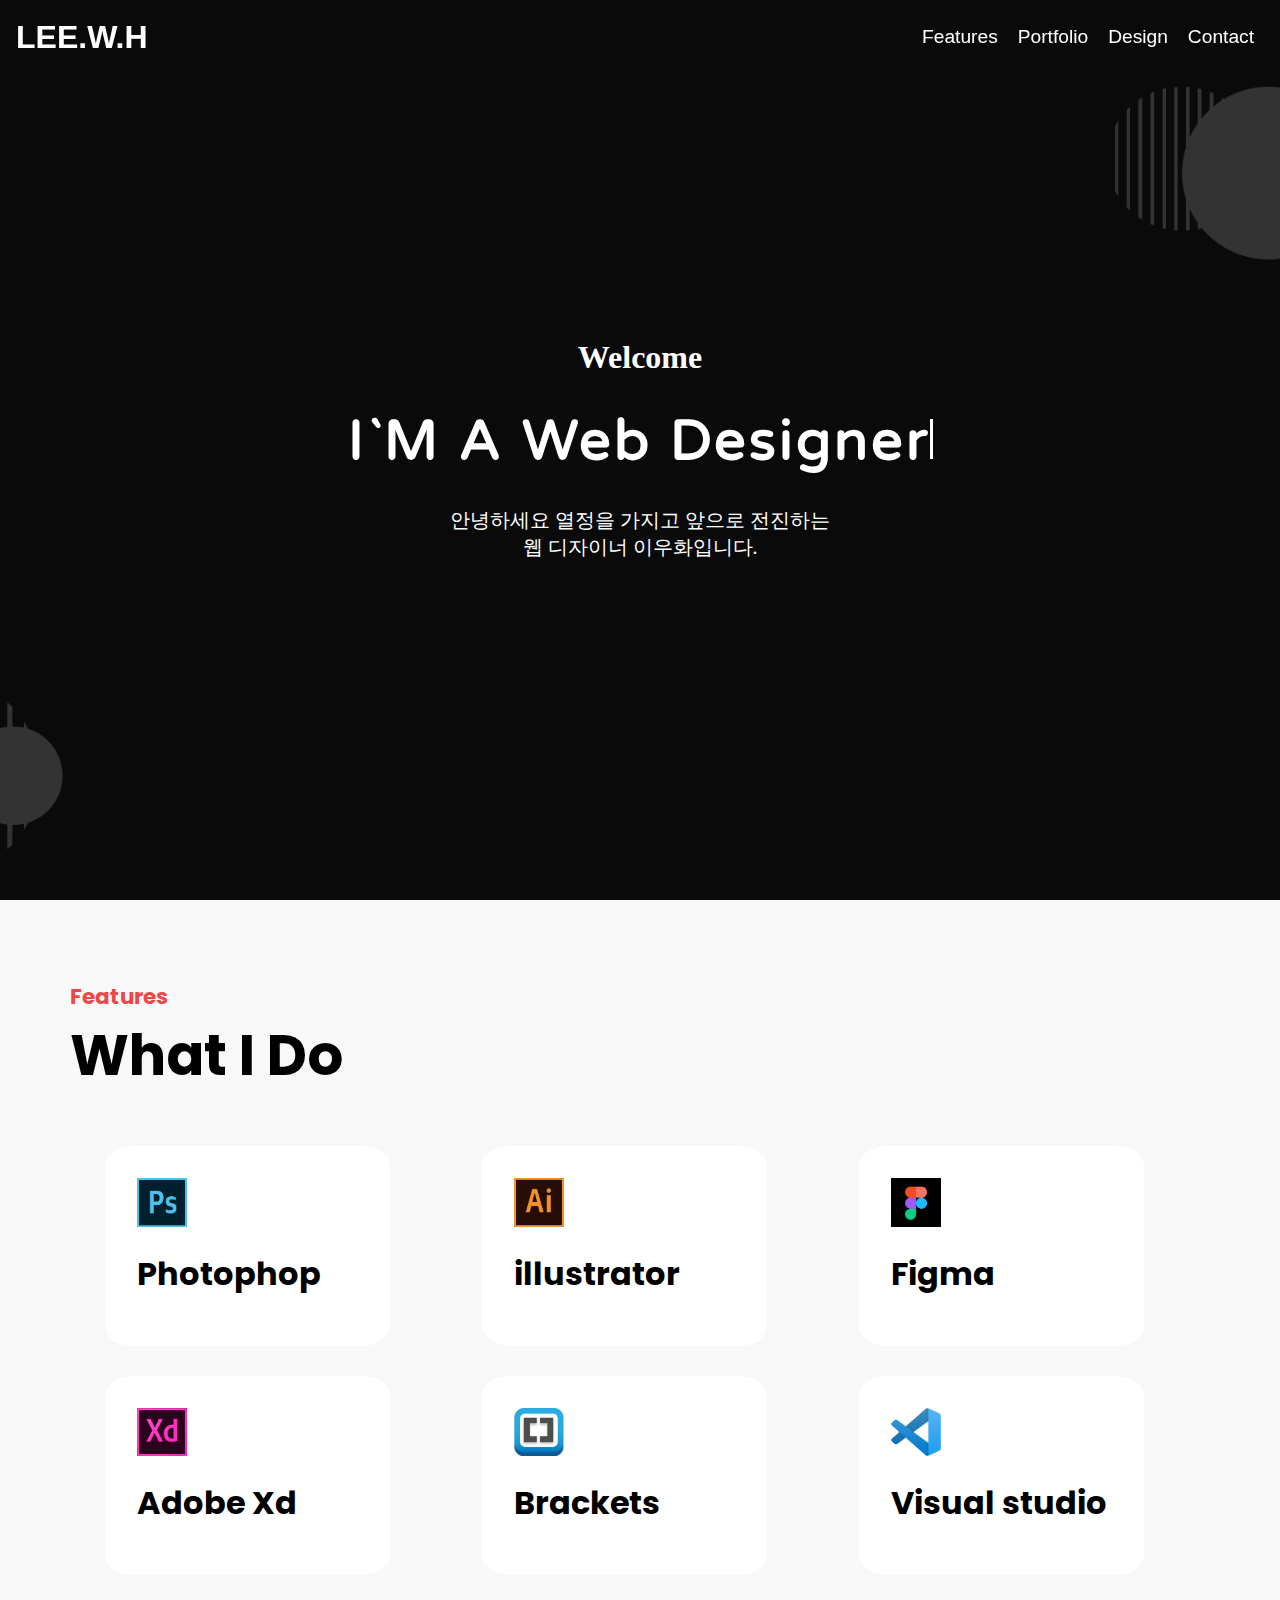
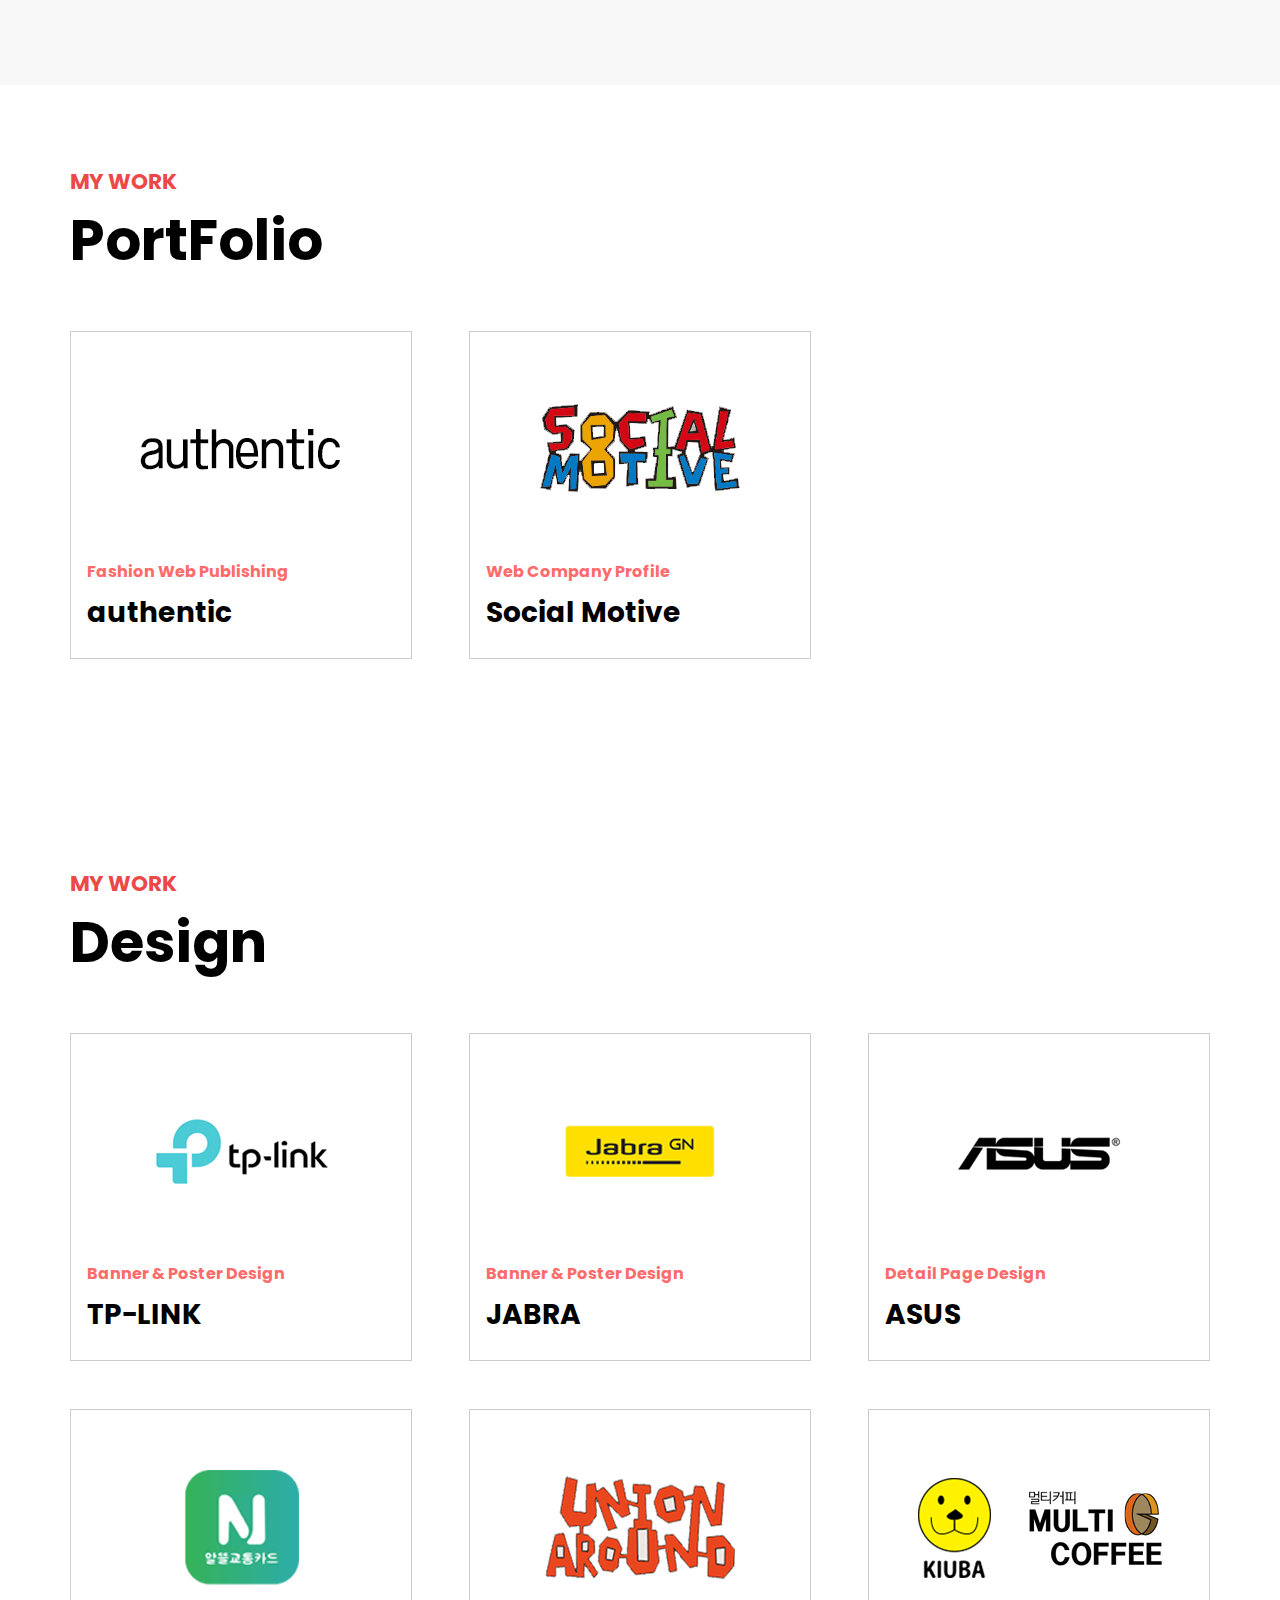
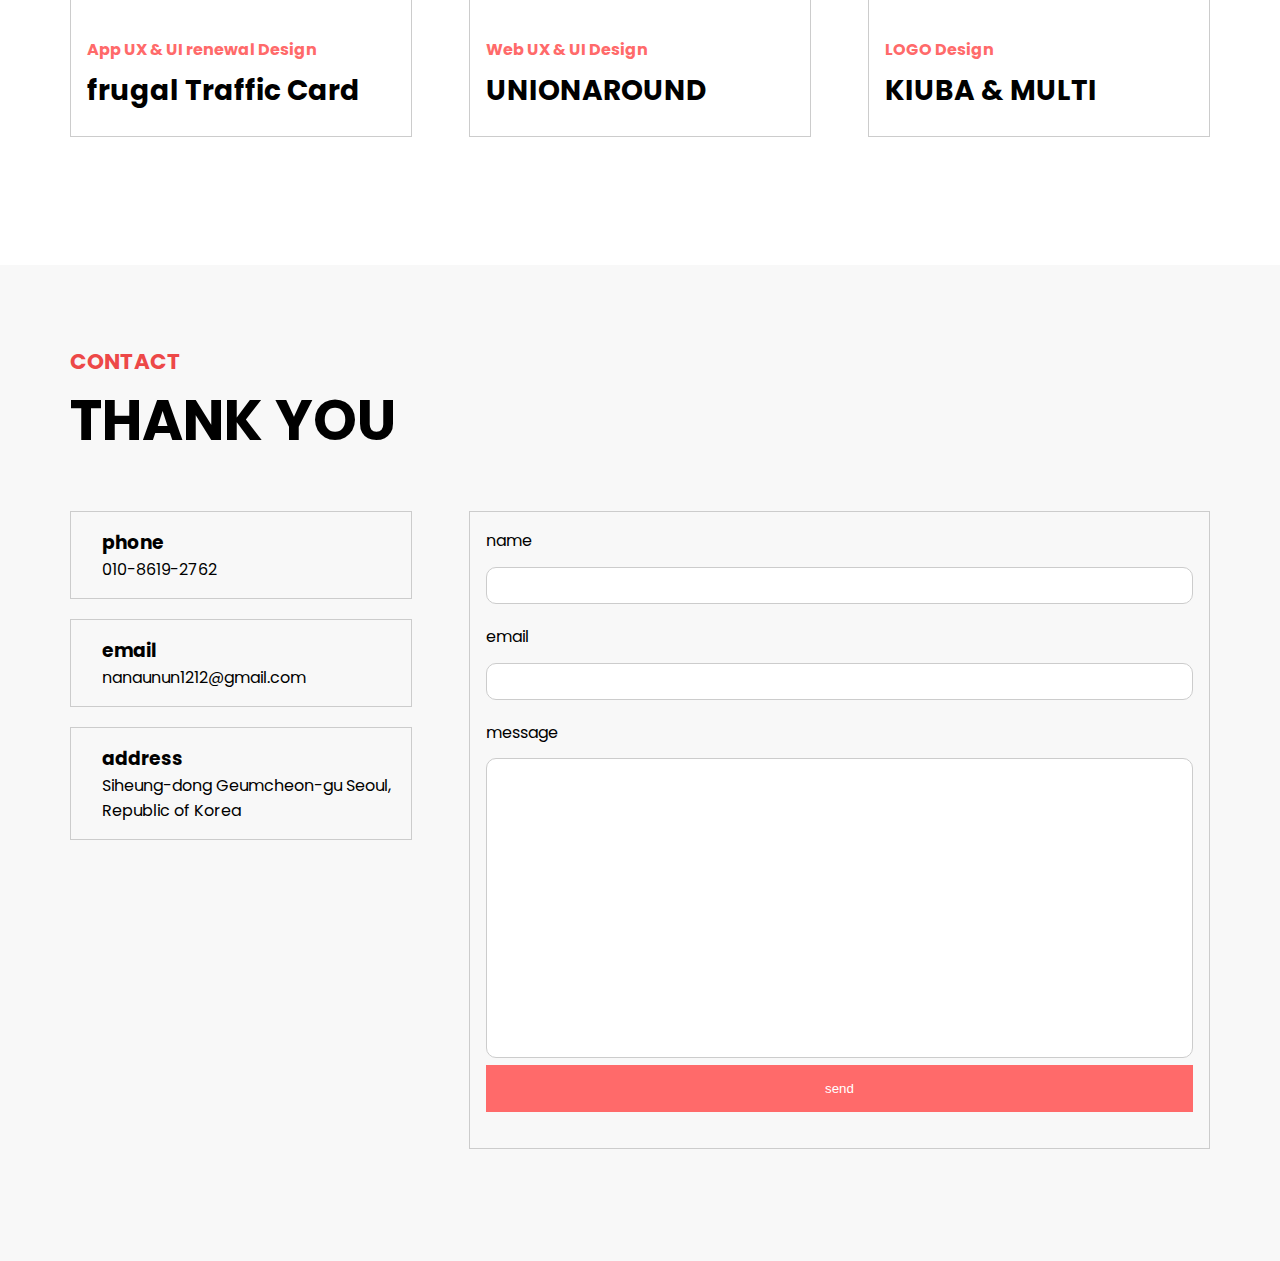
<file: index.html>
<!DOCTYPE html>
<html lang="zxx">
<head>
  <meta charset="UTF-8">
  <meta http-equiv="X-UA-Compatible" content="IE=edge">
  <meta name="viewport" content="width=device-width, initial-scale=1.0">
  <title>이우화 PORTFOLIO</title>
  <link rel="stylesheet" href="https://cdnjs.cloudflare.com/ajax/libs/font-awesome/6.1.1/css/all.min.css" integrity="sha512-KfkfwYDsLkIlwQp6LFnl8zNdLGxu9YAA1QvwINks4PhcElQSvqcyVLLD9aMhXd13uQjoXtEKNosOWaZqXgel0g==" crossorigin="anonymous" referrerpolicy="no-referrer" />
  <link rel="stylesheet" href="style.css">
</head>
<body>
  <!-- header -->
  <header>
    <div class="container">
      <h1>
        <button data-animation-scroll="true" data-target="#main">LEE.W.H</button>
      </h1>
      <nav>
        <ul>
          <li>
            <button data-animation-scroll="true" data-target="#features">
              Features
            </button>
          </li>
          <li>
            <button data-animation-scroll="true" data-target="#portfolio">
              Portfolio
            </button>
          </li>
          <li>
            <button data-animation-scroll="true" data-target="#design">
              Design
            </button>
          </li>
          <li>
            <button data-animation-scroll="true" data-target="#contact">
              Contact
            </button>
          </li>
        </ul>
      </nav>
    </div>
  </header>
  <!-- //end header -->
  <!-- main -->
  <main id="main">
    <div class="container">
      <h4>Welcome</h4>
      <h2 class="active">I`M A <span></span></h2>
      <p><p>안녕하세요 열정을 가지고 앞으로 전진하는 <br>웹 디자이너 이우화입니다.</p></p>
      <!--<button class="download">DOWNLOAD CV</button>-->
      <button class="mouse"><i class="fa-solid fa-computer-mouse"></i></button>
    </div>
  </main>
  <!-- //end Main -->
  <!-- About Me -->
  <!--<section id="about" class="about">
    <div class="container">
      <div class="title">
        <h4>Who Am I</h4>
        <h2>About Me</h2>
      </div>
      <div class="about-self">
        <div class="left">
          <img src="images/meme.jpg" alt="">
        </div>
        <div class="right">
          <h3>Hello, <strong>I`m LEE WOO WHA</strong></h3>
          <p style="font-weight: bold;">BIRTH</p>
          <p>1992.03.23</p>
          <p style="font-weight: bold;">PHONE</p>
          <p>010-8619-2762</p>
          <p style="font-weight: bold;">E-MIAL</p>
          <p>nanaunun1212@gmail.com</p>
          <p style="font-weight: bold;">EDUCATION</p>
          <p>2018 명지전문대학 정보통신공학과 졸업</p>
          
          <!--<div class="social">
            <a href="#">
              <i class="fa-brands fa-facebook"></i>
            </a>
            <a href="#">
              <i class="fa-brands fa-instagram"></i>
            </a>
            <a href="#">
              <i class="fa-brands fa-twitch"></i>
            </a>
            <a href="#">
              <i class="fa-brands fa-youtube"></i>
            </a>-
          </div>
        </div>
      </div>
    </div>
  </section>-->
  <!-- end About Me -->
  <!-- What I Do -->
  <section id="features" class="do">
    <div class="container">
      <div class="title">
        <h4>Features</h4>
        <h2>What I Do</h2>
      </div>
      <div class="do-me">                
        <div class="do-inner">
          <div class="icon">
            <img src="images/PH.jpg" alt="">
          </div>
          <div class="content">
            <h3>Photophop</h3>
          </div>
        </div>        
        <div class="do-inner">
          <div class="icon">
            <img src="images/IL.jpg" alt="">        
          </div>
          <div class="content">
            <h3>illustrator</h3>
          </div>
        </div>
        <div class="do-inner">
          <div class="icon">
            <img src="images/FG.jpg" alt=""> 
          </div>
          <div class="content">
            <h3>Figma</h3>
          </div>
        </div>
        <div class="do-inner">
          <div class="icon">
            <img src="images/XD.jpg" alt="">         
          </div>
          <div class="content">
            <h3>Adobe Xd</h3>
          </div>
        </div>
        <div class="do-inner">
          <div class="icon">
            <img src="images/BR.png" alt="">        
          </div>
          <div class="content">
            <h3>Brackets</h3>
          </div>
        </div>
        <div class="do-inner">
          <div class="icon">
            <img src="images/VI.png" alt="">        
          </div>
          <div class="content">
            <h3>Visual studio</h3>
          </div>
        </div>
      </div>
    </div>  
  </section>
    <!-- PortFolio -->
  <section id="portfolio" class="portfolio">
    <div class="container">
      <div class="title">
        <h4>MY WORK</h4>
        <h2>PortFolio</h2>
      </div>
      <div class="portfolio-me">
        <div class="portfolio-inner">
          <a href="http://astupididea.dothome.co.kr/aaa/index.html" target="_blank" style="cursor: pointer;"><img src="images/authentic.png" alt=""></a>
          <strong>Fashion Web Publishing</strong>
          <h3>authentic</h3>
        </div>
        <div class="portfolio-inner">
          <a href="http://astupididea.dothome.co.kr/a/motive.html" target="_blank" style="cursor: pointer;"><img src="images/social.png" alt=""></a>
          <strong>Web Company Profile</strong>
          <h3>Social Motive</h3>
        </div>
      </div>
    </div>
  </section>
  <!-- //end What I Do -->
  <!-- Background -->
  <!--<div class="bg">
    <a href="http://astupididea.dothome.co.kr/aaa/index.html" target="_blank" style="cursor: pointer;"><img src="images/bg_02.PNG" alt=""></a>
  </div>
  <!-- //end Background-->
  <!-- Design -->
  <section id="design" class="design">
    <div class="container">
      <div class="title">
        <h4>MY WORK</h4>
        <h2>Design</h2>
      </div>
      <div class="design-me">
        <div class="design-inner">
          <a href="#design" onClick="window.open('/html/popup1.html', 'TP-LINK', 'width=630, height=12300, left=800, top=50, scrollbars=0, toolbar=0, menubar=0')"><img src="images/TP1.png" alt=""></a>
          <strong>Banner & Poster Design</strong>
          <h3>TP-LINK</h3>
        </div>
        <div class="design-inner">
          <a href="#design" onClick="window.open('/html/popup2.html', 'JABRA', 'width=630, height=6945, left=800, top=50, scrollbars=0, toolbar=0, menubar=0')"><img src="images/JB_LOGO.png" alt=""></a>
          <strong>Banner & Poster Design</strong>
          <h3>JABRA</h3>
        </div>
        <div class="design-inner">
          <a href="#design" onClick="window.open('/html/popup3.html', 'ASUS', 'width=630, height=7905, left=800, top=50, scrollbars=0, toolbar=0, menubar=0')"><img src="images/ASUS.png" alt=""></a>
          <strong>Detail Page Design</strong>
          <h3>ASUS</h3>
        </div>
        <div class="design-inner">
          <a href="#design" onClick="window.open('/html/popup4.html', 'APP', 'width=1200, height=7565, left=700, top=50, scrollbars=0, toolbar=0, menubar=0')"><img src="images/App.png" alt=""></a>
          <strong>App UX & UI renewal Design</strong>
          <h3>frugal Traffic Card</h3>
        </div>
        <div class="design-inner">
          <a href="#design" onClick="window.open('/html/popup5.html', 'APP', 'width=650, height=7800, left=800, top=50, scrollbars=0, toolbar=0, menubar=0')"><img src="images/UNION.png" alt=""></a>
          <strong>Web UX & UI Design</strong>
          <h3>UNIONAROUND</h3>
        </div>
        <div class="design-inner">
          <a href="#design" onClick="window.open('/html/popup6.html', 'LOGO', 'width=1200, height=2590, left=800, top=50, scrollbars=0, toolbar=0, menubar=0')"><img src="images/LOGO.png" alt=""></a>
          <strong>LOGO Design</strong>
          <h3>KIUBA & MULTI</h3>
        </div>
      </div>
    </div>
  </section>
  <!-- //end PortFolio -->
   <!-- Contact With Me -->
   <section id="contact" class="contact">
    <div class="container">
      <div class="title">
        <h4>CONTACT</h4>
        <h2>THANK YOU</h2>
      </div>
      <div class="contact-me">
        <div class="left">
          <div class="card">
            <div class="icon">
              <i class="fa-solid fa-phone-volume"></i>
            </div>
            <div class="info-text">
              <h3>phone</h3>
              <p>010-8619-2762</p>
            </div>
          </div>
          <div class="card">
            <div class="icon">
              <i class="fa-solid fa-envelope-open-text"></i>
            </div>
            <div class="info-text">
              <h3>email</h3>
              <p>nanaunun1212@gmail.com</p>
            </div>
          </div>
          <div class="card">
            <div class="icon">
              <i class="fa-solid fa-location-crosshairs"></i>
            </div>
            <div class="info-text">
              <h3>address</h3>
              <p>Siheung-dong Geumcheon-gu Seoul, Republic of Korea</p>
            </div>
          </div>
        </div>
        <form class="gform pure-form pure-form-stacked" method="POST" data-email="nanaunun1212@gmail.com"
  action="https://script.google.com/macros/s/AKfycbzQJhjbbpgjtXyiplVcG6cvFEDOU2IdLmvJ2rnMhaQSZy2sbYys7KixJk4Nn1YHC1O4/exec">

        <div class="right">
          <form action="">
            <div class="pure-group">
              <label for="name">name</label>
              <input type="name" id="name" name="name" value="" required>
            </div>
            <div class="pure-group">
              <label for="email">email</label>
              <input type="email" id="email" name="email" value="">
            </div>
            <div class="pure-group">
              <label for="message">message</label>
              <textarea id="message" name="message" value="" required></textarea>
            <button class="button-success pure-button button-xlarge" onclick="return check();">send</button>
          </form>
        </div>
      </div>
    </div>
  </section>
  <!-- end Contact With Me -->
  <!-- script 태그는 수정하지 않습니다. -->

  <script src="script.js"></script>
  <script src="https://ajax.googleapis.com/ajax/libs/jquery/1.12.4/jquery.min.js"></script>
  <script data-cfasync="false" type="text/javascript" src="form-submission-handler.js"></script> 
  <script>

    /*var open_W1 = window.open("/html/popup1.html", "TP-LINK", "width=630, height=12300, left=800, top=50, scrollbars=0, toolbar=0, menubar=0");
    var open_W2 = window.open("/html/popup2.html", "JABRA", "width=630, height=6945, left=800, top=50, scrollbars=0, toolbar=0, menubar=0");*/

    /*var popup = document.querySelector('.portfolio-me');*/
    /*var BackPopup;*/
  
    /*unction clickEvent(e){
      console.log(e.target);
      if(){
      window.open("/html/popup1.html", "TP-LINK", "width=630, height=12300, left=800, top=50, scrollbars=0, toolbar=0, menubar=0");
    }
      else if(e.target == popup[1]){
        window.open("/html/popup2.html", "JABRA", "width=630, height=6945, left=800, top=50, scrollbars=0, toolbar=0, menubar=0"); 
      }
      else if(e.target == popup[2]){
        window.open("/html/popup3.html", "ASUS", "width=630, height=7905, left=800, top=50, scrollbars=0, toolbar=0, menubar=0");
      }
    }
      popup.addEventListener('click', clickEvent);*/
  
      /*if(BackPopup){
        window.open("/html/popup2.html", "JABRA", "width=630, height=6945, left=800, top=50, scrollbars=0, toolbar=0, menubar=0");
    }else{window.open("/html/popup1.html", "TP-LINK", "width=630, height=12300, left=800, top=50, scrollbars=0, toolbar=0, menubar=0");
    }
    BackPopup = this;*/
      //window.open("파일명", "팝업이름", "옵션설정");
      //옵션: left, top, width, height, status, toolbar, location, menubar, scroollbars, fullscreen
      /*window.open("/html/popup1.html", "TP-LINK", "width=630, height=12300, left=800, top=50, scrollbars=0, toolbar=0, menubar=0");*/
 
    /*$(".portfolio-inner:nth-child(2n)").click(function(e){
      e.preventDefault();
      //window.open("파일명", "팝업이름", "옵션설정");
      //옵션: left, top, width, height, status, toolbar, location, menubar, scroollbars, fullscreen
      window.open("/html/popup2.html", "JABRA", "width=630, height=6945, left=800, top=50, scrollbars=0, toolbar=0, menubar=0");
    });*/

  function check() {
    var email = document.getElementById("email").value;
    if (email != "") {
        var exptext = /^[A-Za-z0-9_\.\-]+@[A-Za-z0-9\-]+\.[A-Za-z0-9\-]+/;
        if (exptext.test(email) == false) {
            //이메일 형식이 알파벳+숫자@알파벳+숫자.알파벳+숫자 형식이 아닐경우			
            alert("입력한 메일형식이 올바르지 않습니다.");
            document.formtag.email.focus();
            return false;
        }
    }
    return true;
}

  </script>
</body>
</html>
</file>
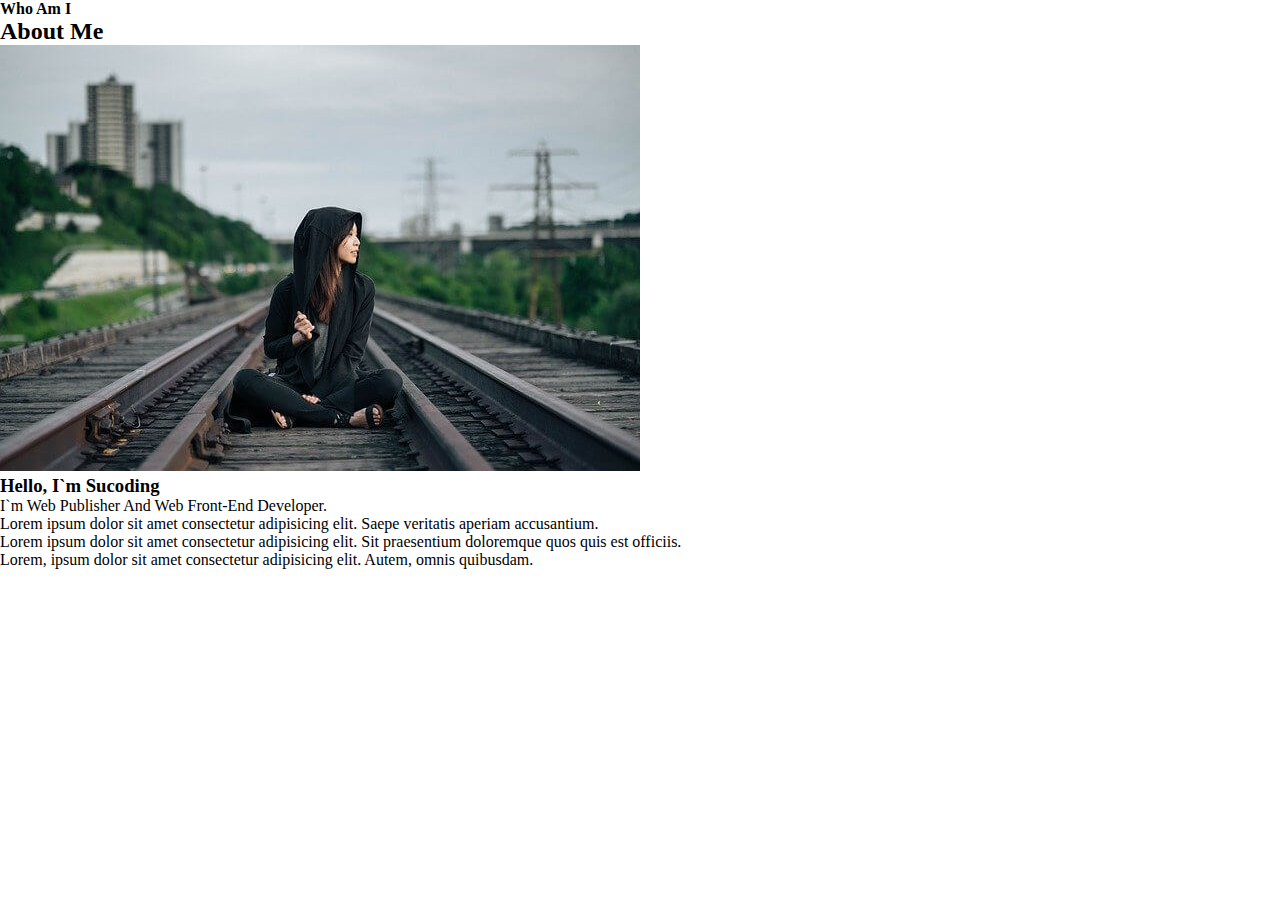
<file: html/about_me.html>
<!DOCTYPE html>
<html lang="ko">
<head>
  <meta charset="UTF-8">
  <meta http-equiv="X-UA-Compatible" content="IE=edge">
  <meta name="viewport" content="width=device-width, initial-scale=1.0">
  <title>About 영역</title>
  <link rel="stylesheet" href="https://cdnjs.cloudflare.com/ajax/libs/font-awesome/6.1.1/css/all.min.css" integrity="sha512-KfkfwYDsLkIlwQp6LFnl8zNdLGxu9YAA1QvwINks4PhcElQSvqcyVLLD9aMhXd13uQjoXtEKNosOWaZqXgel0g==" crossorigin="anonymous" referrerpolicy="no-referrer" />
  <link rel="stylesheet" href="init.css">
</head>
<body>
  <!-- About Me -->
  <section id="about" class="about">
    <div class="container">
      <div class="title">
        <h4>Who Am I</h4>
        <h2>About Me</h2>
      </div>
      <div class="about-self">
        <div class="left">
          <img src="images/me_alone.jpg" alt="">
        </div>
        <div class="right">
          <h3>Hello, <strong>I`m Sucoding</strong></h3>
          <p>I`m Web Publisher And Web Front-End Developer.</p>
          <p>Lorem ipsum dolor sit amet consectetur adipisicing elit. Saepe veritatis aperiam accusantium.</p>
          <p>Lorem ipsum dolor sit amet consectetur adipisicing elit. Sit praesentium doloremque quos quis est officiis.</p>
          <p>Lorem, ipsum dolor sit amet consectetur adipisicing elit. Autem, omnis quibusdam.</p>
          <div class="social">
            <a href="#">
              <i class="fa-brands fa-facebook"></i>
            </a>
            <a href="#">
              <i class="fa-brands fa-instagram"></i>
            </a>
            <a href="#">
              <i class="fa-brands fa-twitch"></i>
            </a>
            <a href="#">
              <i class="fa-brands fa-youtube"></i>
            </a>
          </div>
        </div>
      </div>
    </div>
  </section>
  <!-- end About Me -->
</body>
</html>
</file>
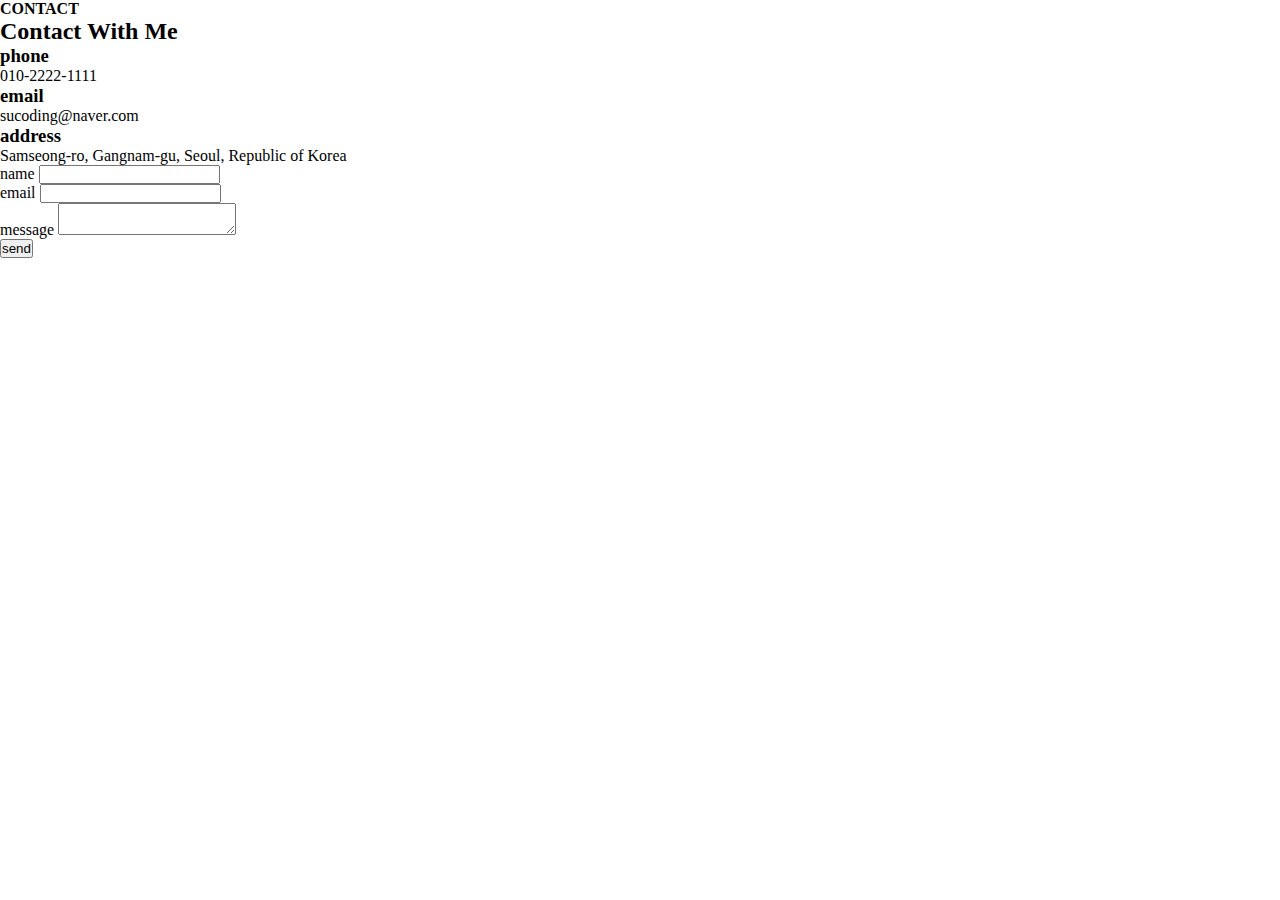
<file: html/contact_with_me.html>
<!DOCTYPE html>
<html lang="ko">
<head>
  <meta charset="UTF-8">
  <meta http-equiv="X-UA-Compatible" content="IE=edge">
  <meta name="viewport" content="width=device-width, initial-scale=1.0">
  <title>Contact With Me</title>
  <link rel="stylesheet" href="https://cdnjs.cloudflare.com/ajax/libs/font-awesome/6.1.1/css/all.min.css" integrity="sha512-KfkfwYDsLkIlwQp6LFnl8zNdLGxu9YAA1QvwINks4PhcElQSvqcyVLLD9aMhXd13uQjoXtEKNosOWaZqXgel0g==" crossorigin="anonymous" referrerpolicy="no-referrer" />  
  <link rel="stylesheet" href="init.css">
<body>
  <!-- Contact With Me -->
  <section id="contact" class="contact">
    <div class="container">
      <div class="title">
        <h4>CONTACT</h4>
        <h2>Contact With Me</h2>
      </div>
      <div class="contact-me">
        <div class="left">
          <div class="card">
            <div class="icon">
              <i class="fa-solid fa-phone-volume"></i>
            </div>
            <div class="info-text">
              <h3>phone</h3>
              <p>010-2222-1111</p>
            </div>
          </div>
          <div class="card">
            <div class="icon">
              <i class="fa-solid fa-envelope-open-text"></i>
            </div>
            <div class="info-text">
              <h3>email</h3>
              <p>sucoding@naver.com</p>
            </div>
          </div>
          <div class="card">
            <div class="icon">
              <i class="fa-solid fa-location-crosshairs"></i>
            </div>
            <div class="info-text">
              <h3>address</h3>
              <p>Samseong-ro, Gangnam-gu, Seoul, Republic of Korea</p>
            </div>
          </div>
        </div>
        <div class="right">
          <form action="#">
            <div class="form-group">
              <label for="name">name</label>
              <input type="text" id="name">
            </div>
            <div class="form-group">
              <label for="email">email</label>
              <input type="text" id="email">
            </div>
            <div class="form-group">
              <label for="msg">message</label>
              <textarea id="msg"></textarea>
            </div>
            <button>send</button>
          </form>
        </div>
      </div>
    </div>
  </section>
  <!-- end Contact With Me -->
</body>
</html>
</file>
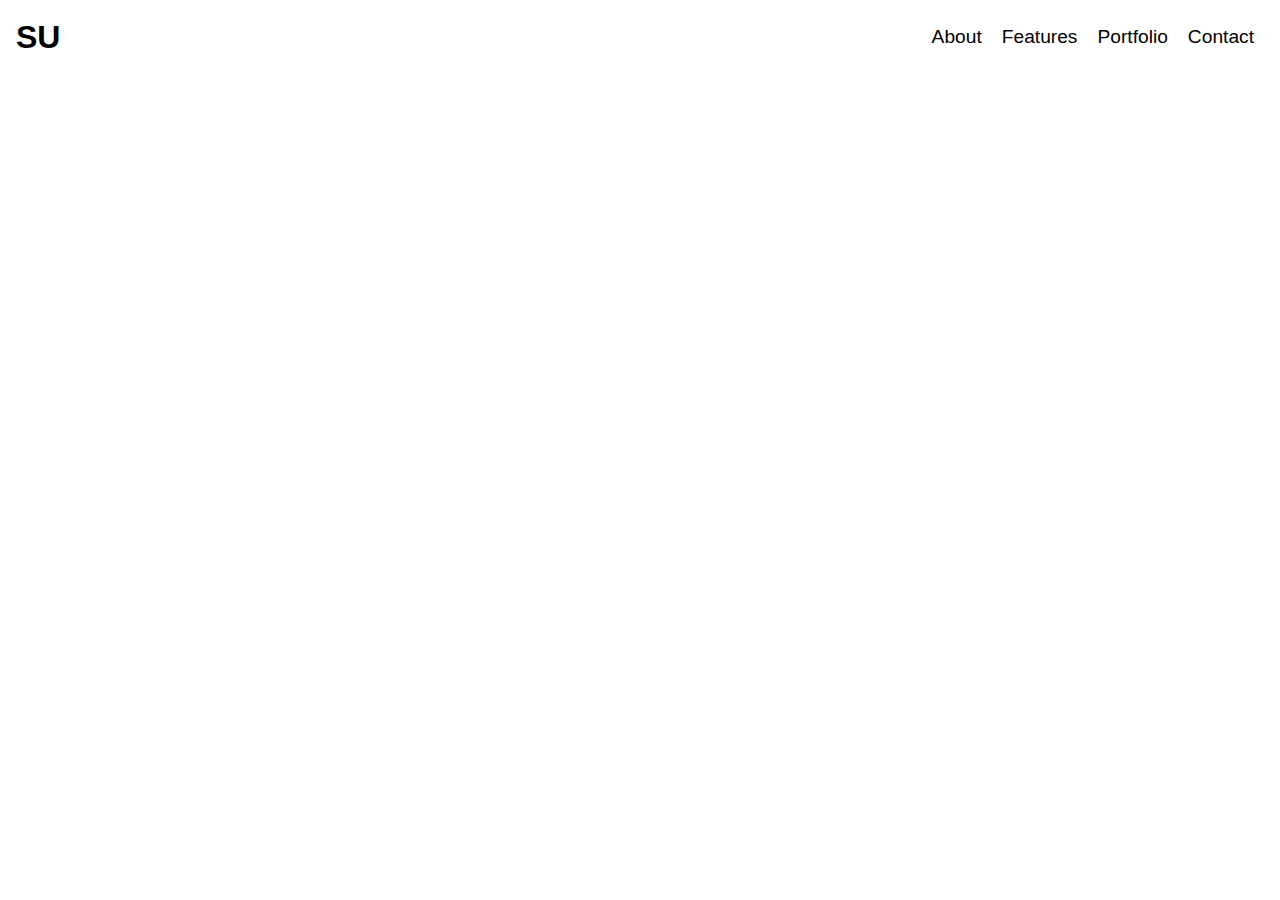
<file: html/header.html>
<!DOCTYPE html>
<html lang="ko">
<head>
  <meta charset="UTF-8">
  <meta http-equiv="X-UA-Compatible" content="IE=edge">
  <meta name="viewport" content="width=device-width, initial-scale=1.0">
  <title>헤더 영역</title>
  <link rel="stylesheet" href="../css/header.css">
</head>
<body>
  <!-- header -->
  <header>
    <div class="container">
      <h1>
        <button>SU</button>
      </h1>
      <nav>
        <ul>
          <li>
            <button>About</button>
          </li>
          <li>
            <button>Features</button>
          </li>
          <li>
            <button>Portfolio</button>
          </li>
          <li>
            <button>Contact</button>
          </li>
        </ul>
      </nav>
    </div>
  </header>
  <!-- //end header -->
</body>
</html>
</file>
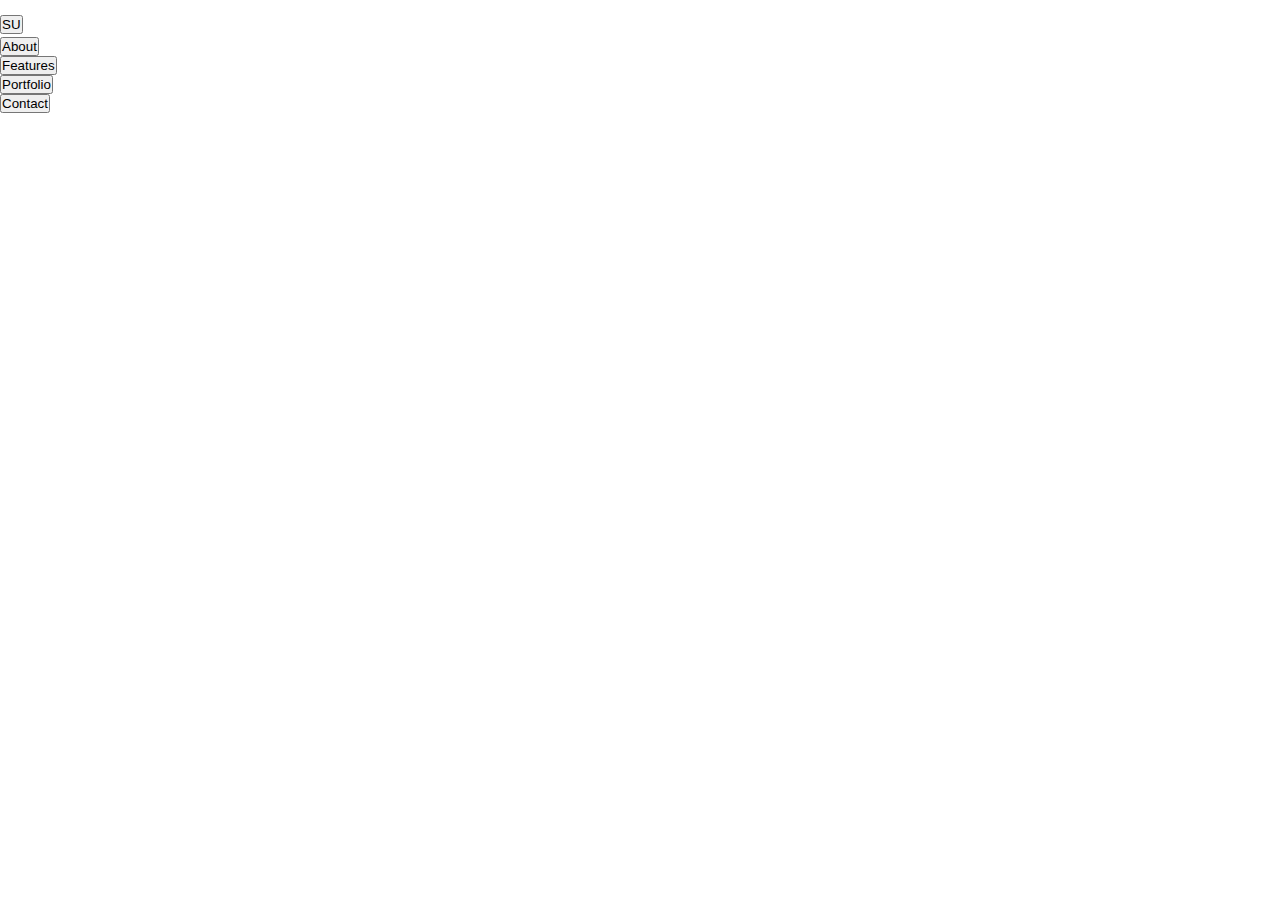
<file: html/header_move.html>
<!DOCTYPE html>
<html lang="ko">
<head>
  <meta charset="UTF-8">
  <meta http-equiv="X-UA-Compatible" content="IE=edge">
  <meta name="viewport" content="width=device-width, initial-scale=1.0">
  <title>헤더 영역</title>
  <link rel="stylesheet" href="init.css">
</head>
<body>
  <!-- header -->
  <header>
    <div class="container">
      <h1>
        <button>SU</button>
      </h1>
      <nav>
        <ul>
          <li>
            <button data-animation-scroll="true" data-target="#about">
              About
            </button>
          </li>
          <li>
            <button data-animation-scroll="true" data-target="#features">
              Features
            </button>
          </li>
          <li>
            <button data-animation-scroll="true" data-target="#portfolio">
              Portfolio
            </button>
          </li>
          <li>
            <button data-animation-scroll="true" data-target="#contact">
              Contact
            </button>
          </li>
        </ul>
      </nav>
    </div>
  </header>
  <!-- //end header -->
</body>
</html>
</file>
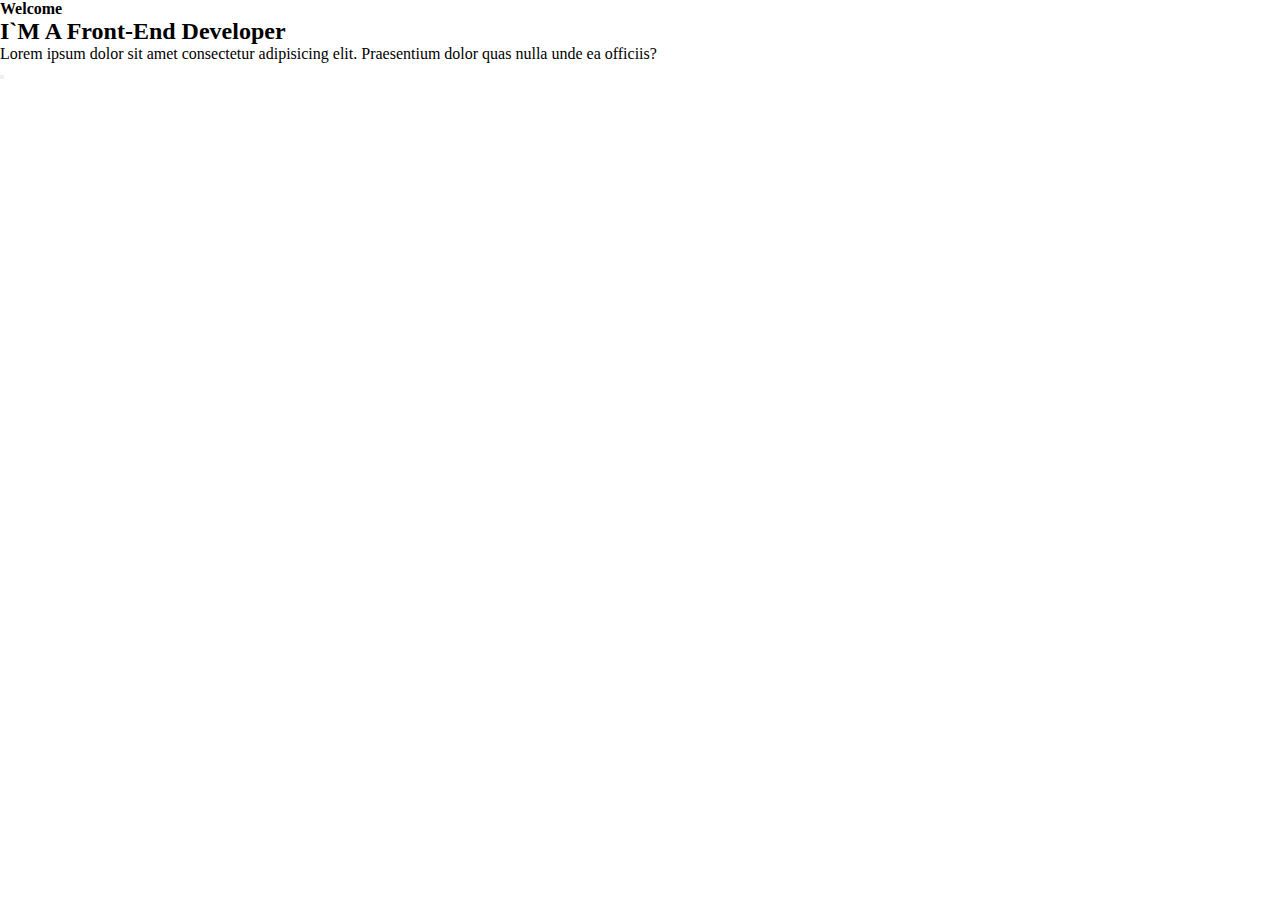
<file: html/main.html>
<!DOCTYPE html>
<html lang="ko">
<head>
  <meta charset="UTF-8">
  <meta http-equiv="X-UA-Compatible" content="IE=edge">
  <meta name="viewport" content="width=device-width, initial-scale=1.0">
  <title>메인 영역</title>
  <link rel="stylesheet" href="init.css">
</head>
<body>
   <!-- main -->
   <main id="main">
    <div class="container">
      <h4>Welcome</h4>
      <!-- 13.10.1에서 span 태그의 내용이 비워집니다. -->
      <h2>I`M A <span>Front-End Developer</span></h2>
      <p>Lorem ipsum dolor sit amet consectetur adipisicing elit. Praesentium dolor quas nulla unde ea officiis?</p>
      <!--<button class="download">DOWNLOAD CV</button>-->
      <button class="mouse"><i class="fa-solid fa-computer-mouse"></i></button>
    </div>
  </main>
  <!-- //end Main -->
</body>
</html>
</file>
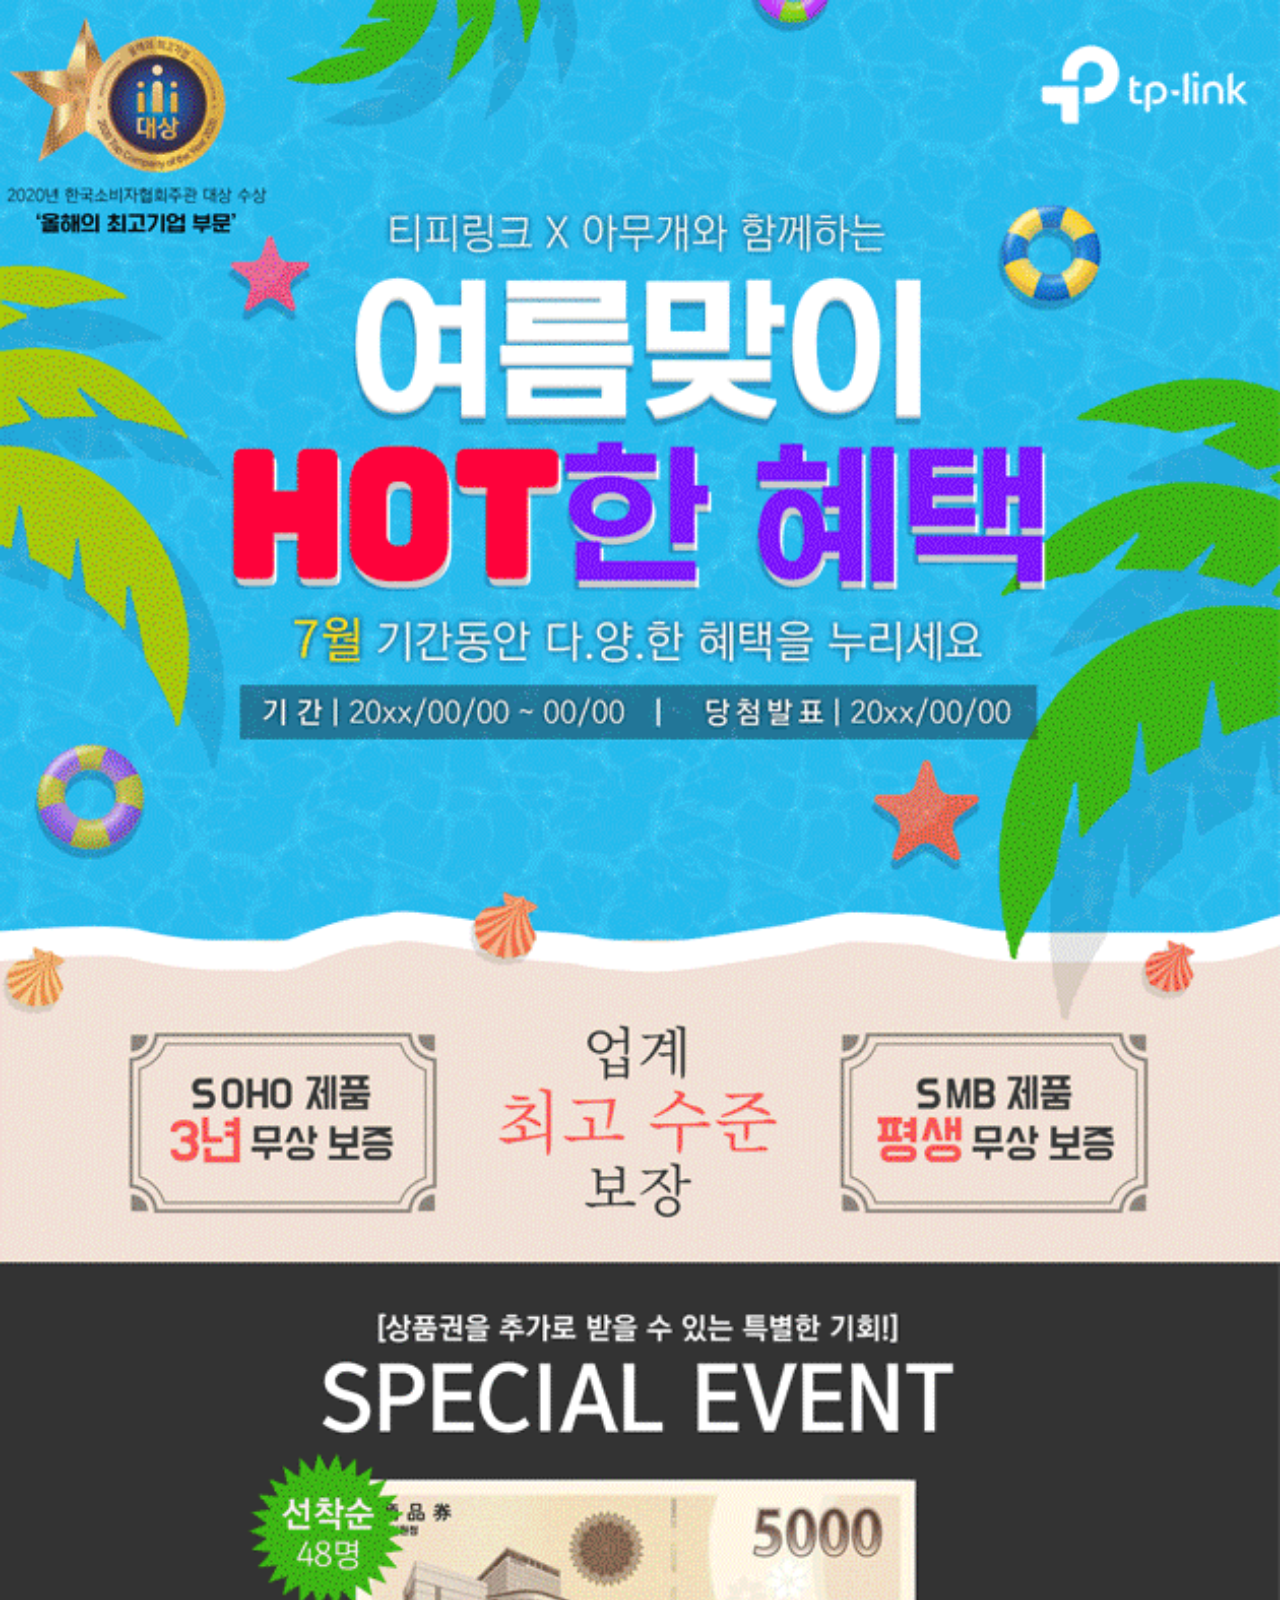
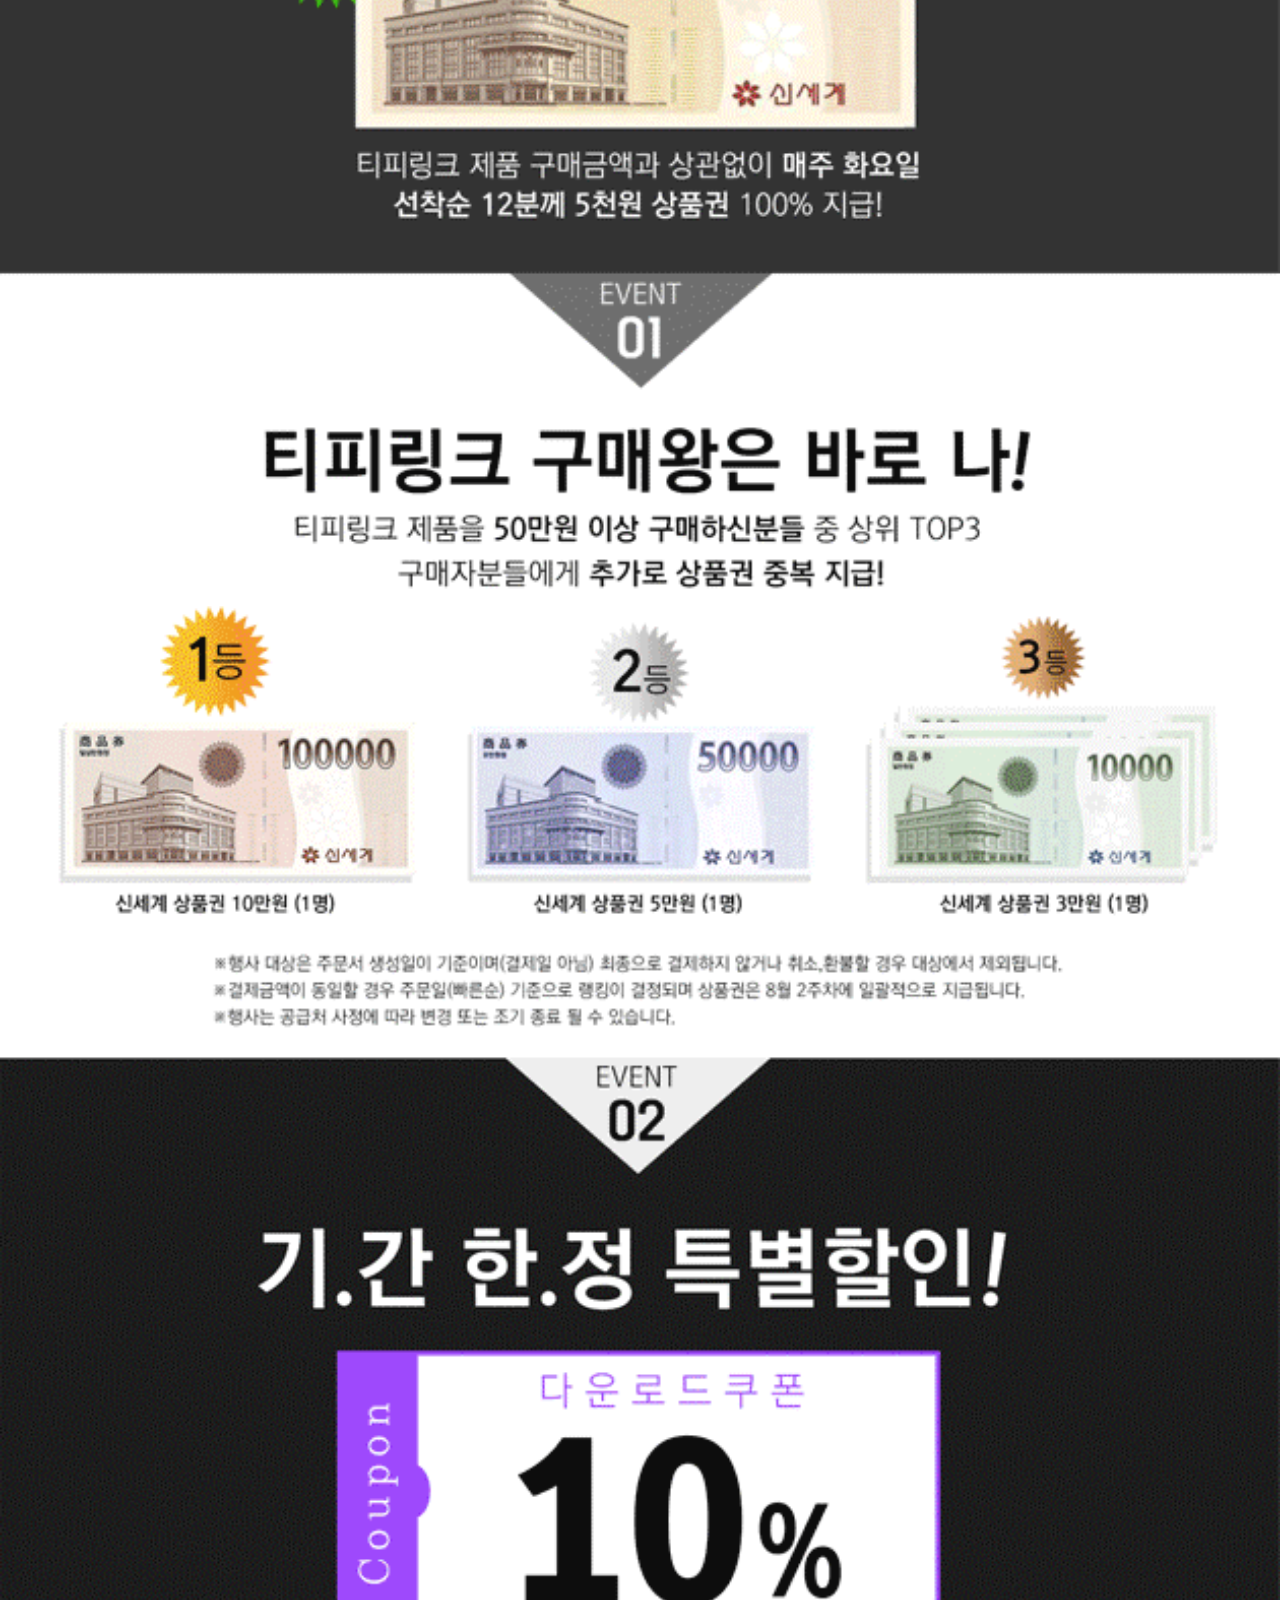
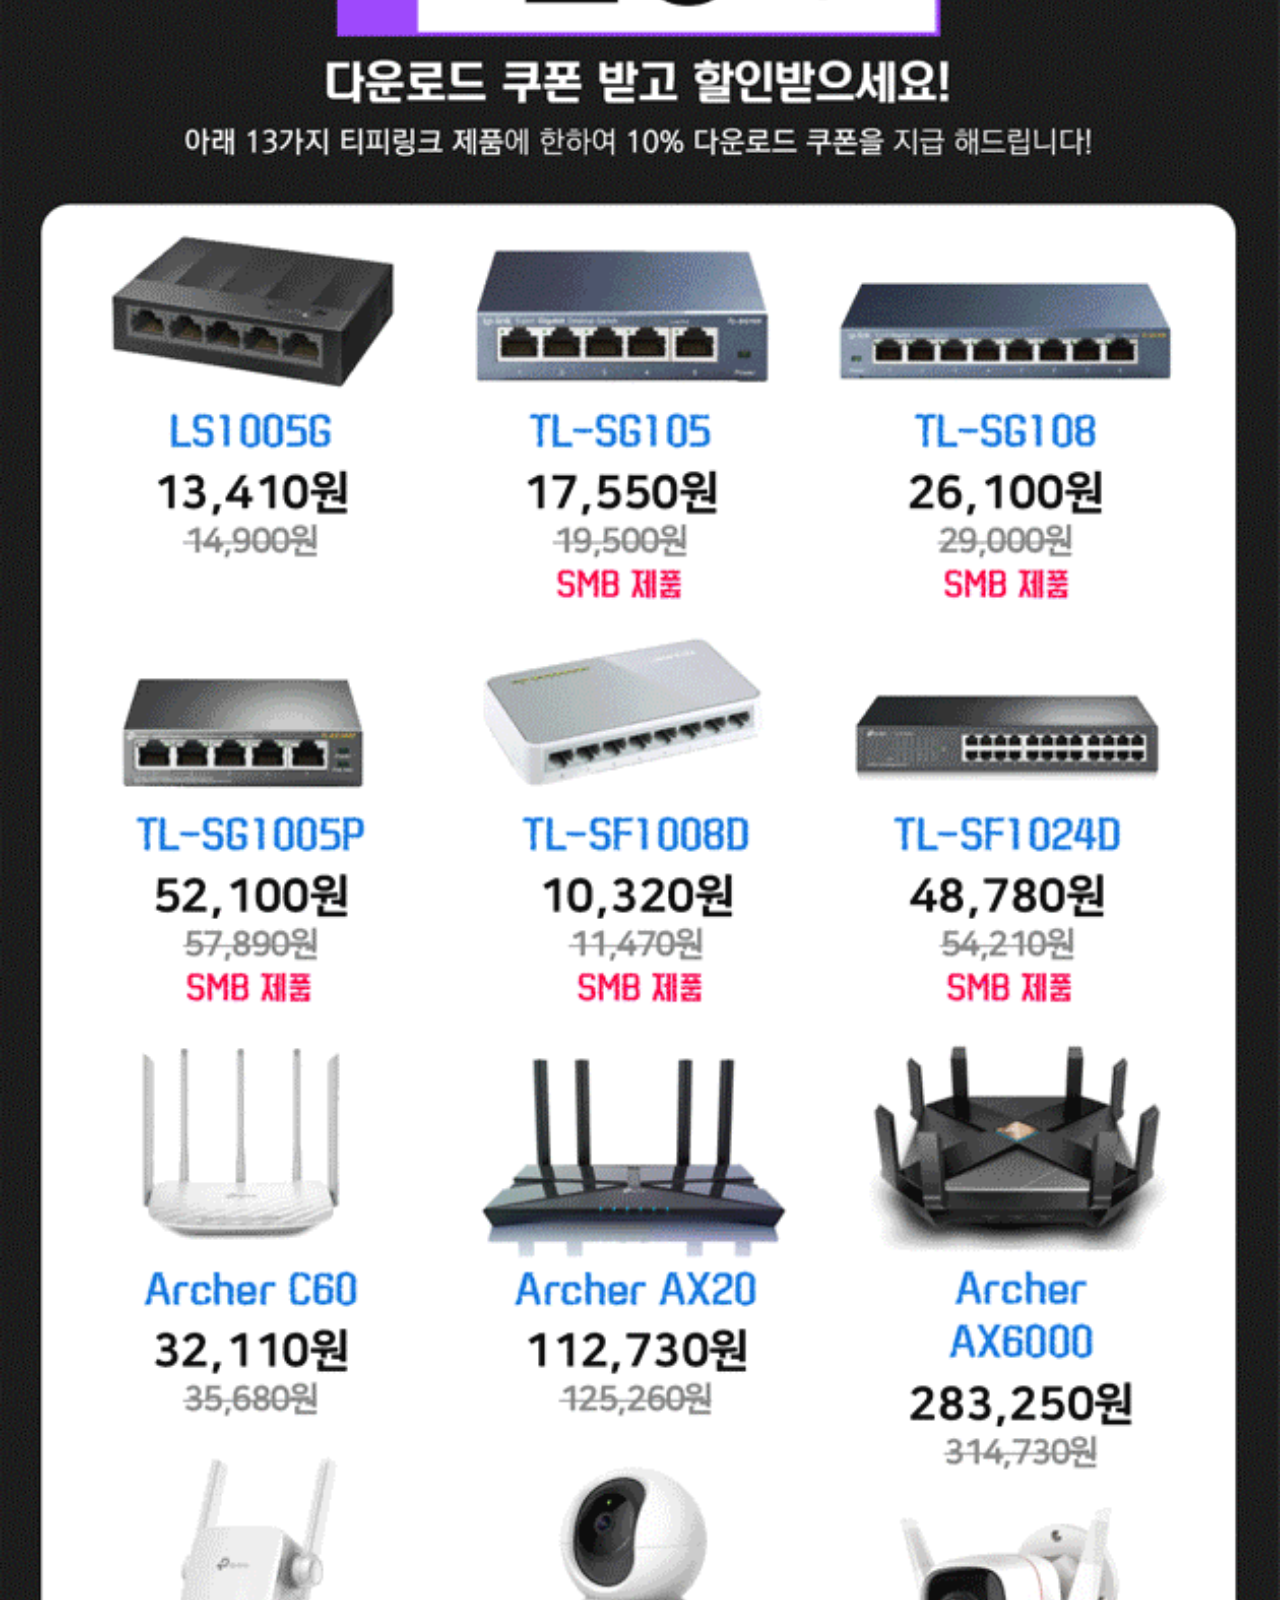
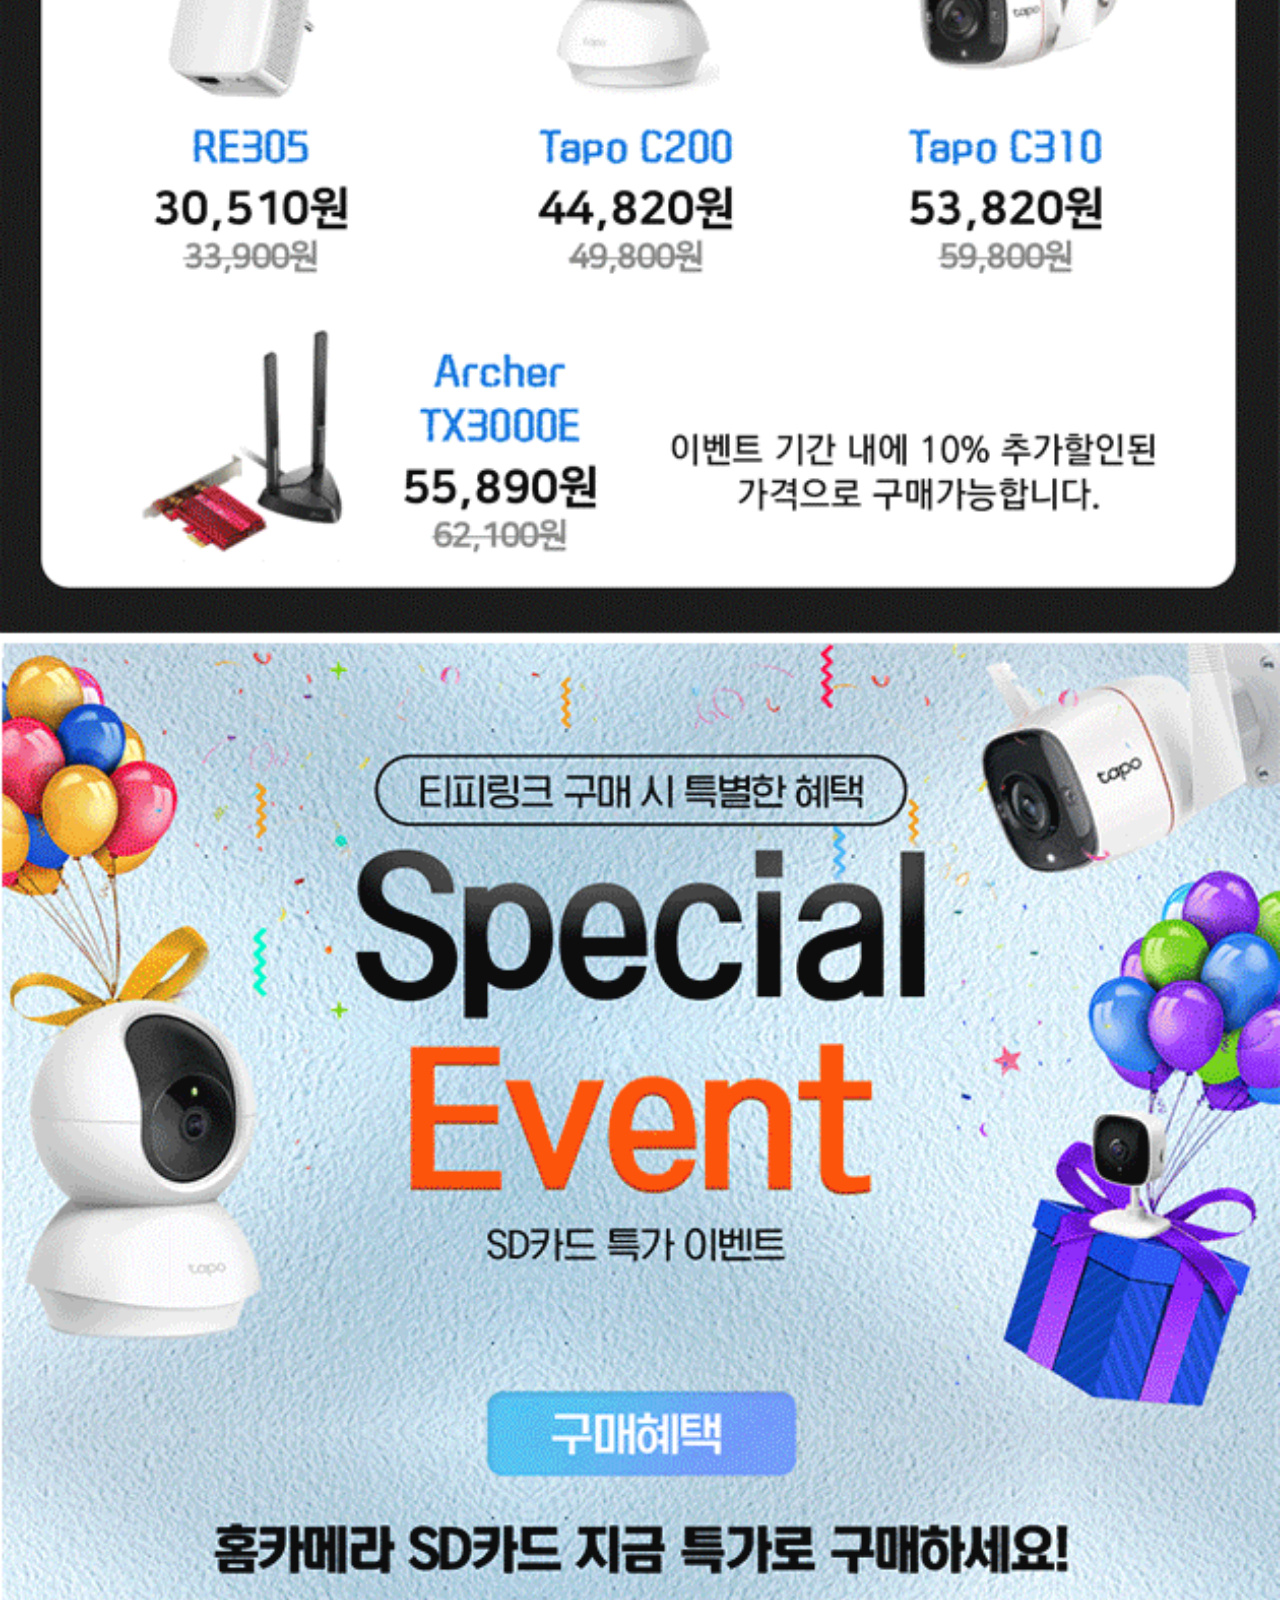
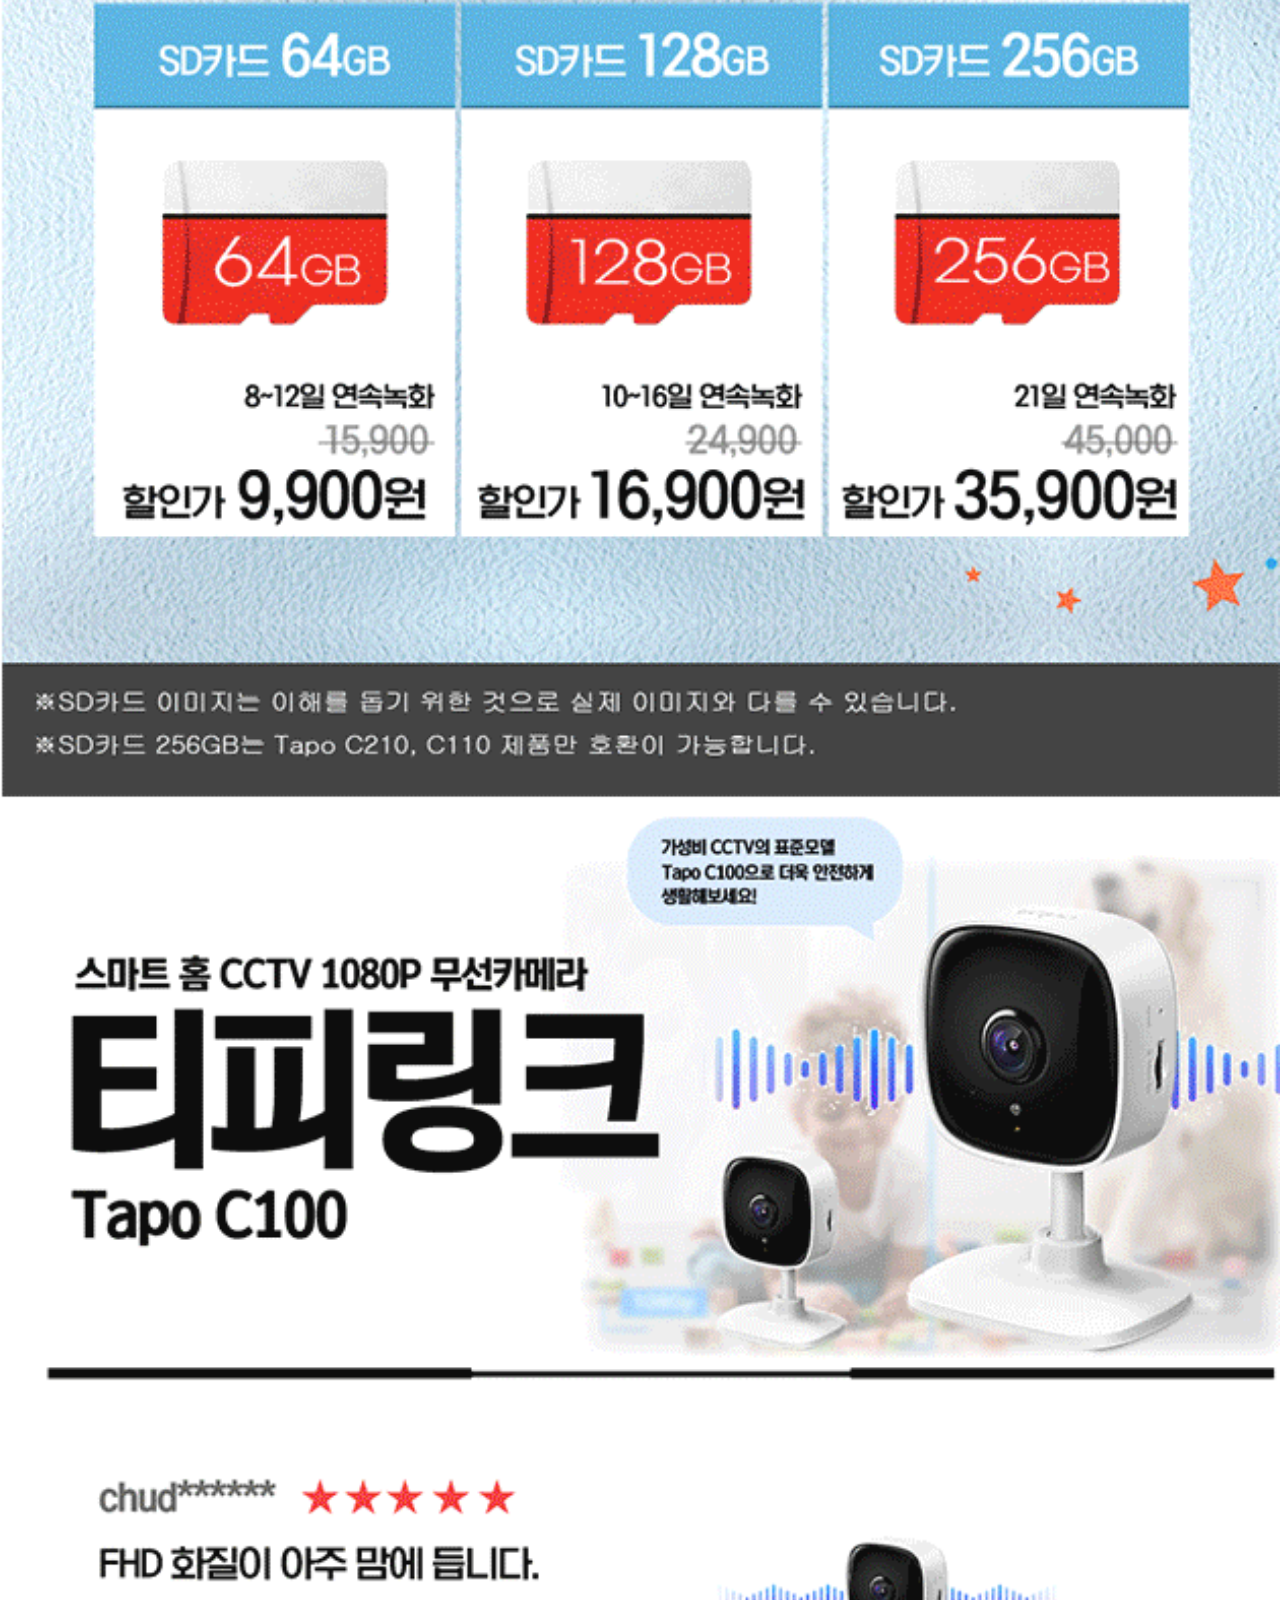
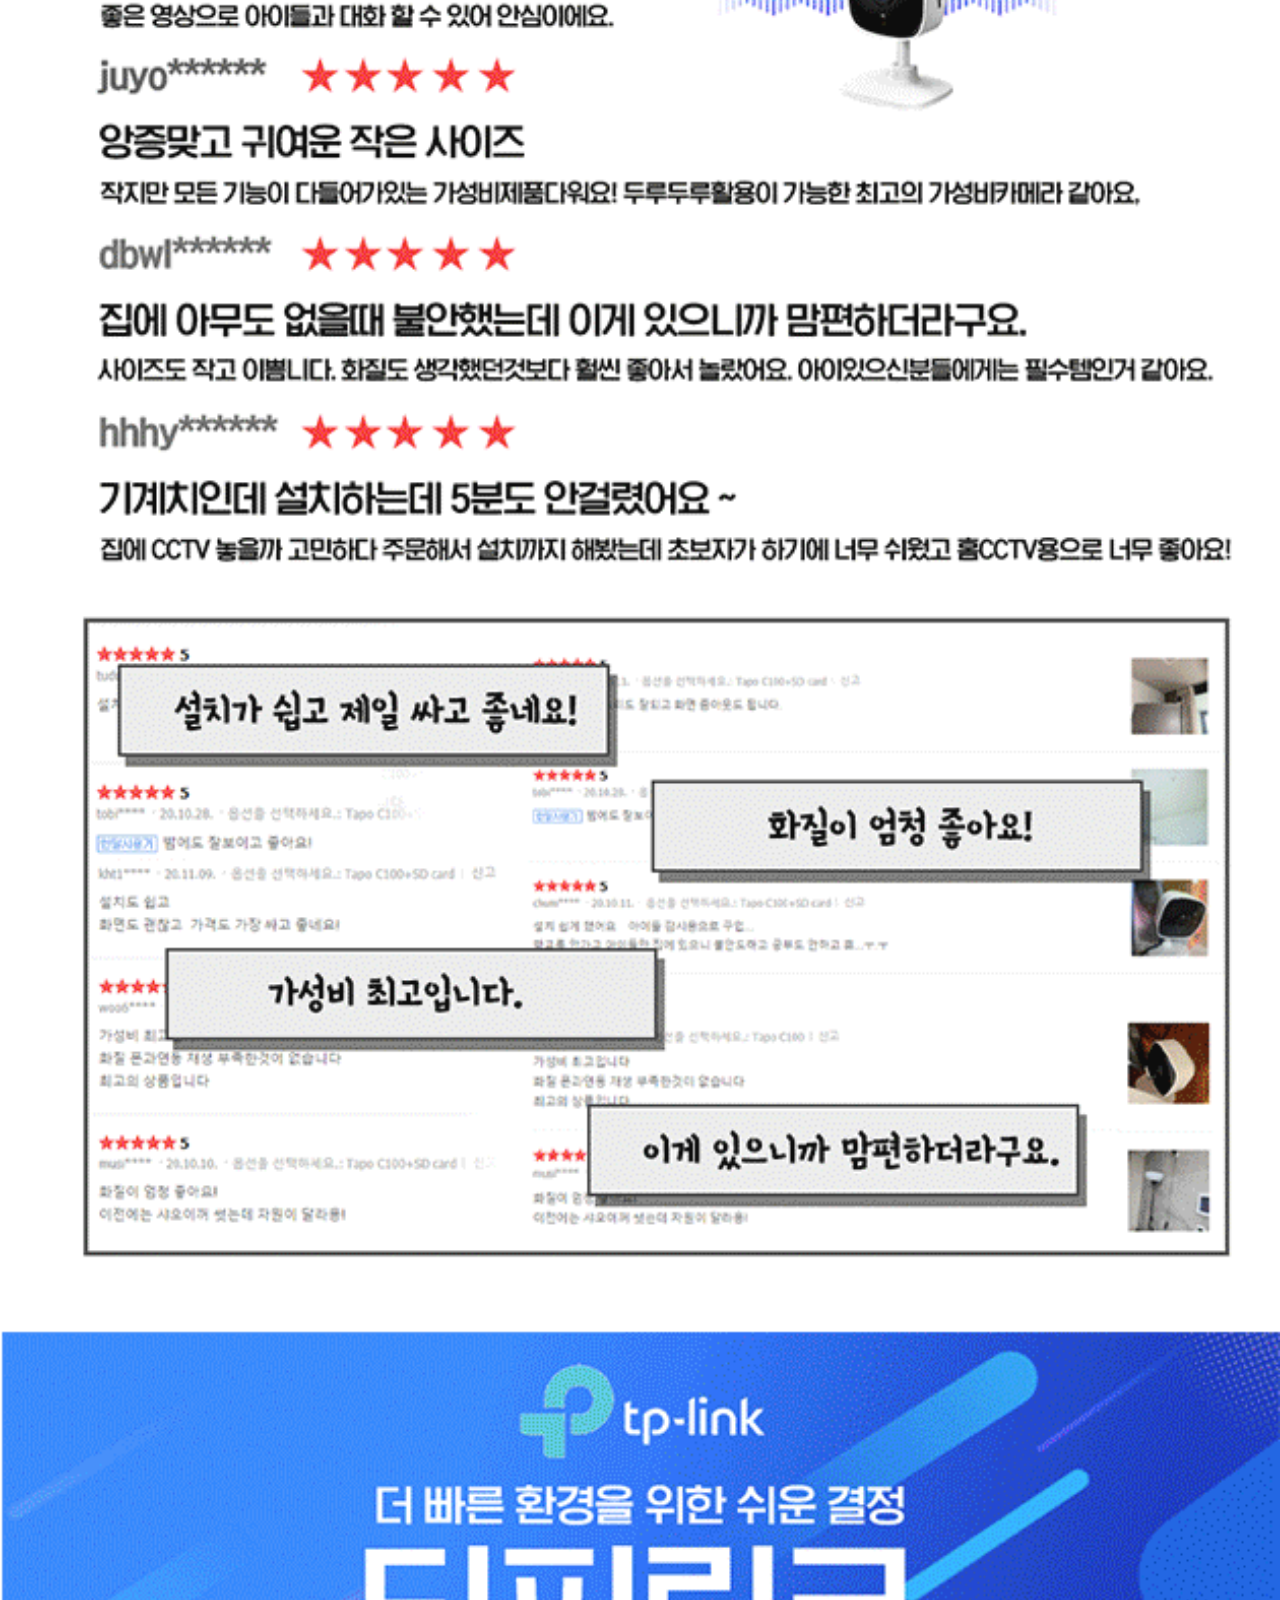
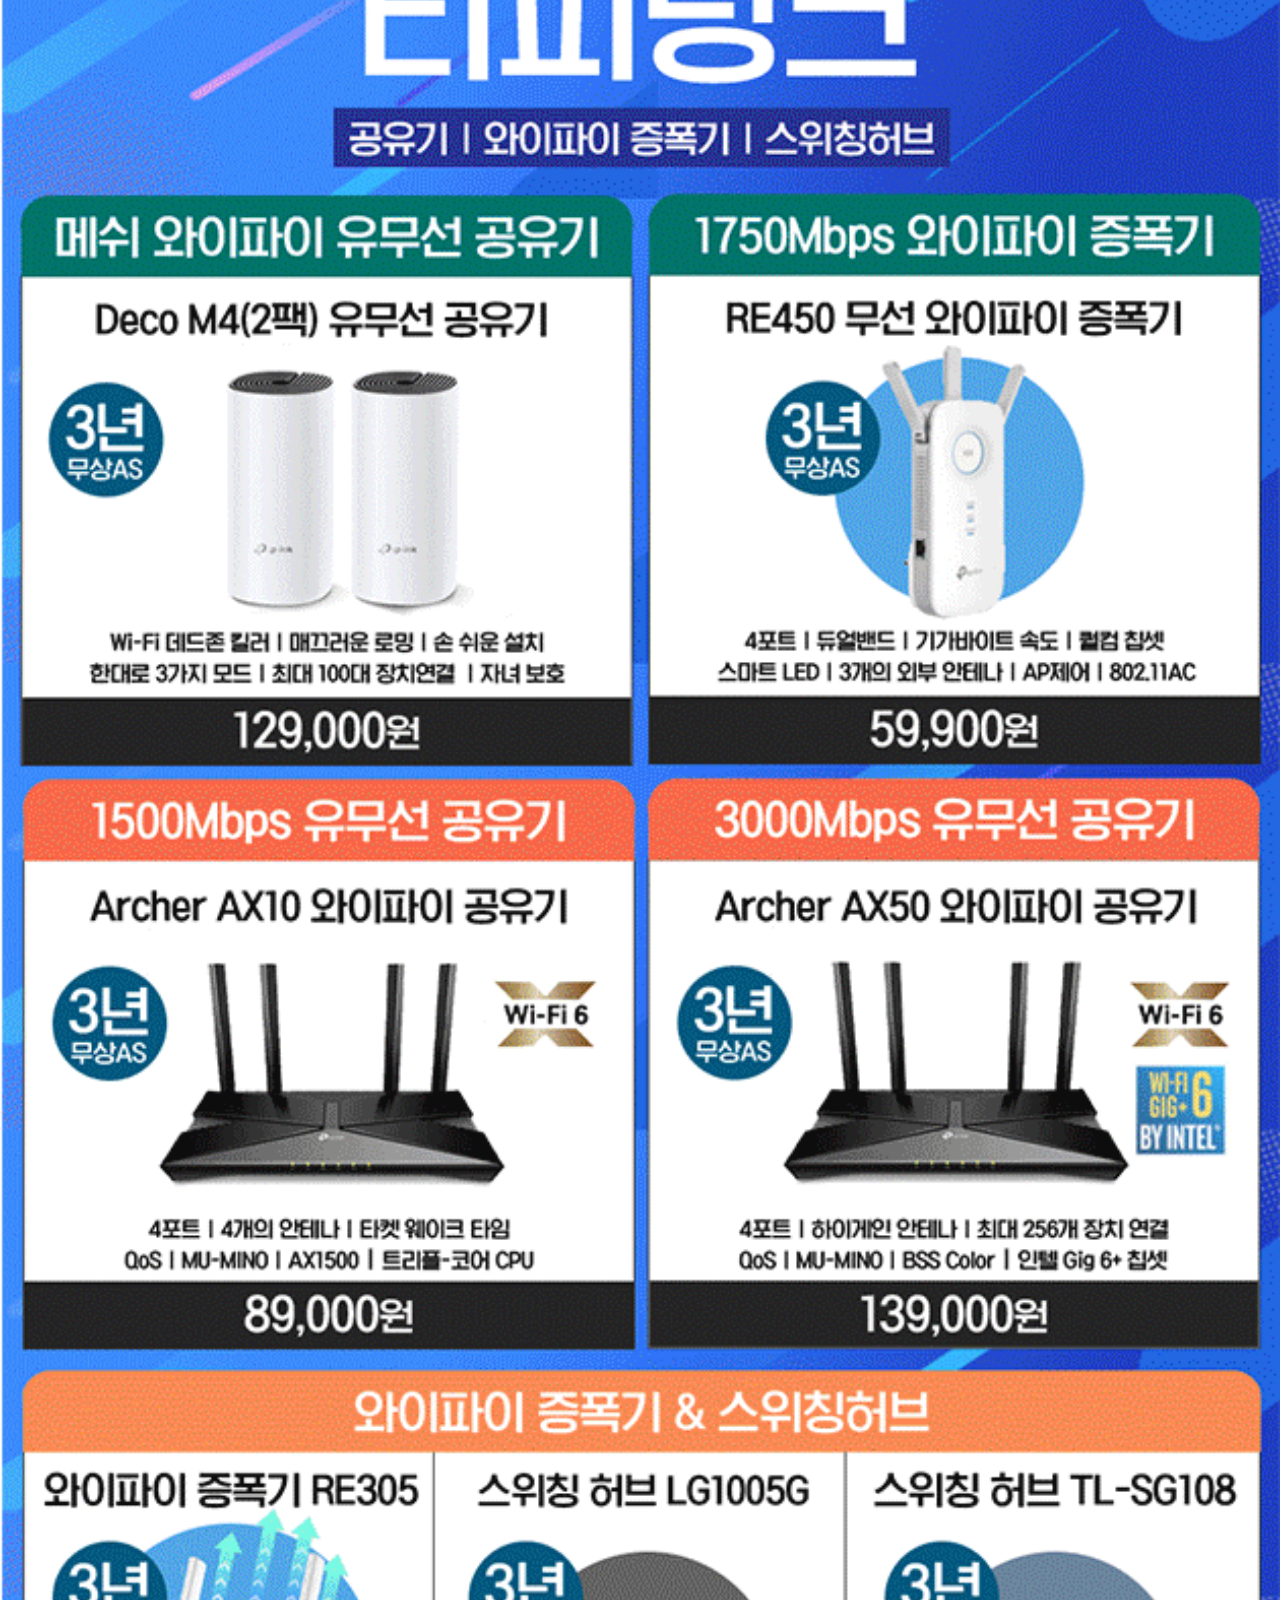
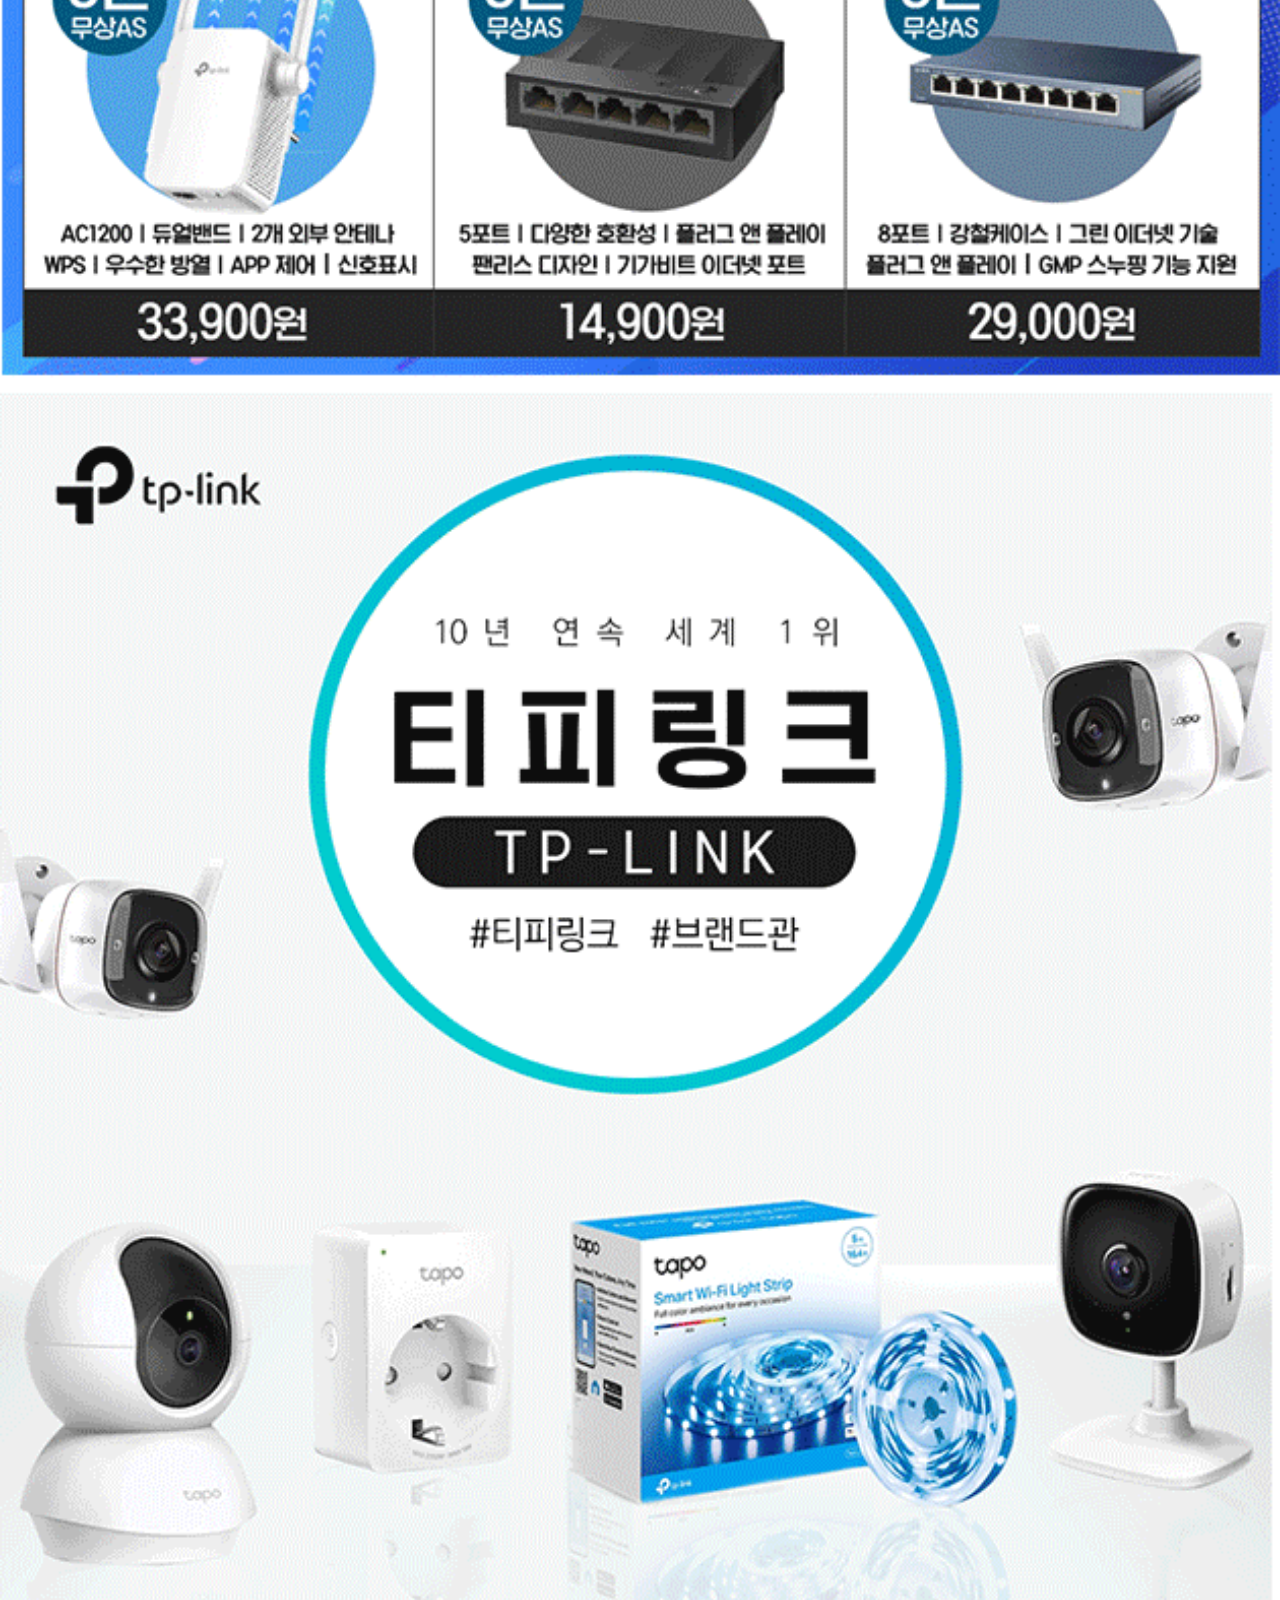
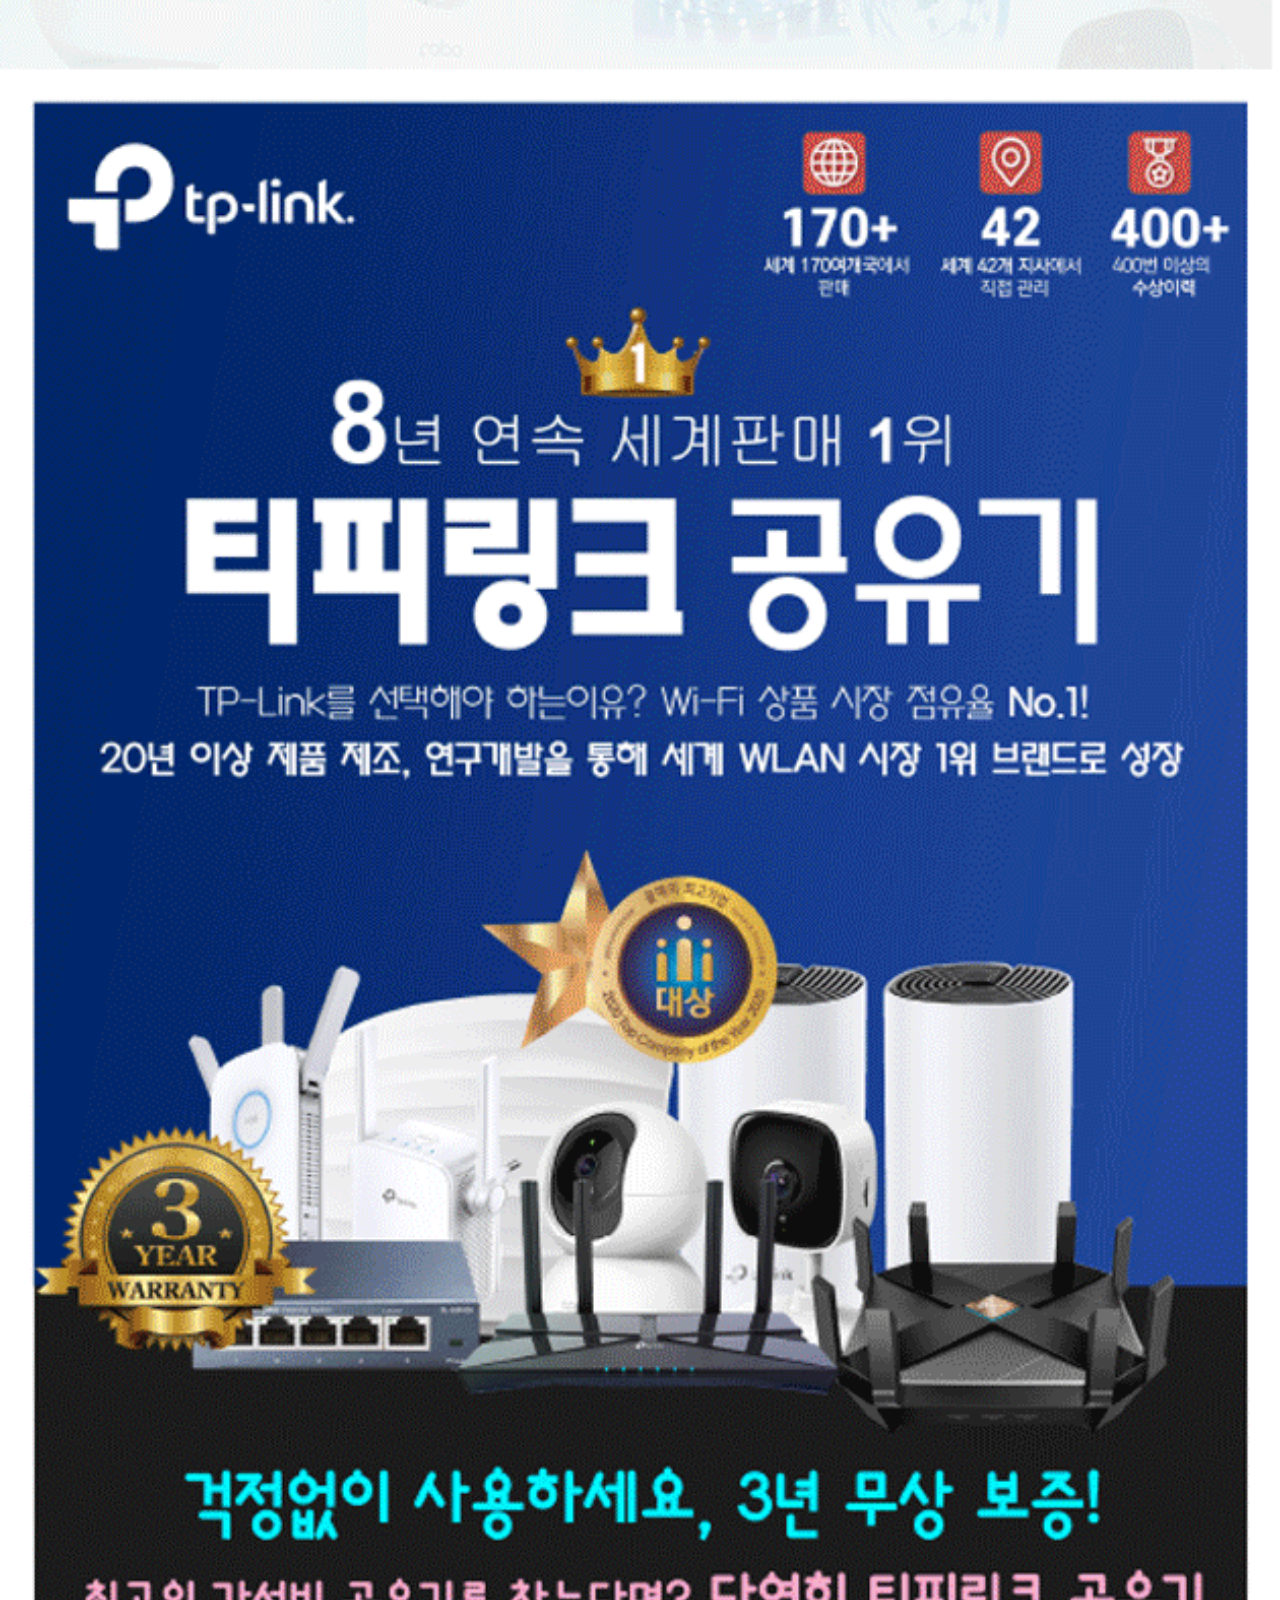
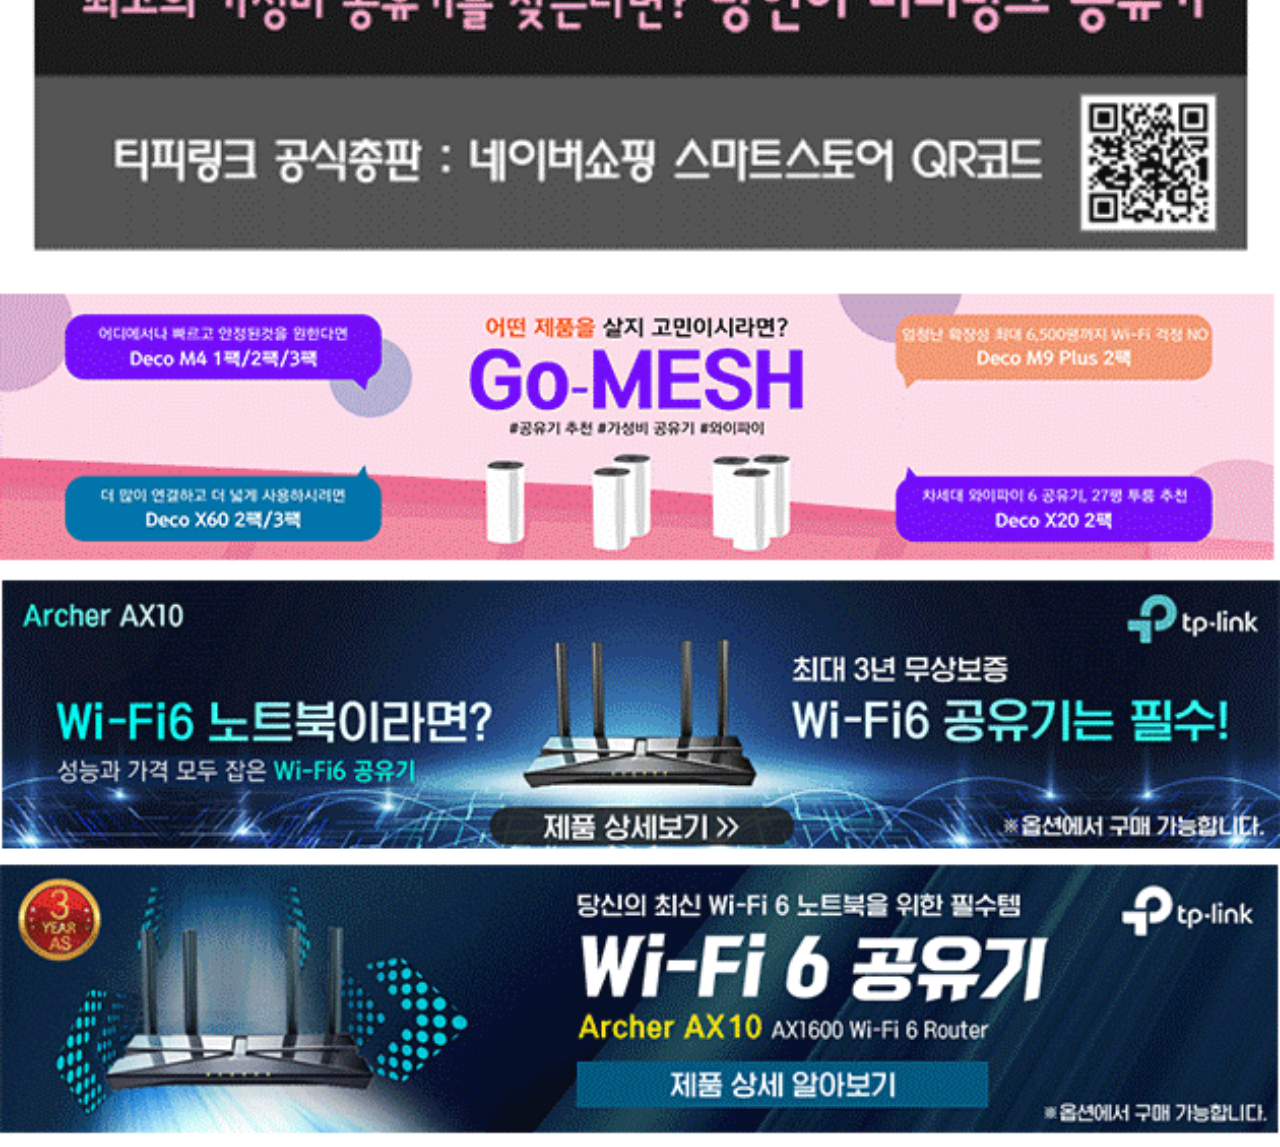
<file: html/popup1.html>
<!DOCTYPE html>
<html lang="zxx">
<head>
  <meta charset="UTF-8">
  <meta http-equiv="X-UA-Compatible" content="IE=edge">
  <meta name="viewport" content="width=device-width, initial-scale=1.0">
  <title>TP-LINK</title>
  <style>
    * {margin: 0; padding: 0;}
    img {width: 100%;}
  </style>
</head>
<body>
    <div>
        <img src="/images/TP.png" alt="">
    </div>
</body>
</html>
</file>
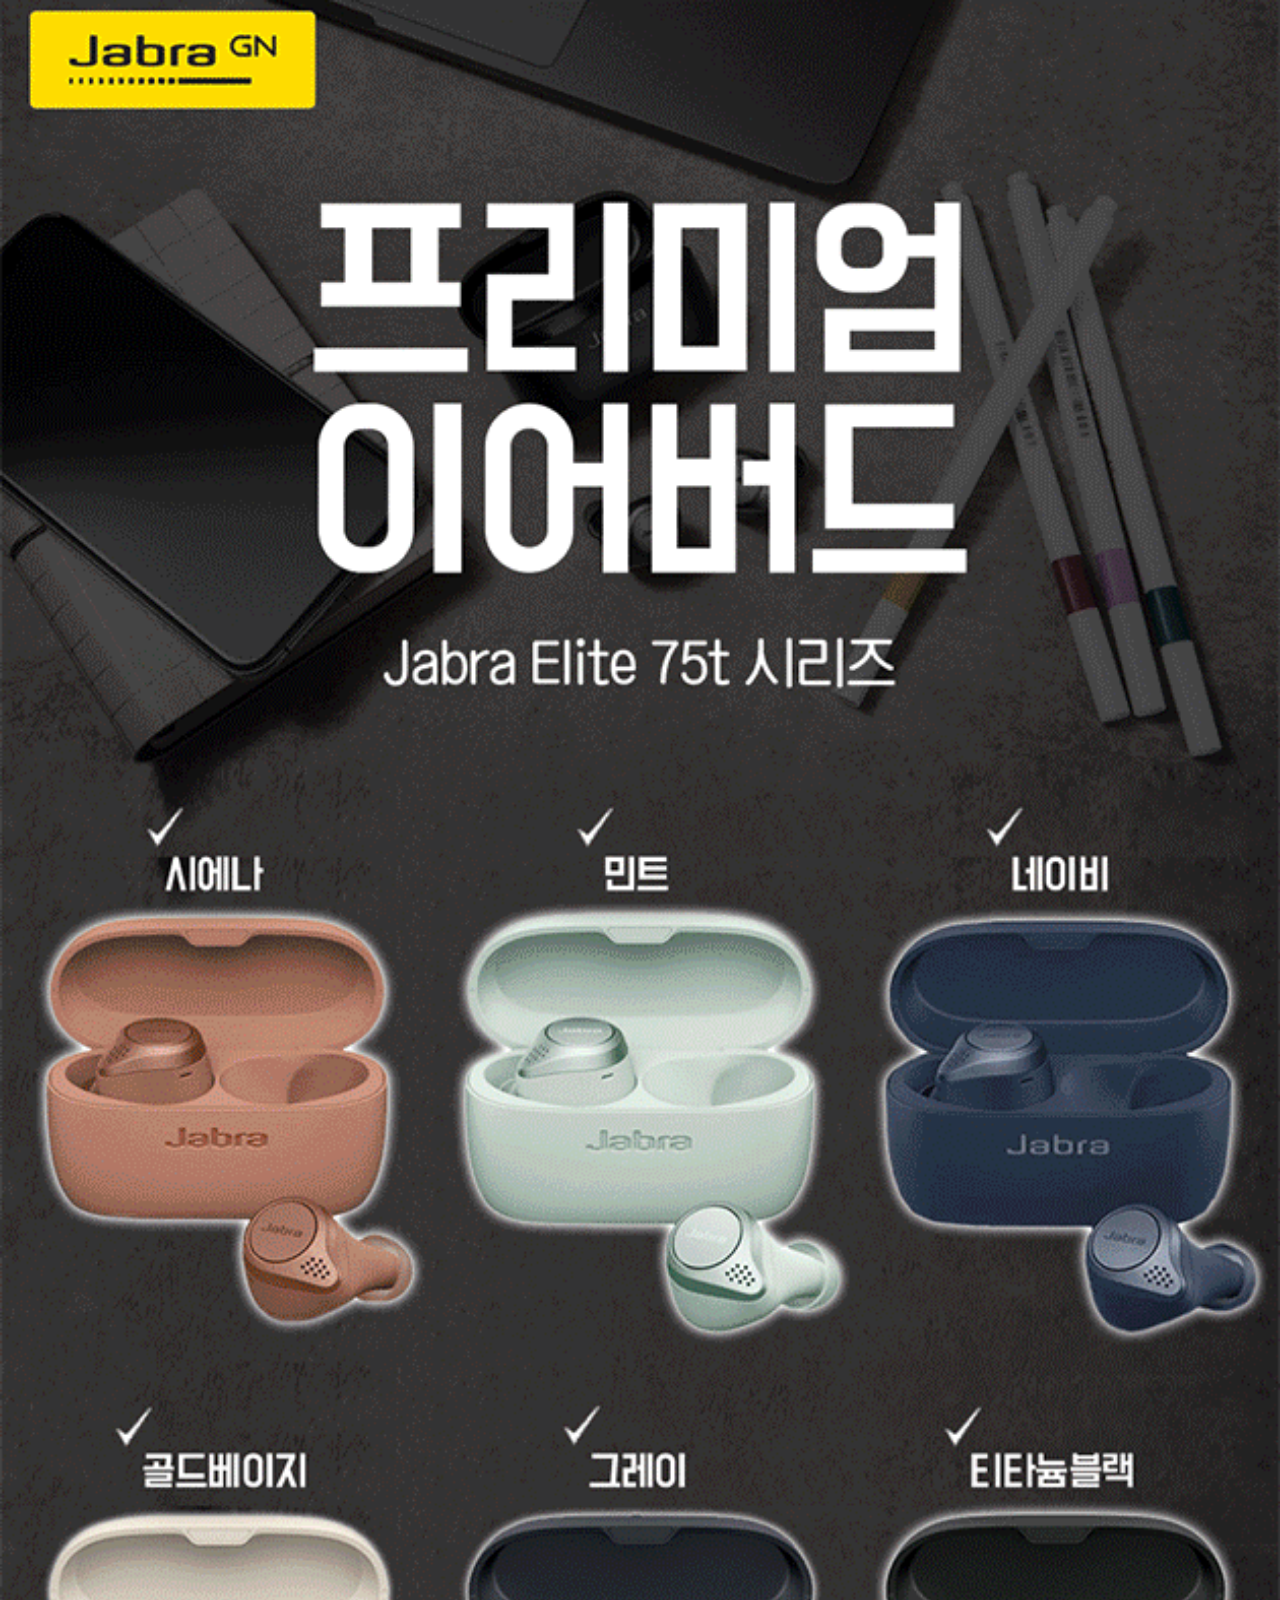
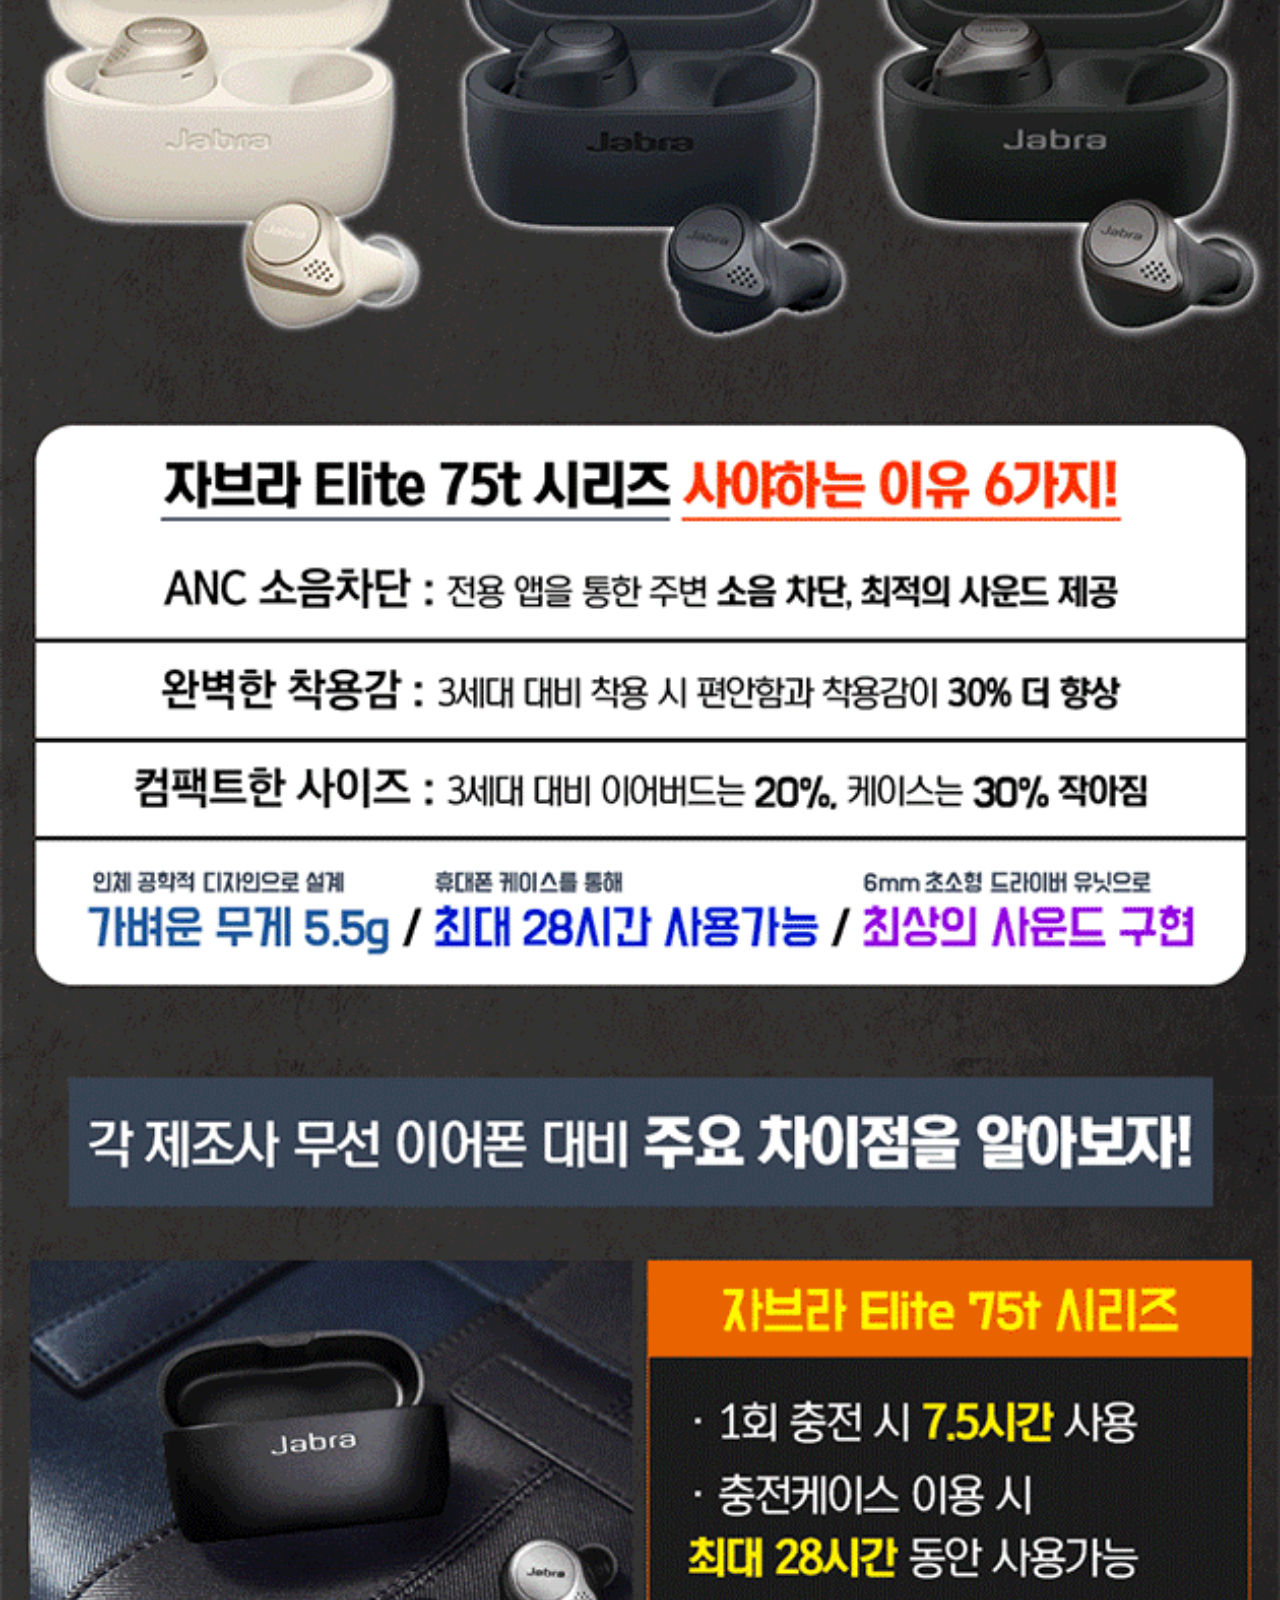
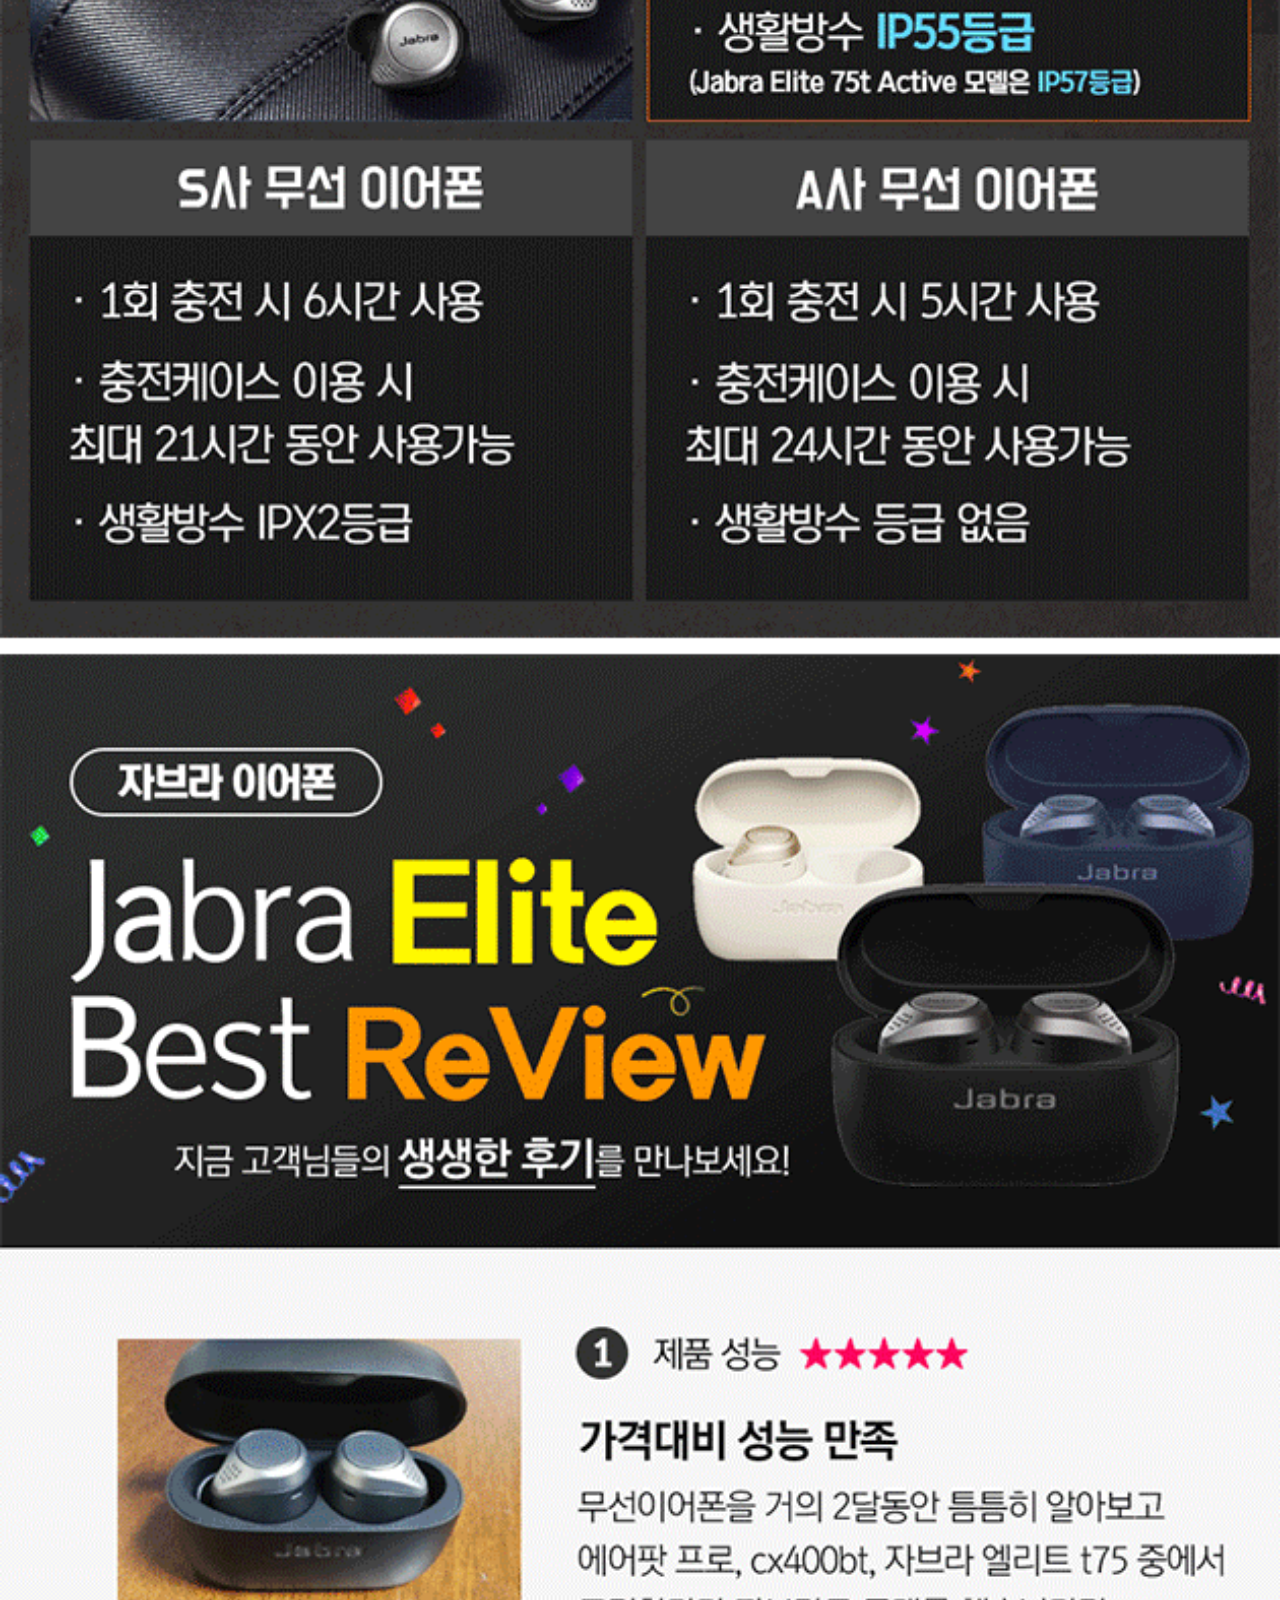
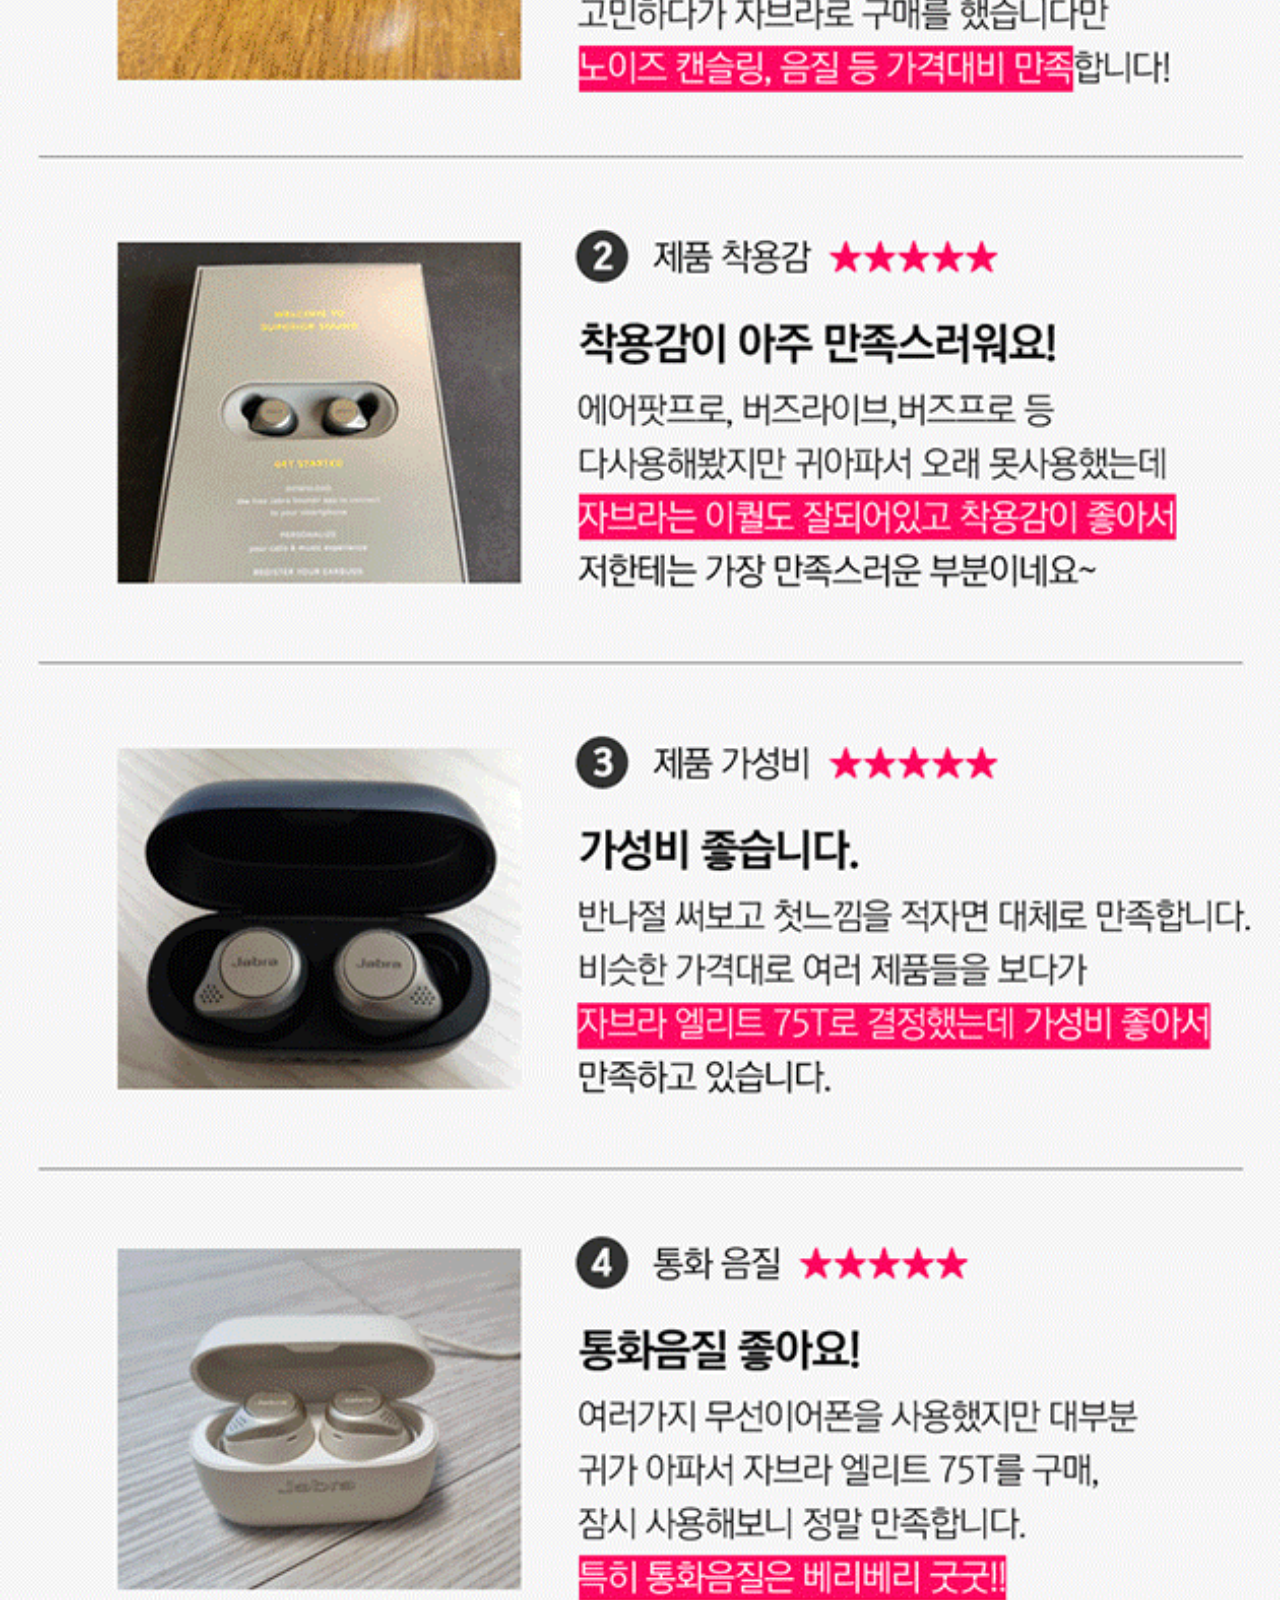
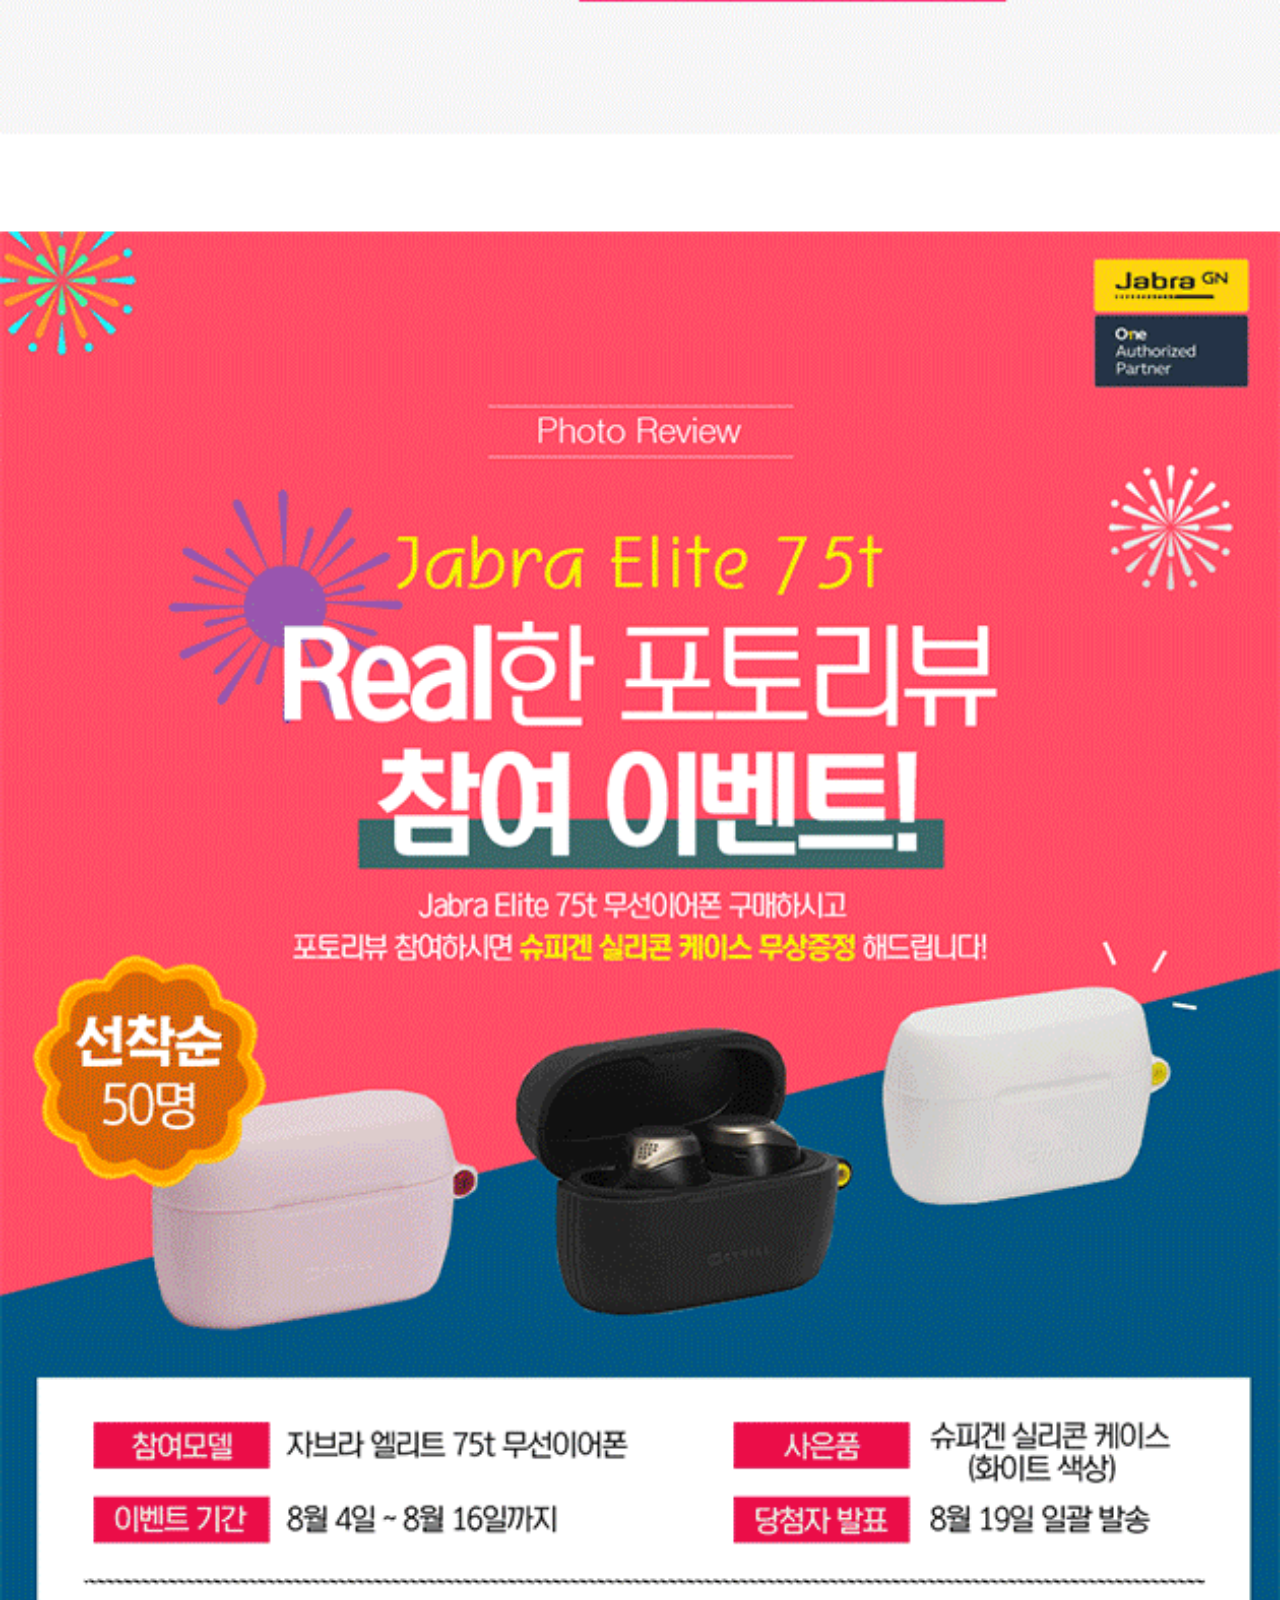
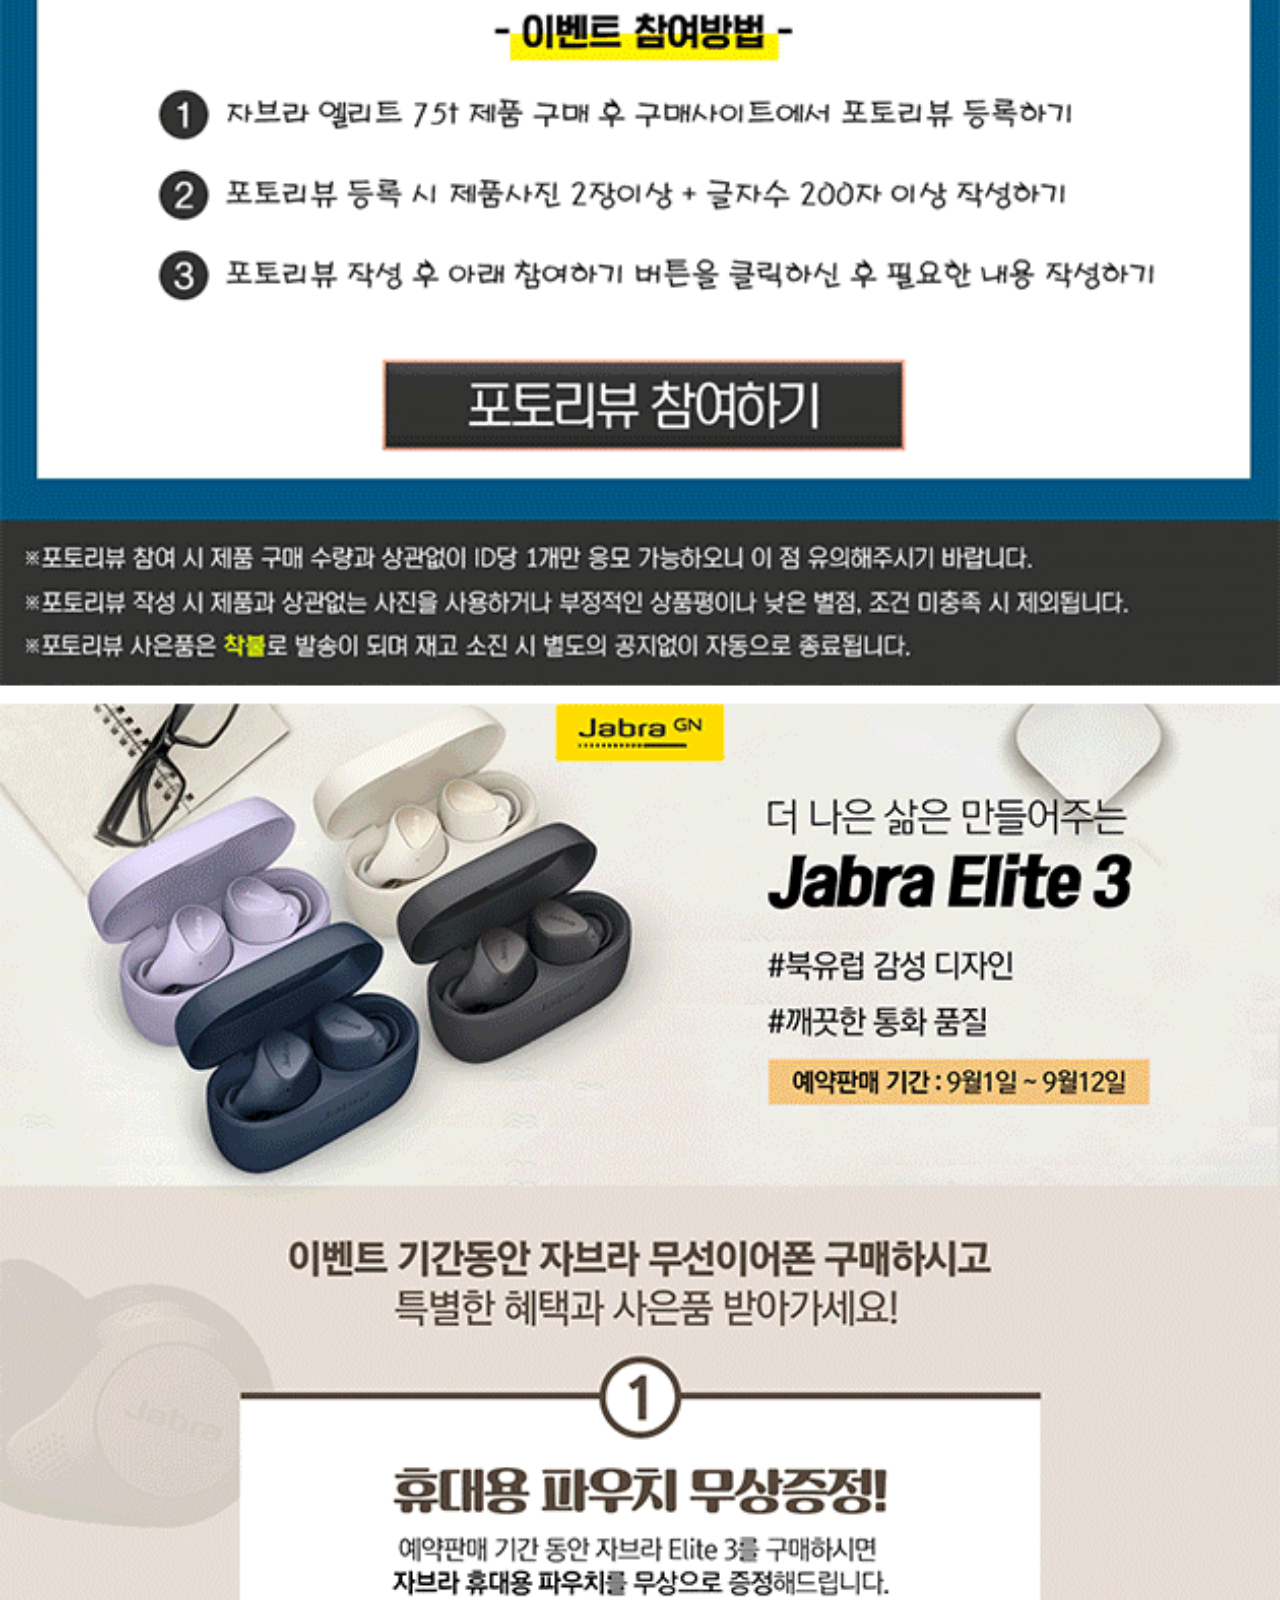
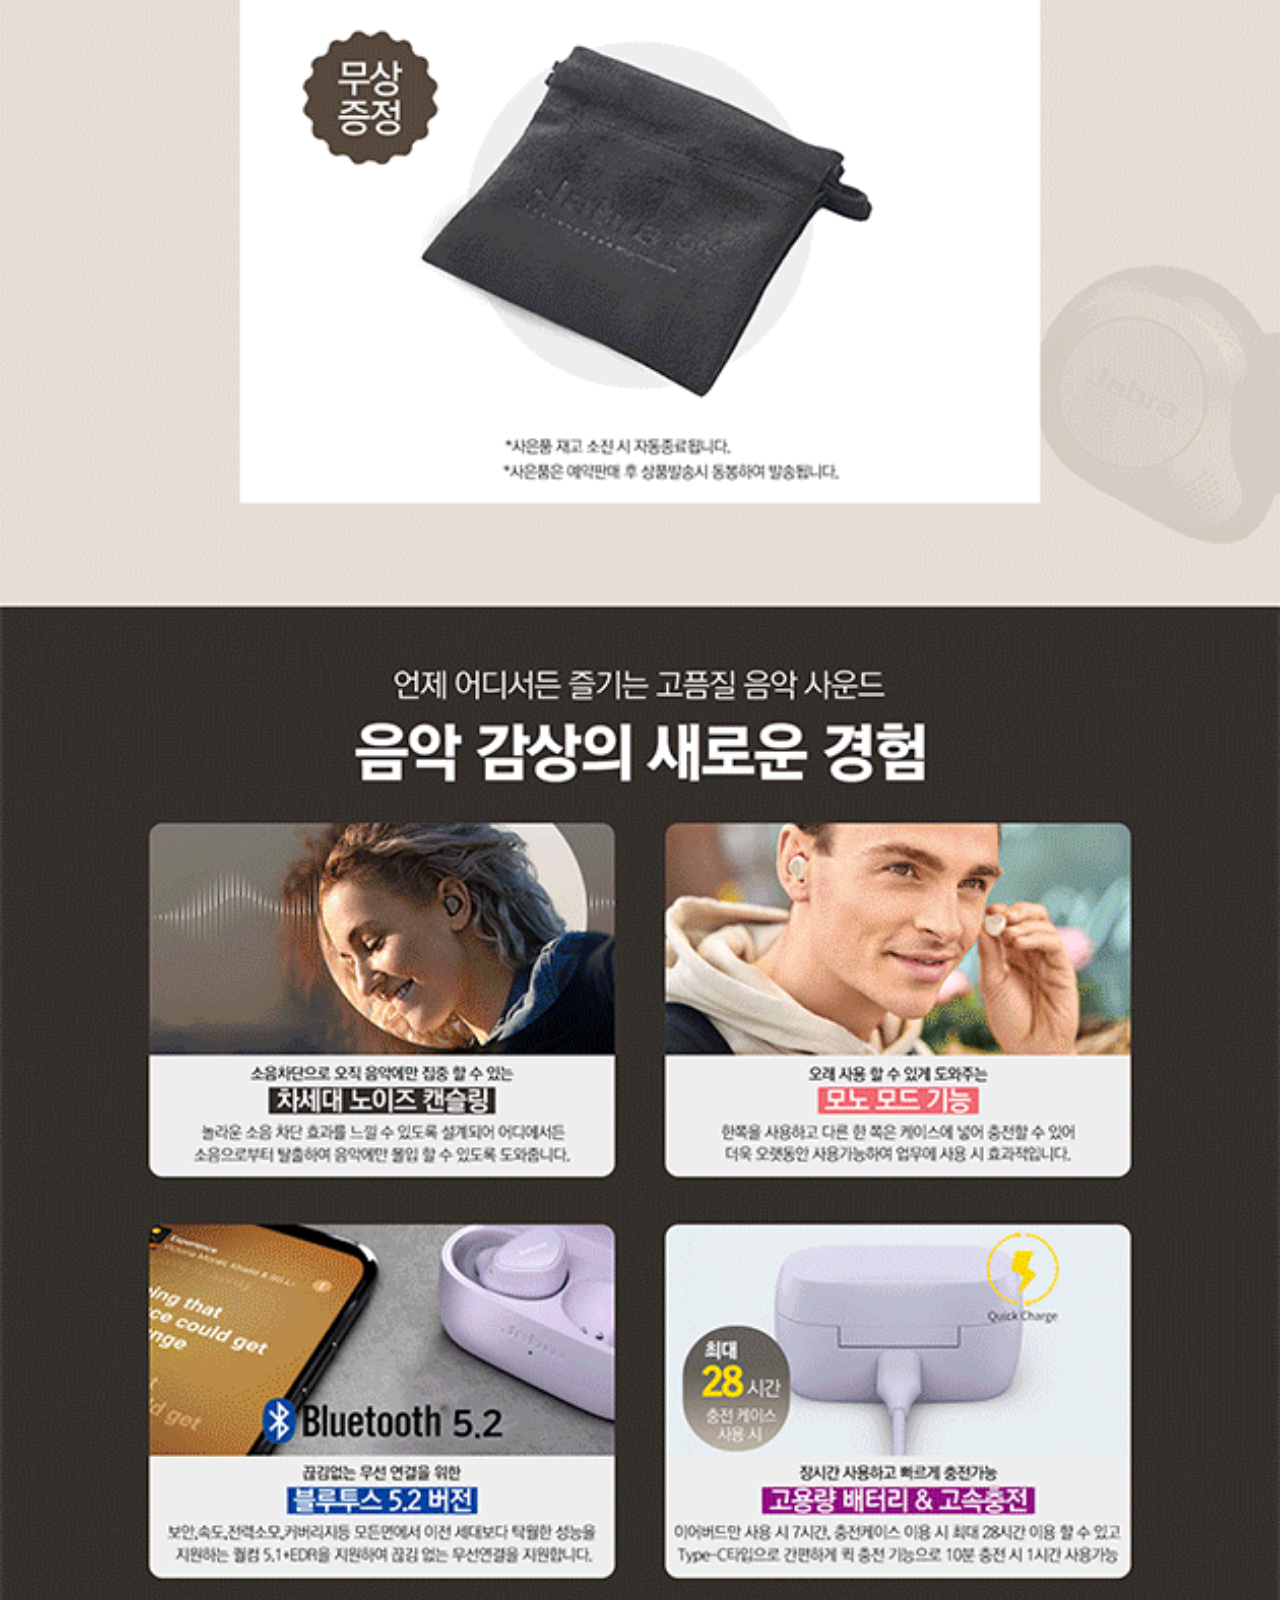
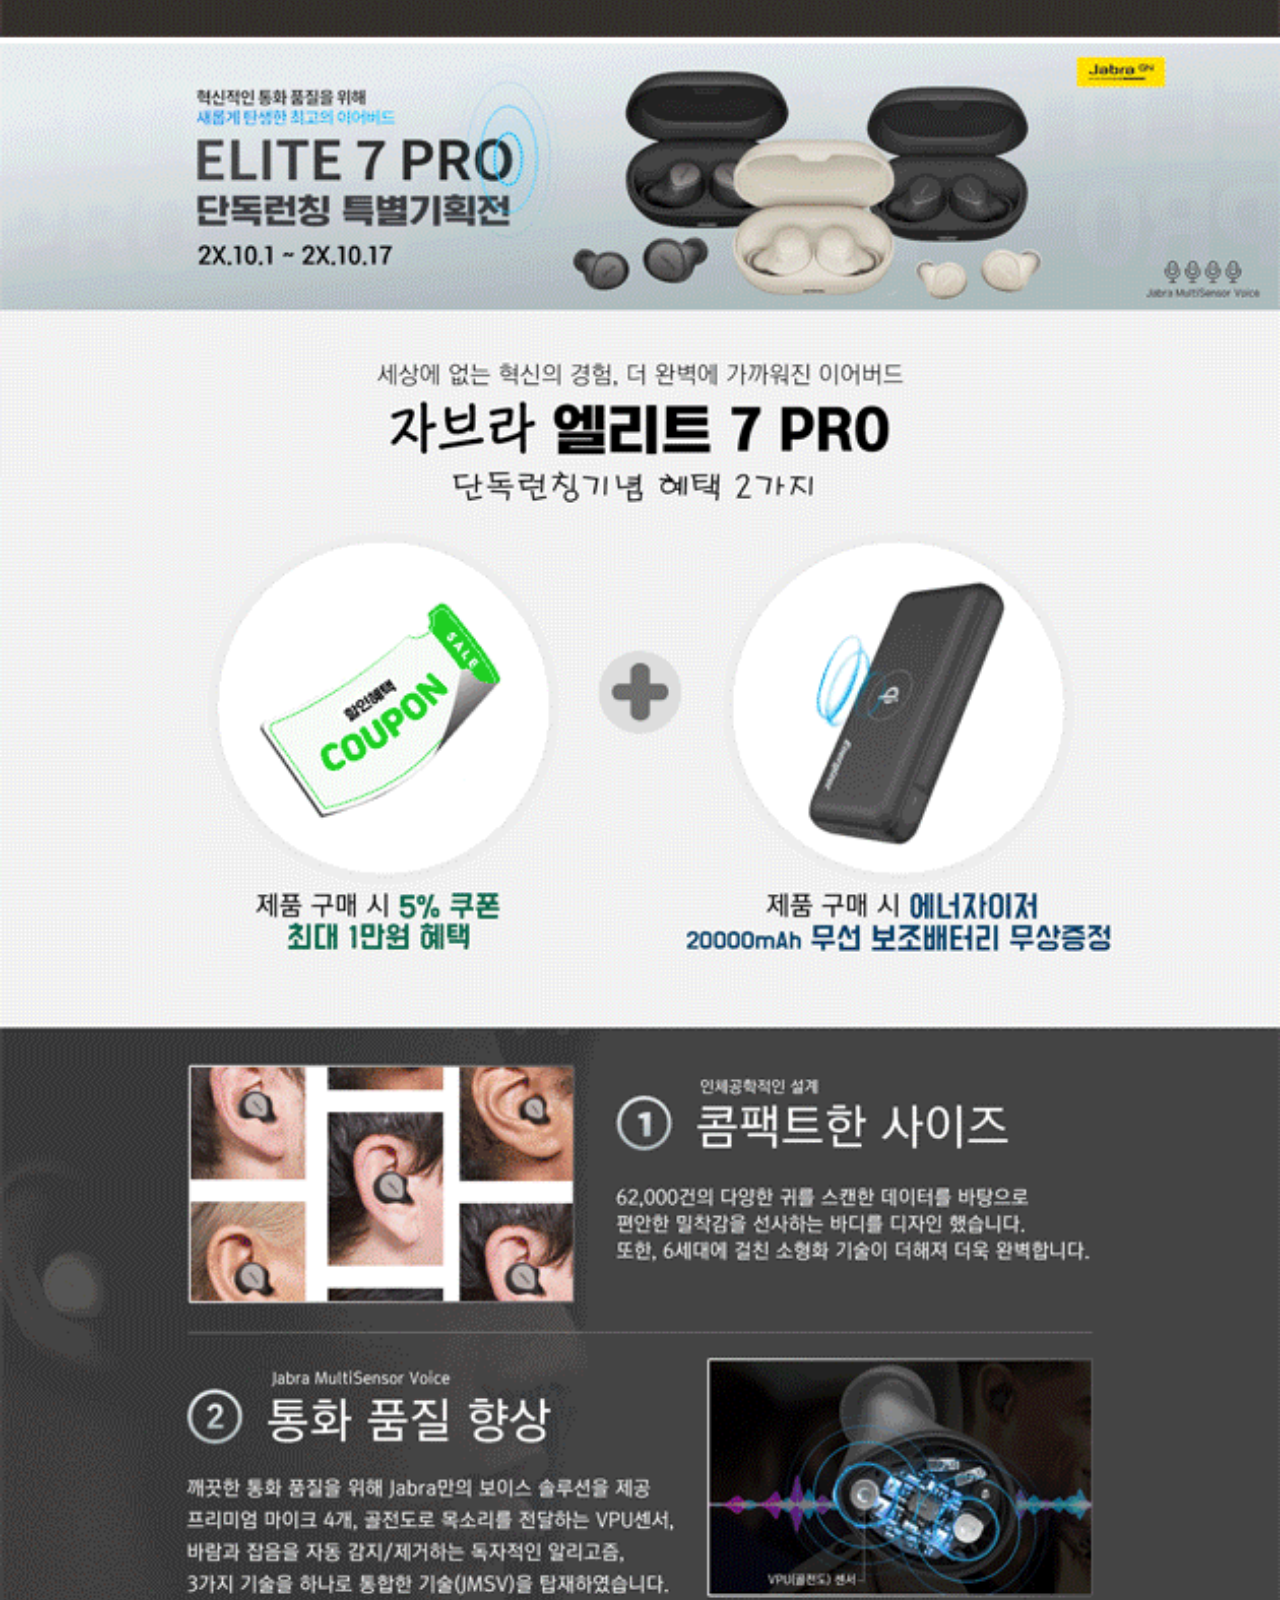
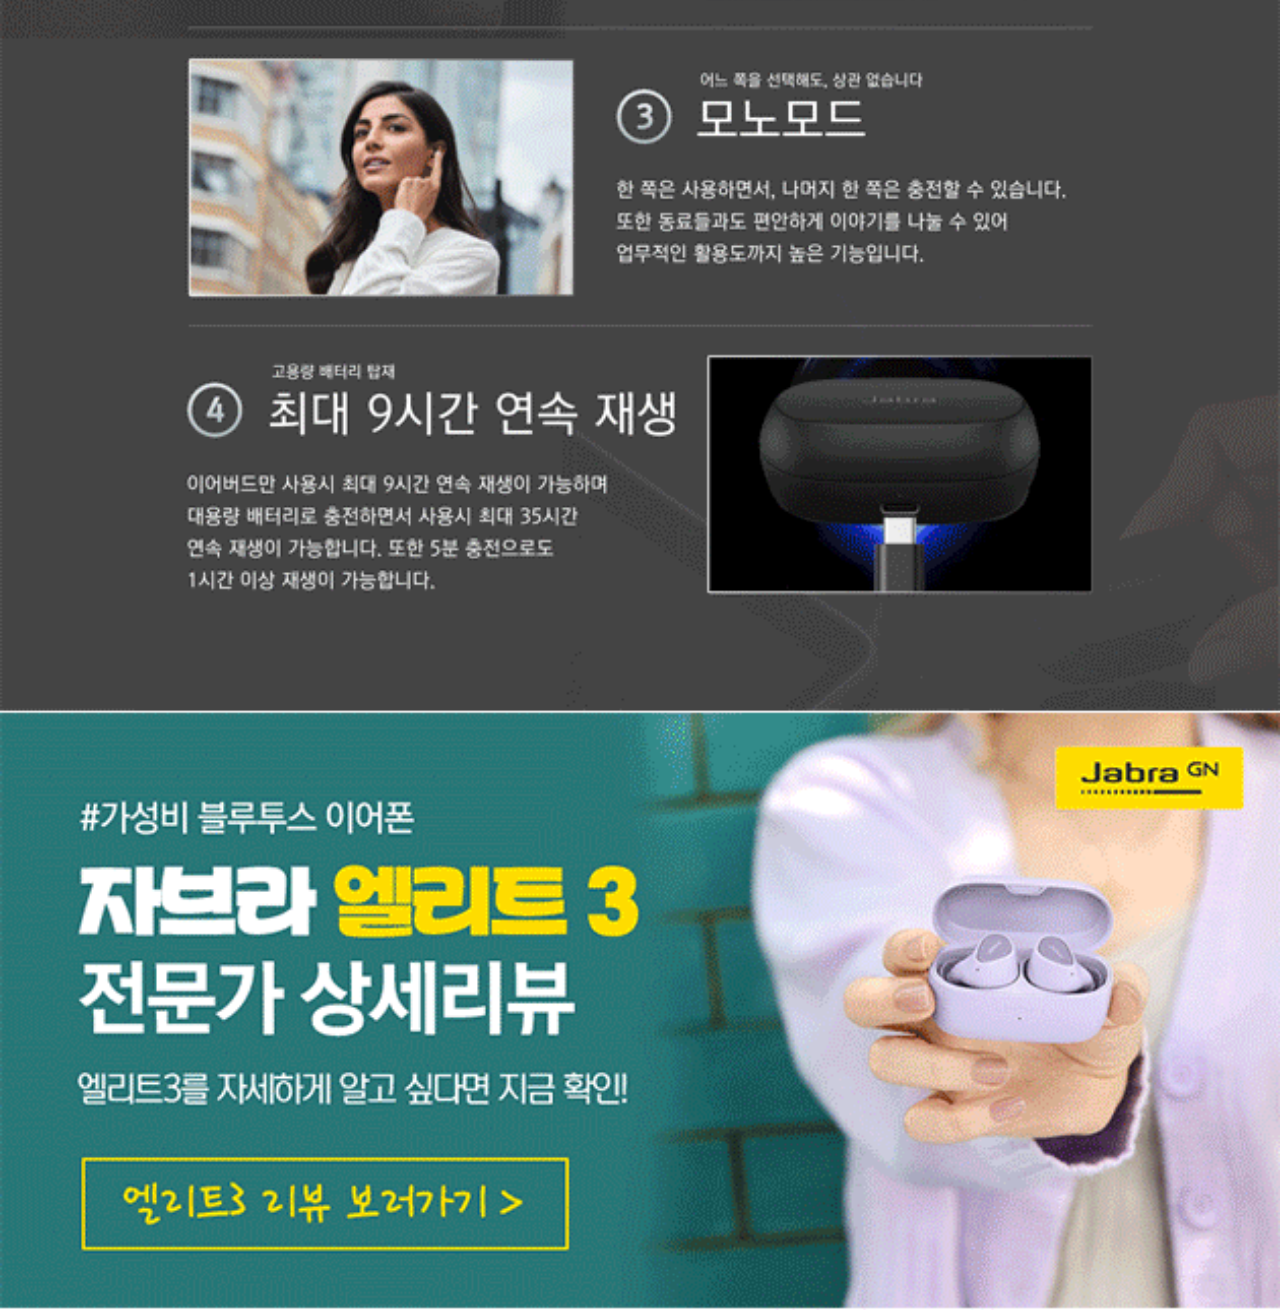
<file: html/popup2.html>
<!DOCTYPE html>
<html lang="zxx">
<head>
  <meta charset="UTF-8">
  <meta http-equiv="X-UA-Compatible" content="IE=edge">
  <meta name="viewport" content="width=device-width, initial-scale=1.0">
  <title>JABRA</title>
  <style>
    * {margin: 0; padding: 0;}
    img {width: 100%;}
  </style>
</head>
<body>
    <div>
        <img src="/images/JABRA.png" alt="">
    </div>
</body>
</html>
</file>
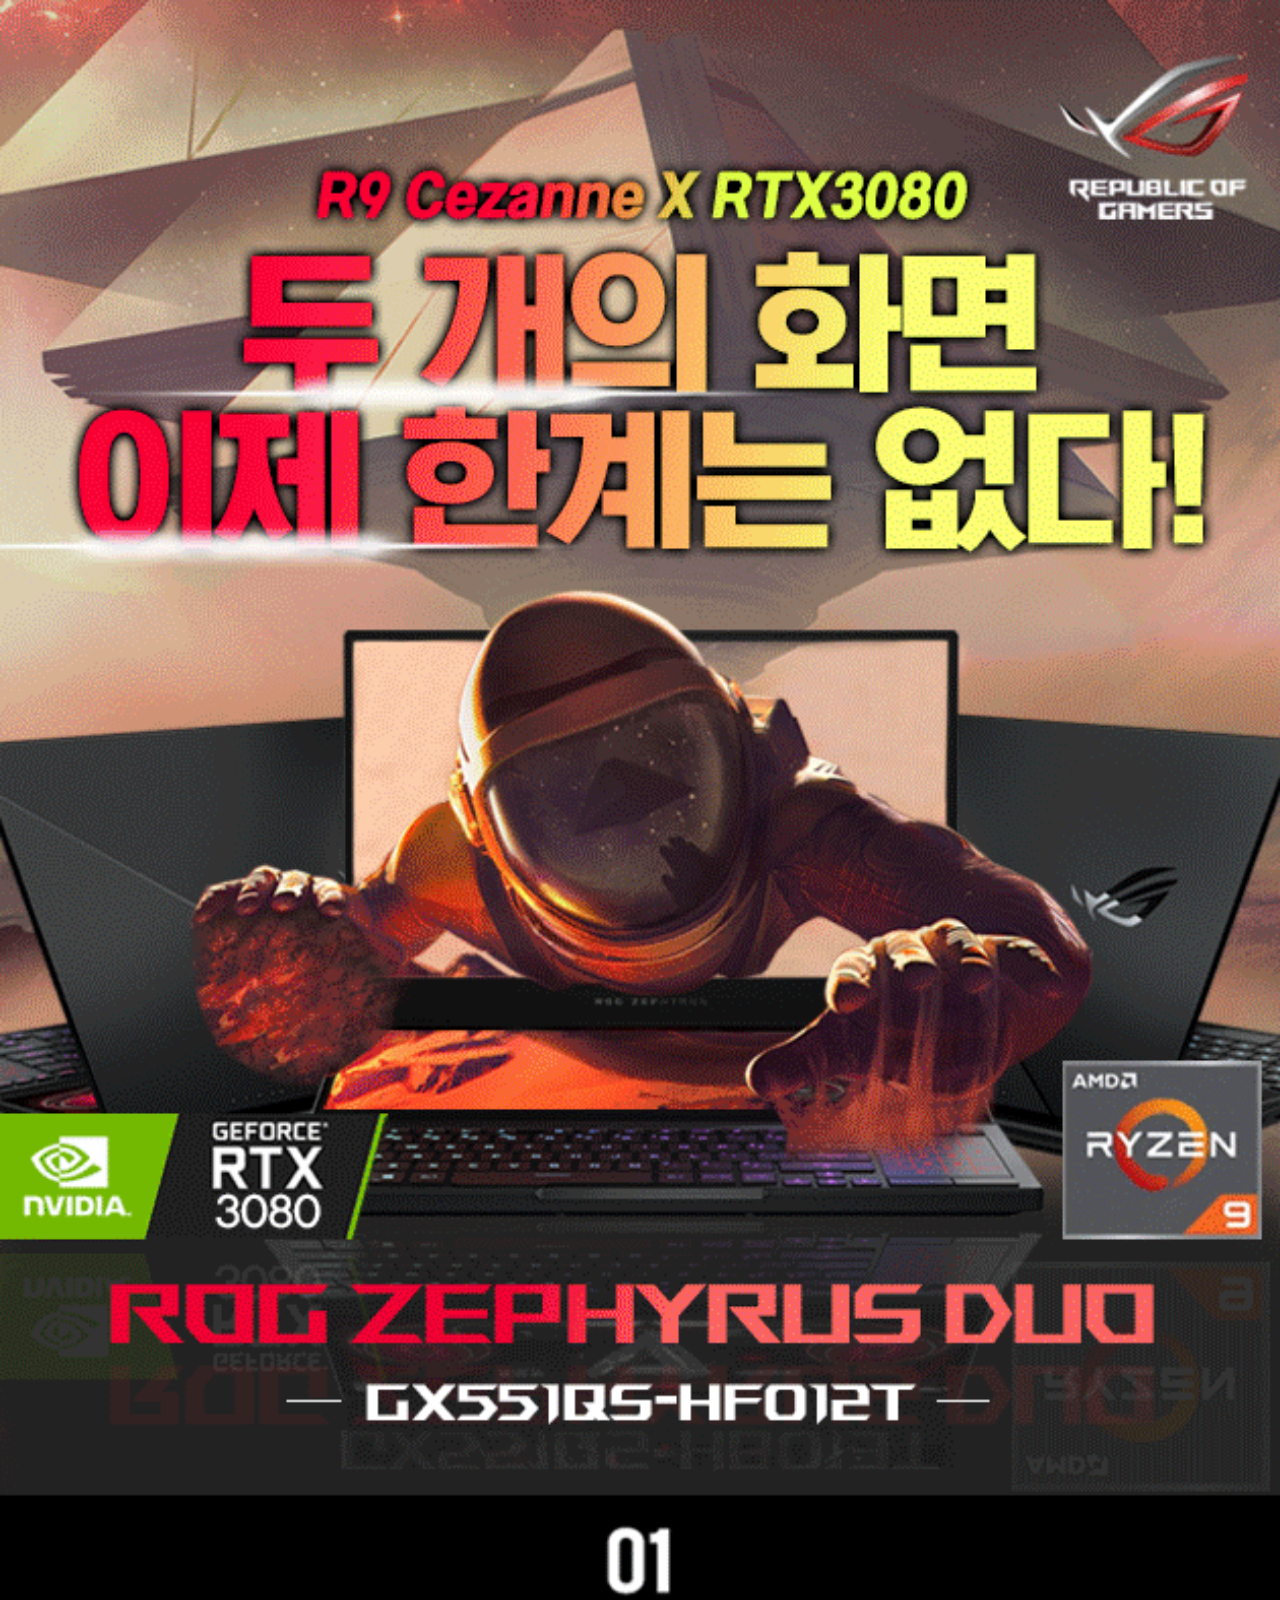
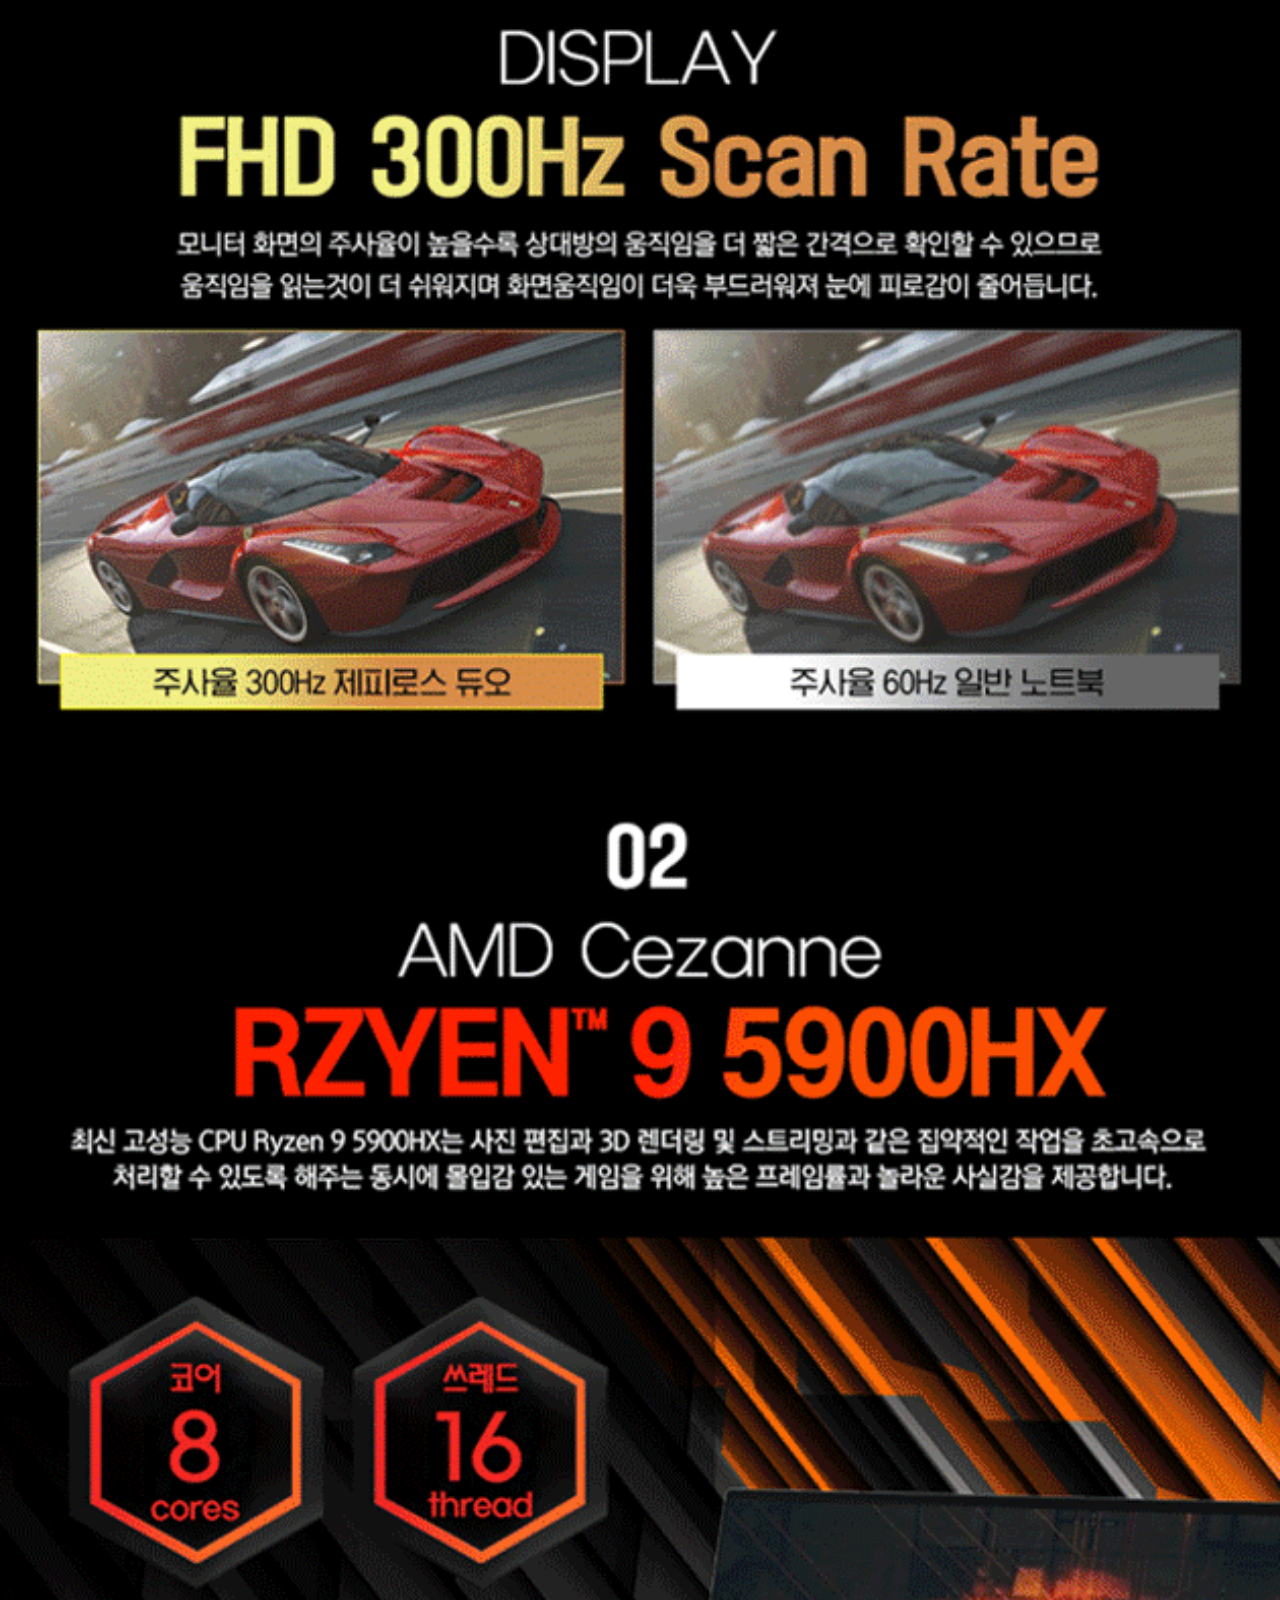
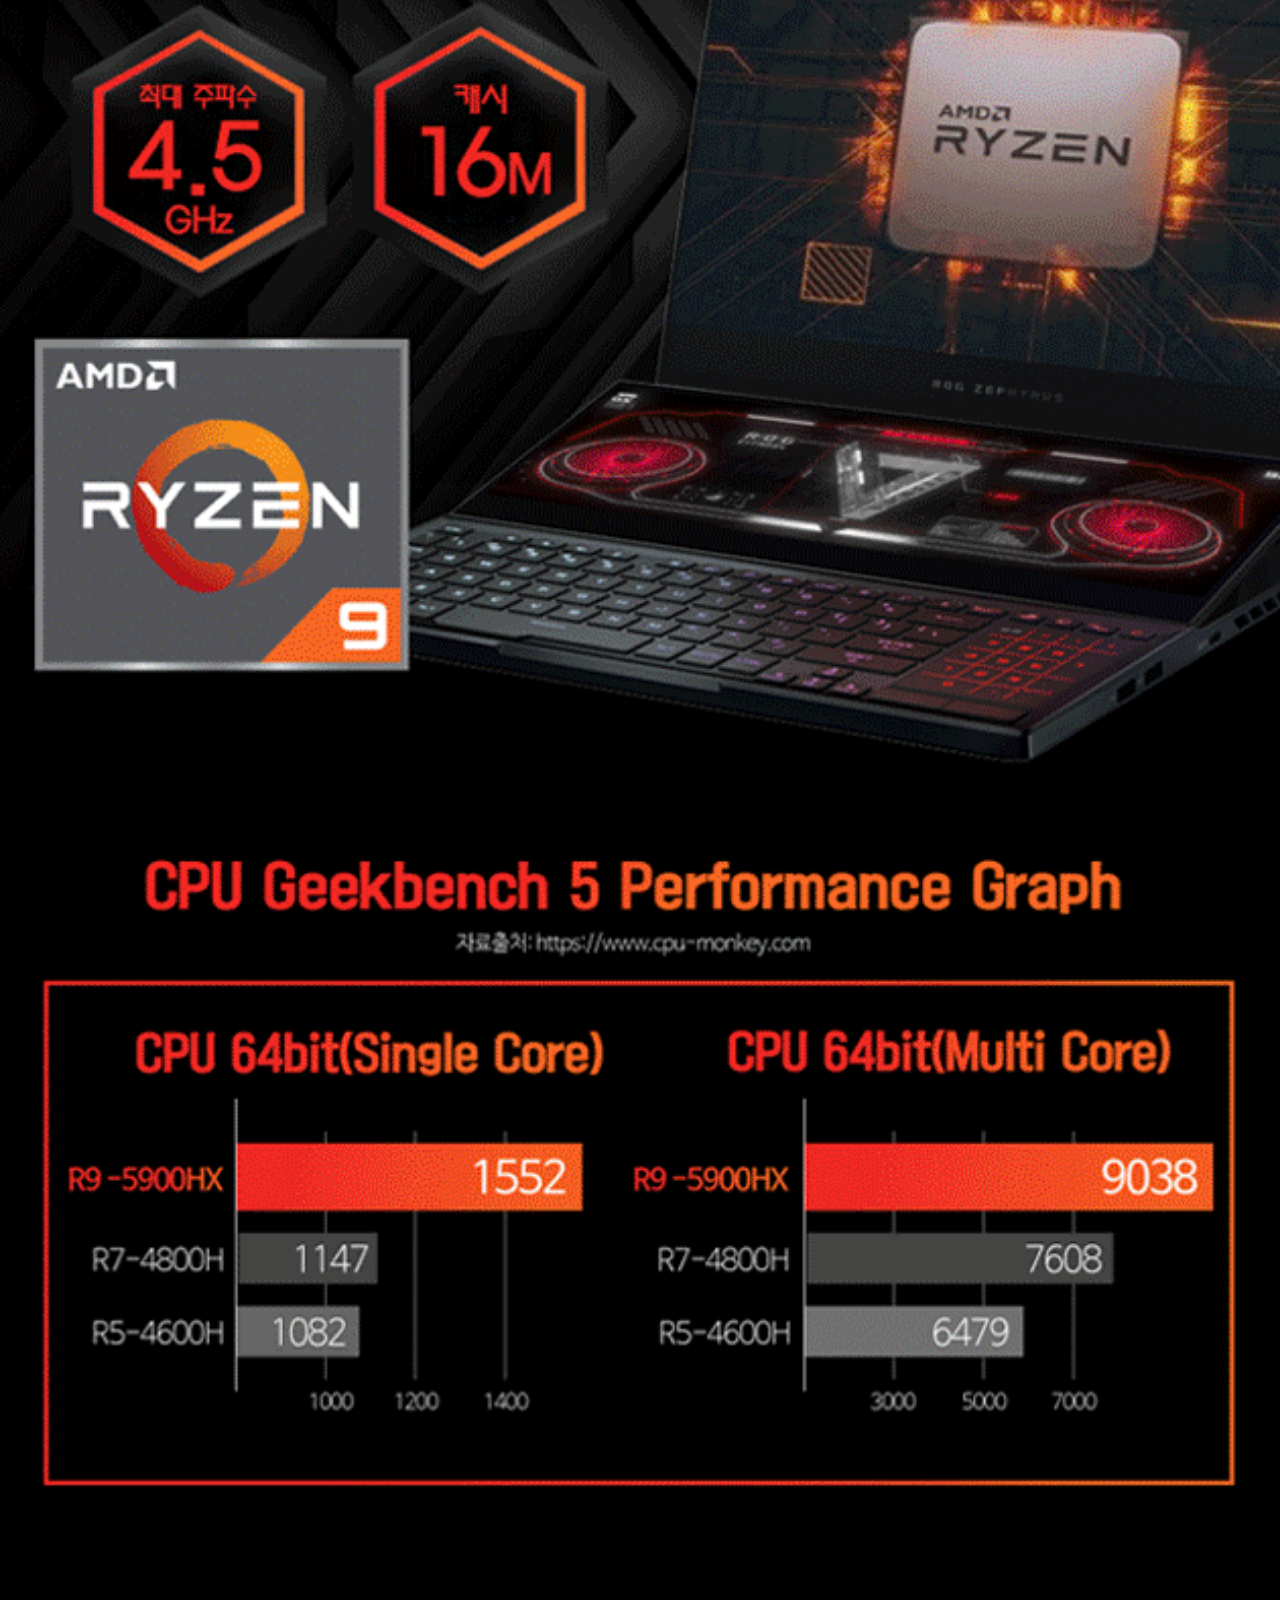
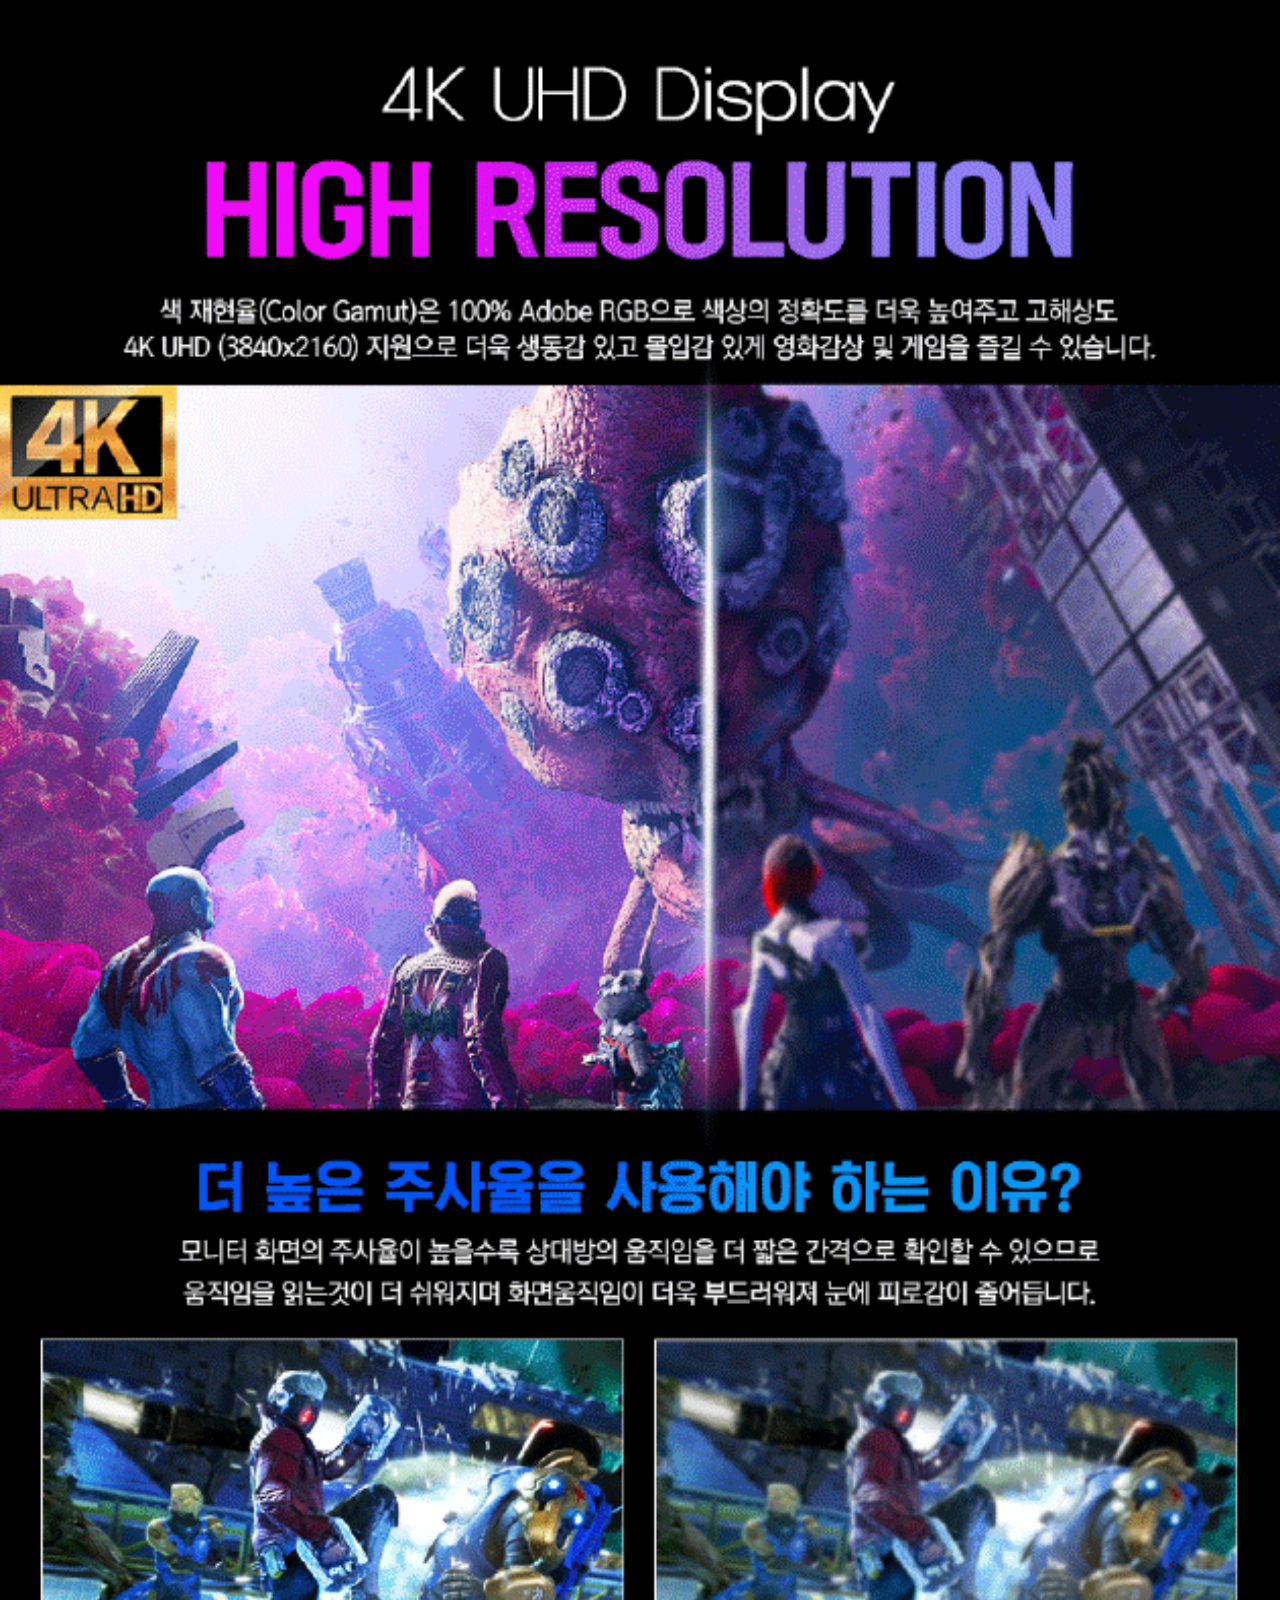
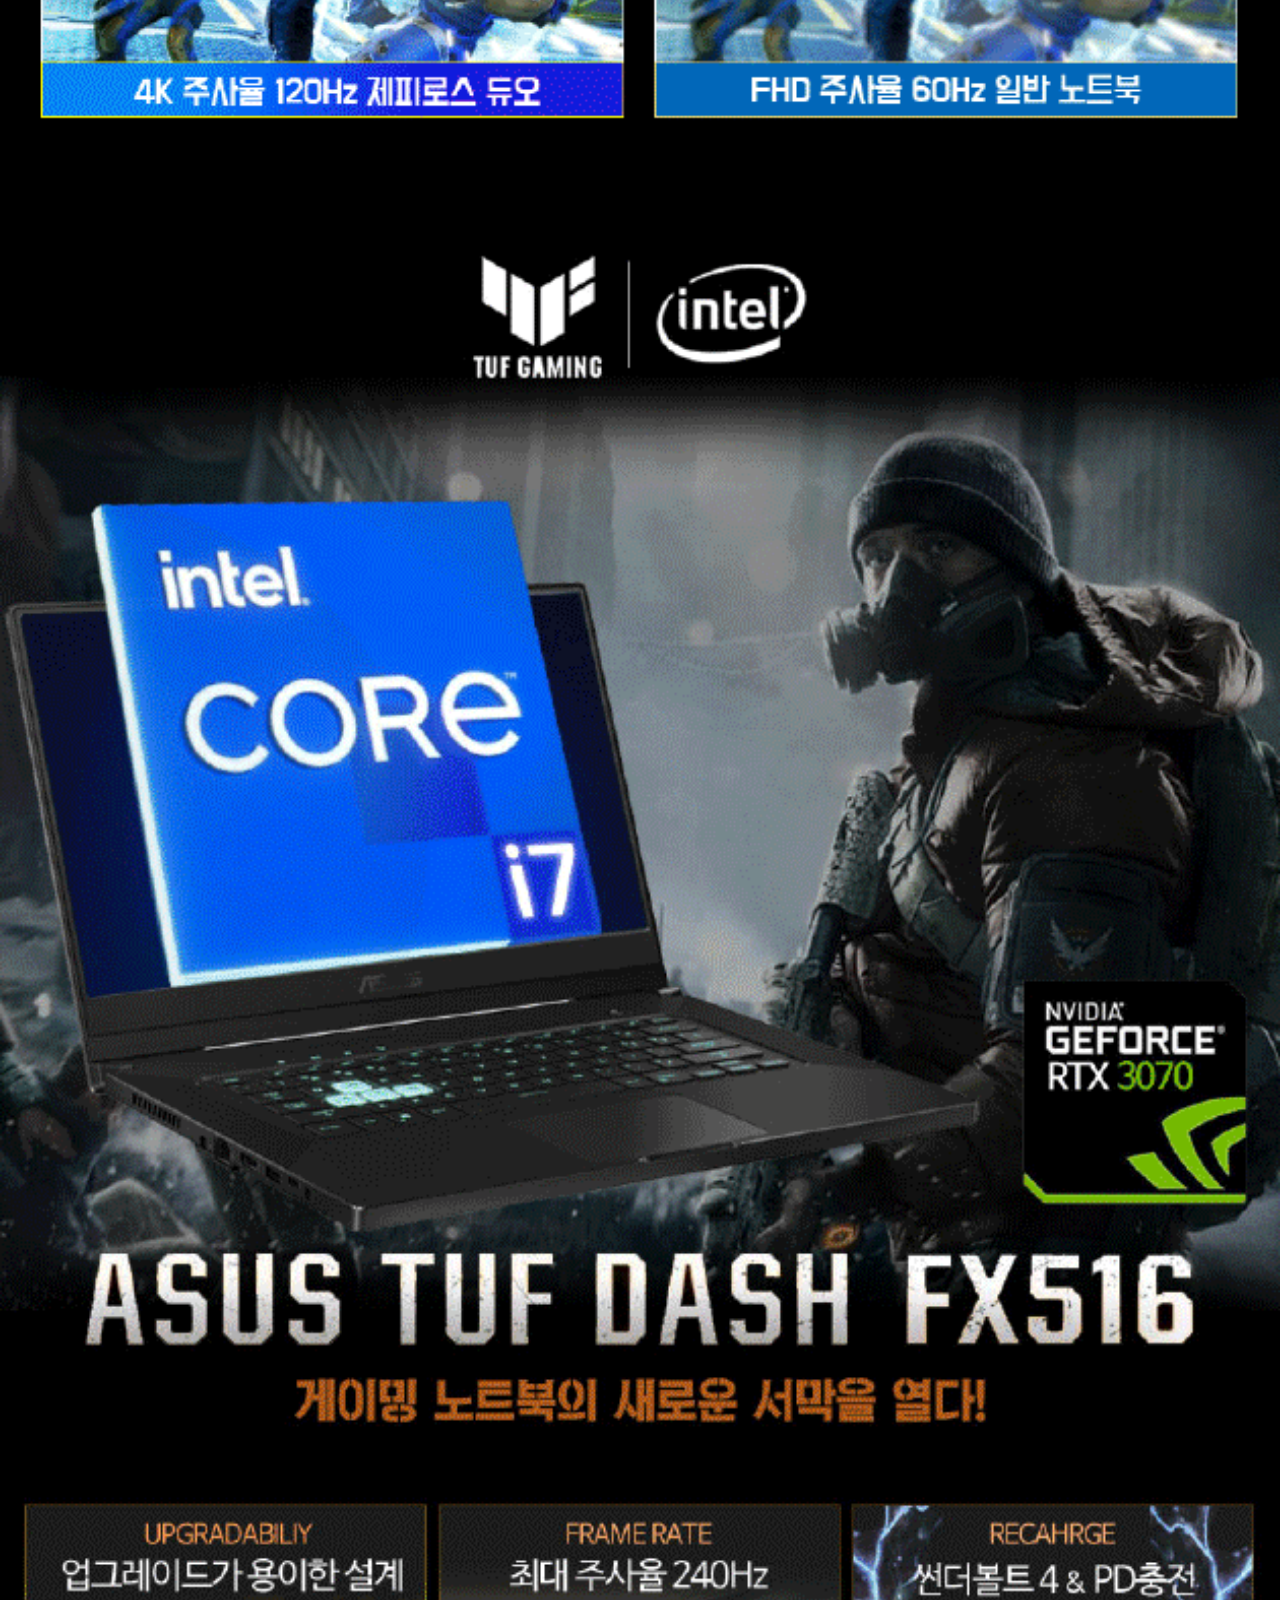
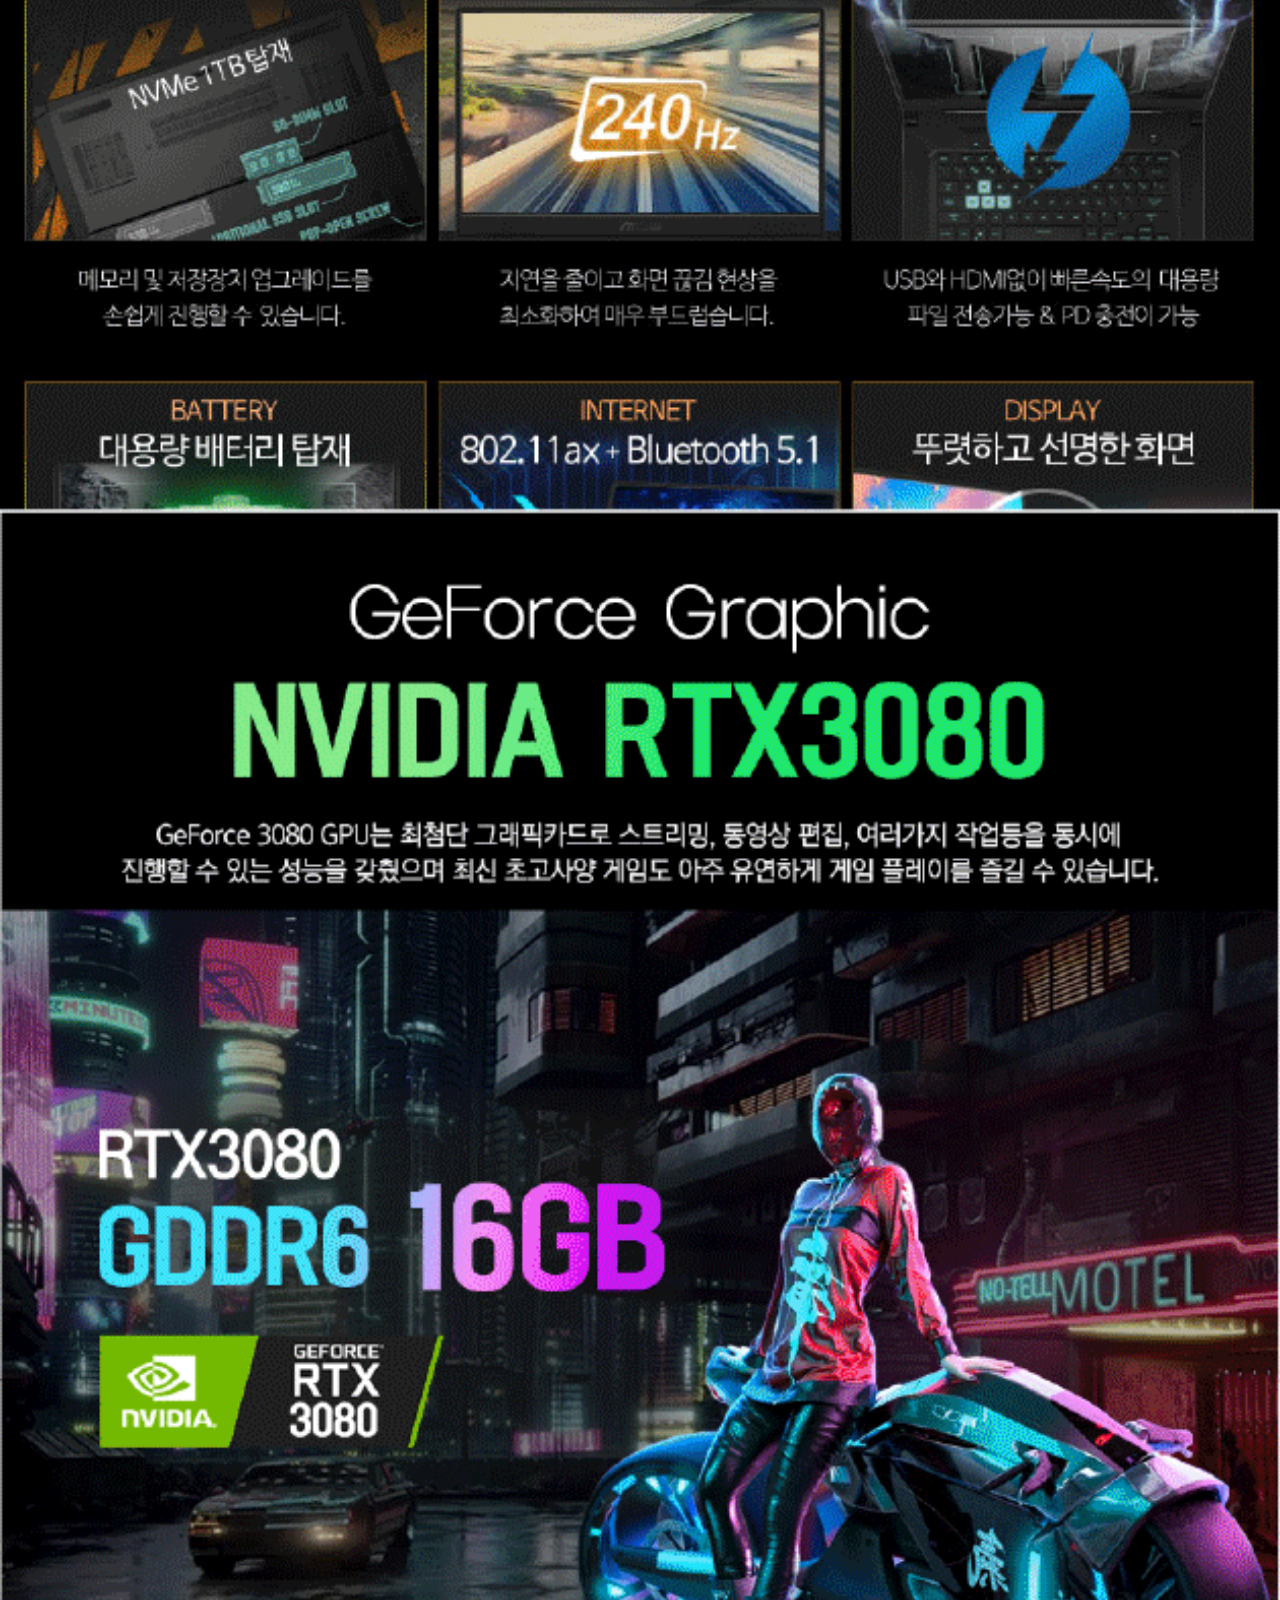
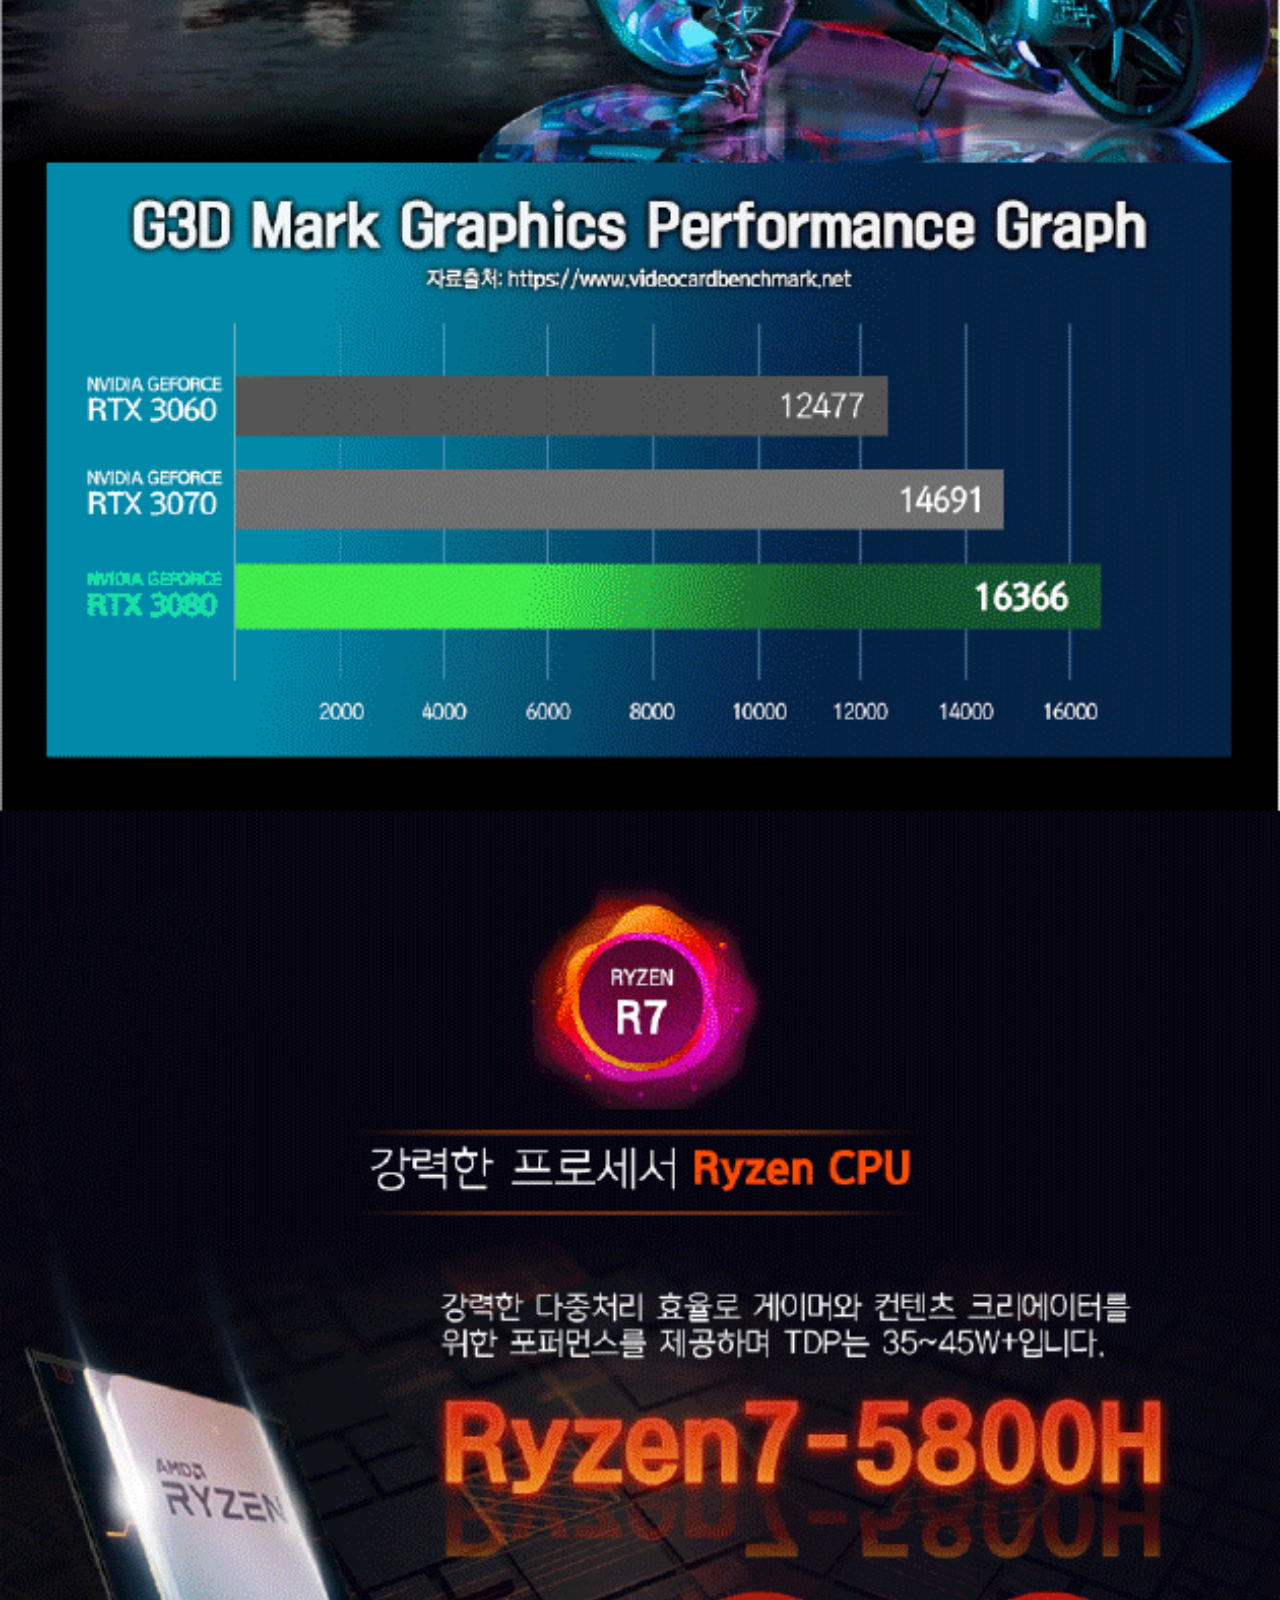
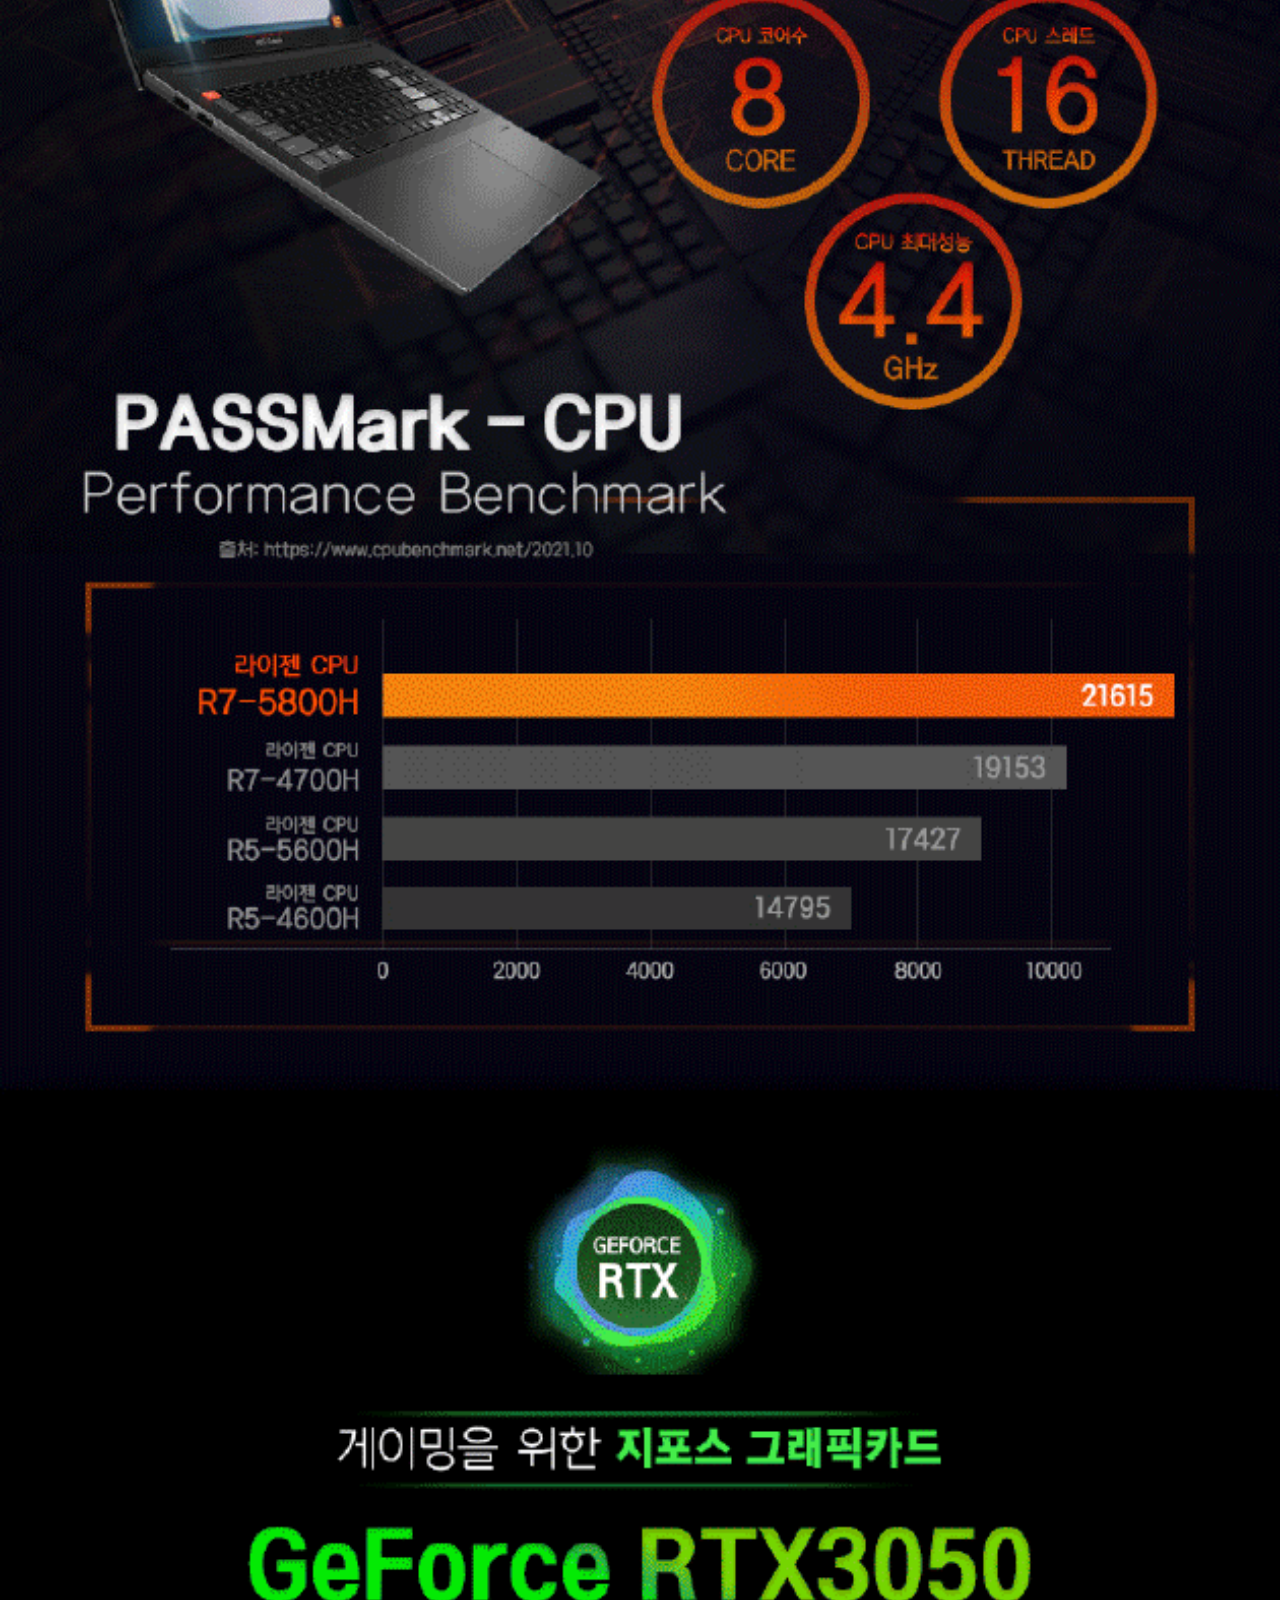
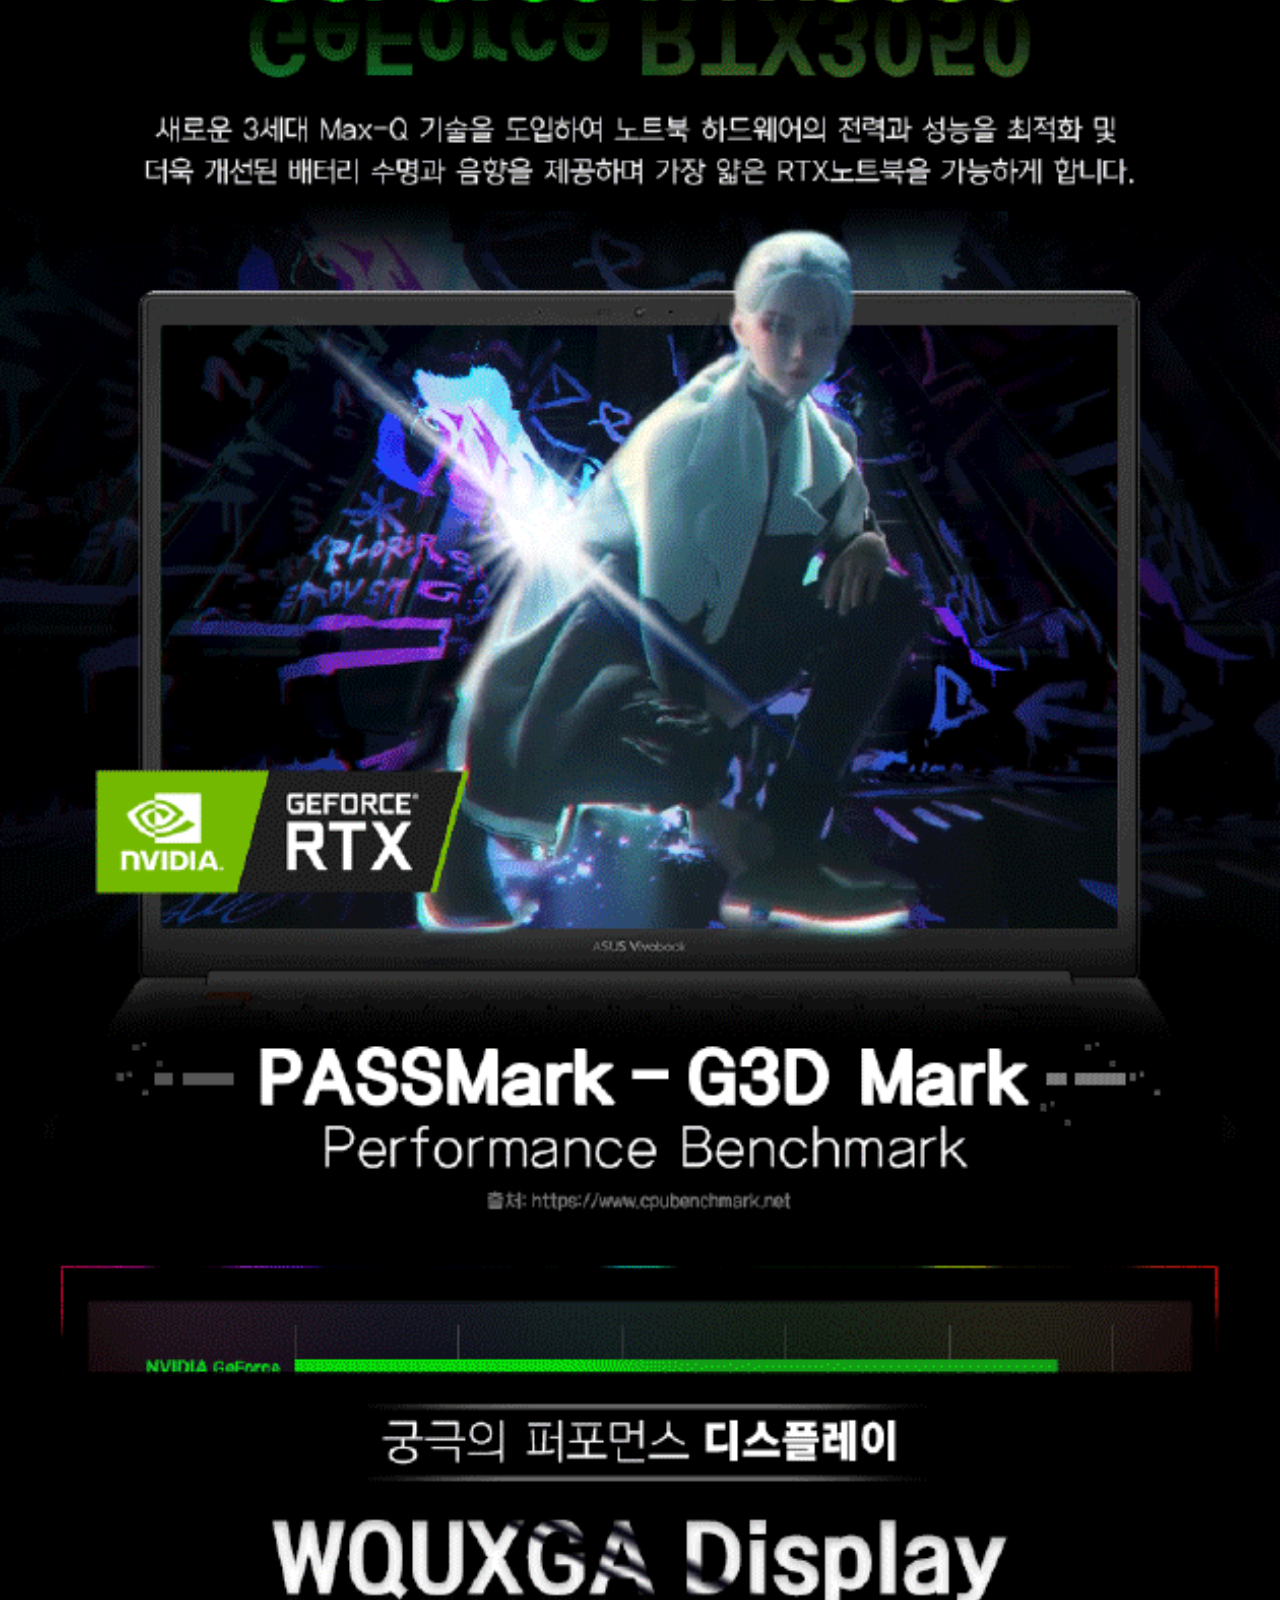
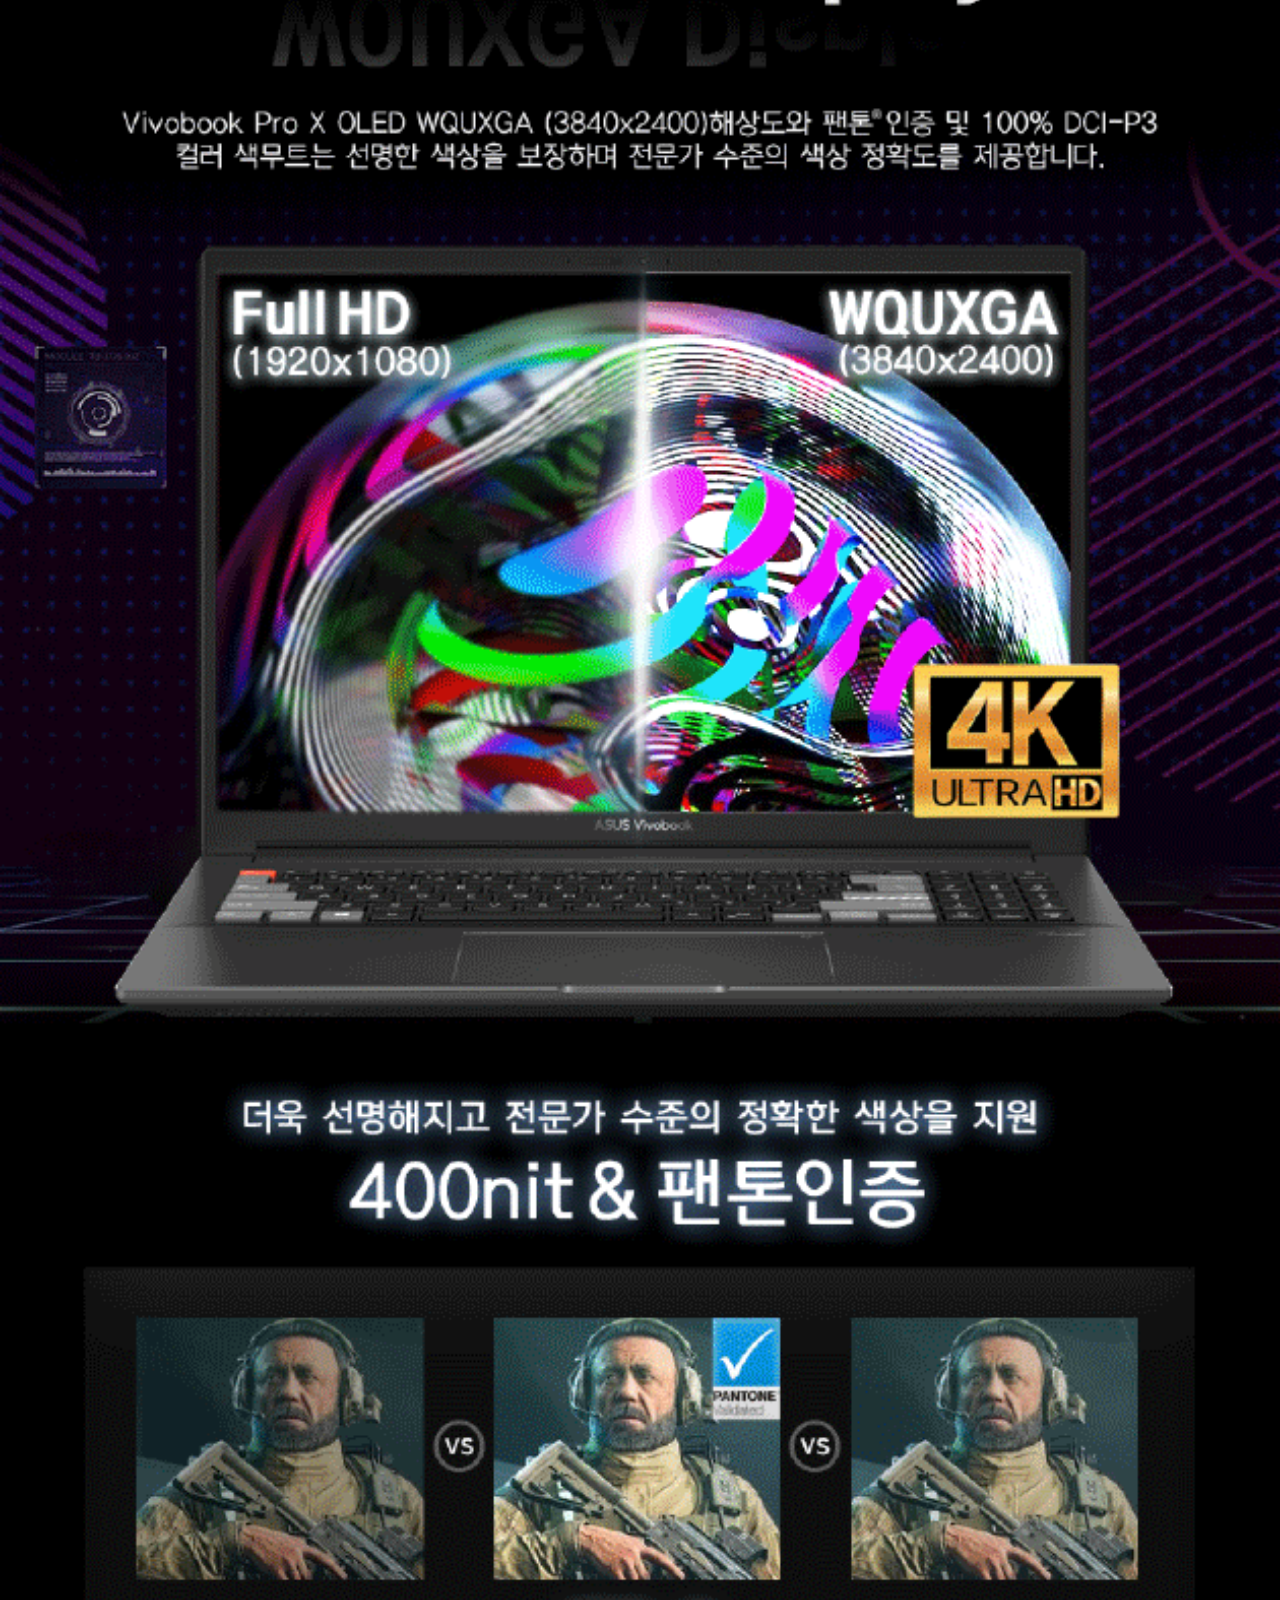
<file: html/popup3.html>
<!DOCTYPE html>
<html lang="zxx">
<head>
  <meta charset="UTF-8">
  <meta http-equiv="X-UA-Compatible" content="IE=edge">
  <meta name="viewport" content="width=device-width, initial-scale=1.0">
  <title>ASUS</title>
  <style>
    * {margin: 0; padding: 0;}
    img {width: 100%;}
  </style>
</head>
<body>
    <div>
        <img src="/images/ASUS_01.png" alt="">
    </div>
</body>
</html>
</file>
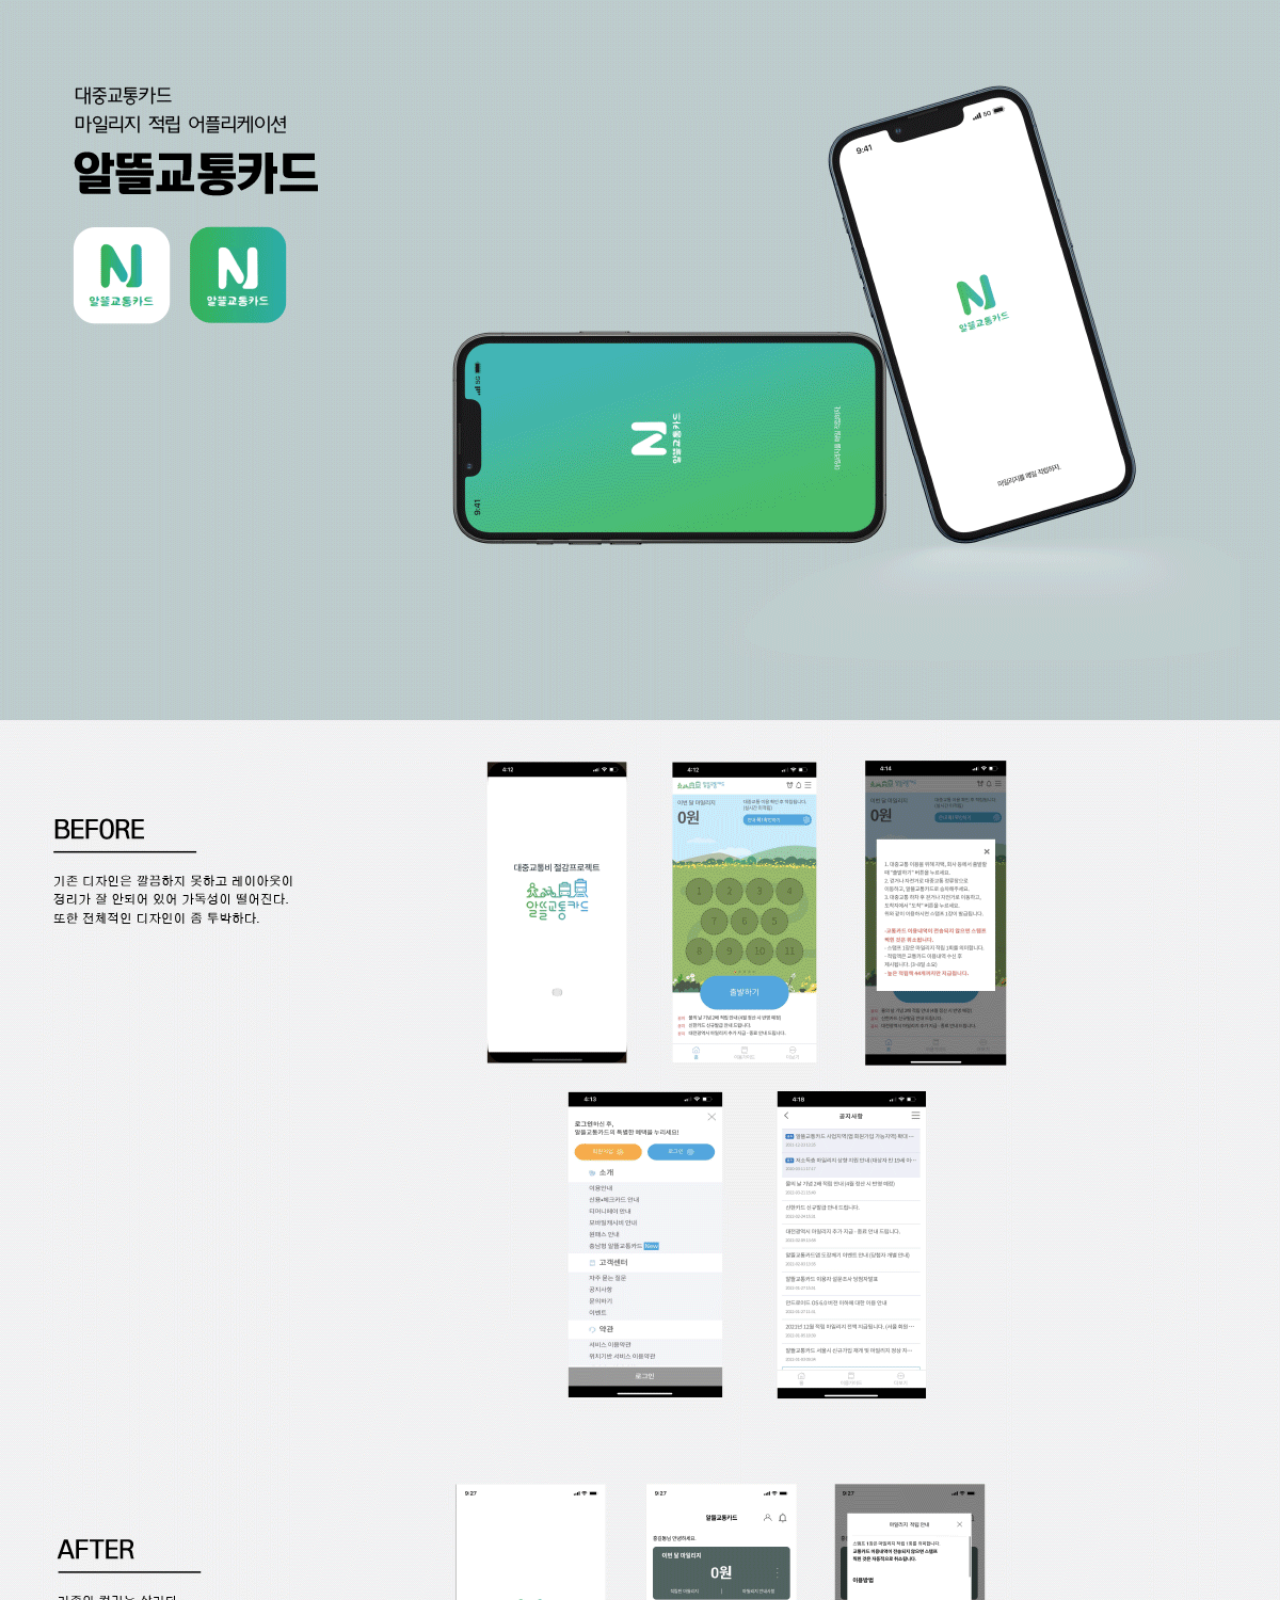
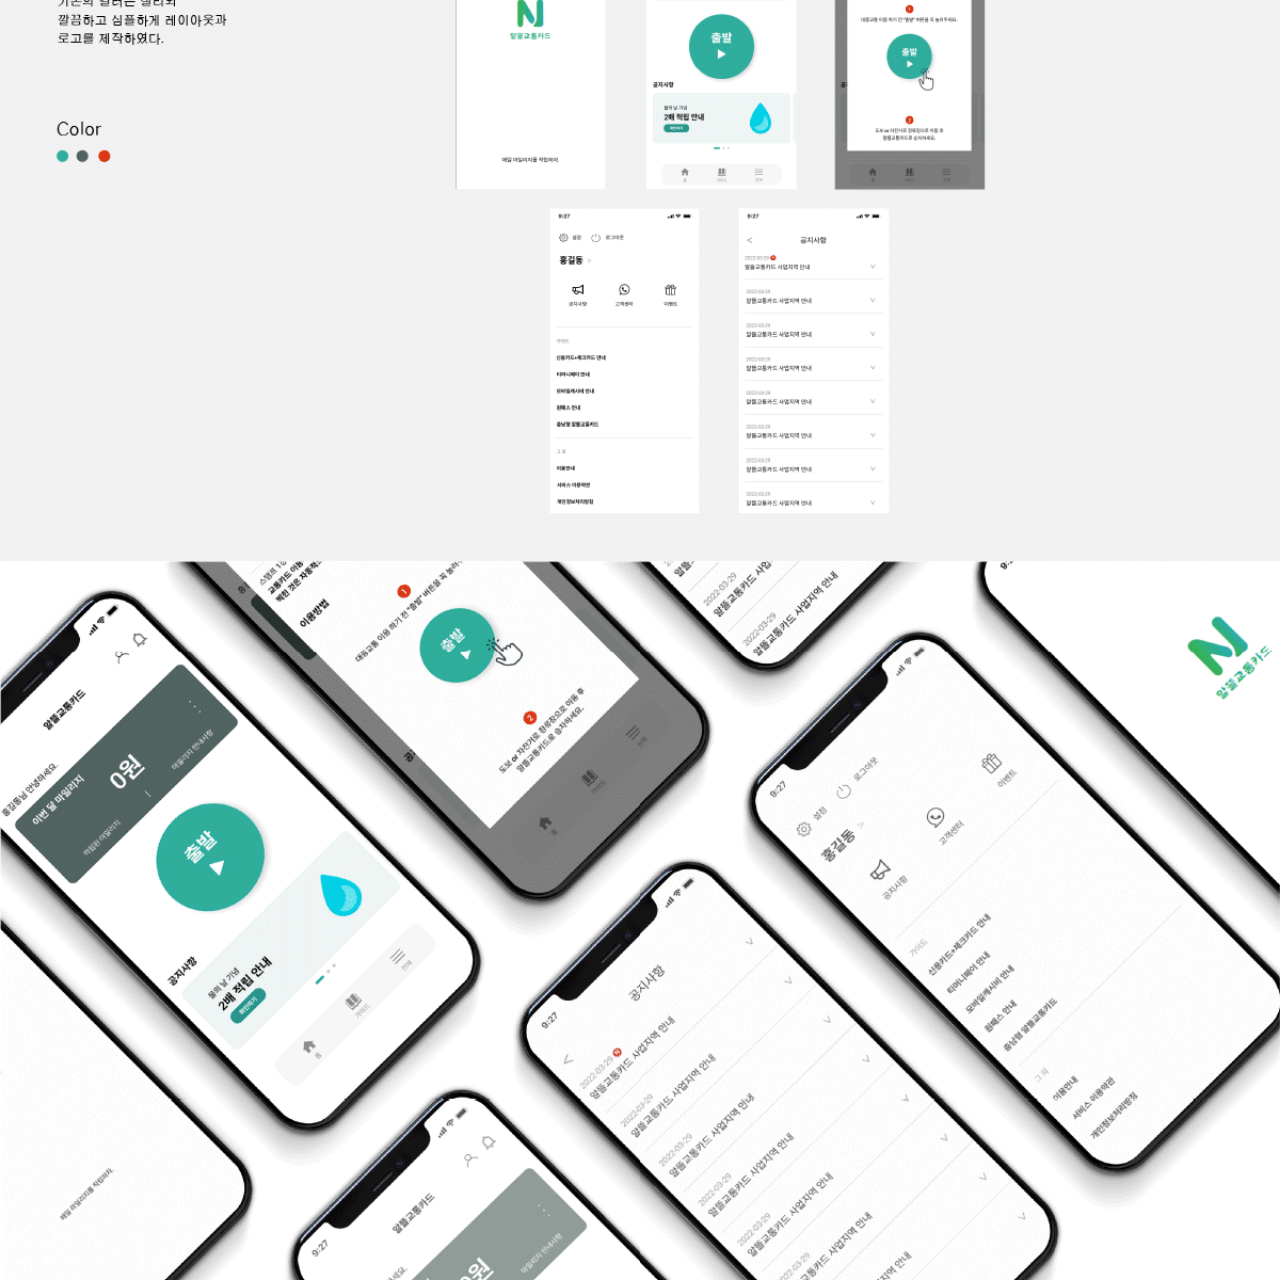
<file: html/popup4.html>
<!DOCTYPE html>
<html lang="zxx">
<head>
  <meta charset="UTF-8">
  <meta http-equiv="X-UA-Compatible" content="IE=edge">
  <meta name="viewport" content="width=device-width, initial-scale=1.0">
  <title>TP-LINK</title>
  <style>
    * {margin: 0; padding: 0;}
    img {width: 100%;}
  </style>
</head>
<body>
    <div>
        <img src="/images/APP_01.png" alt="">
    </div>
</body>
</html>
</file>
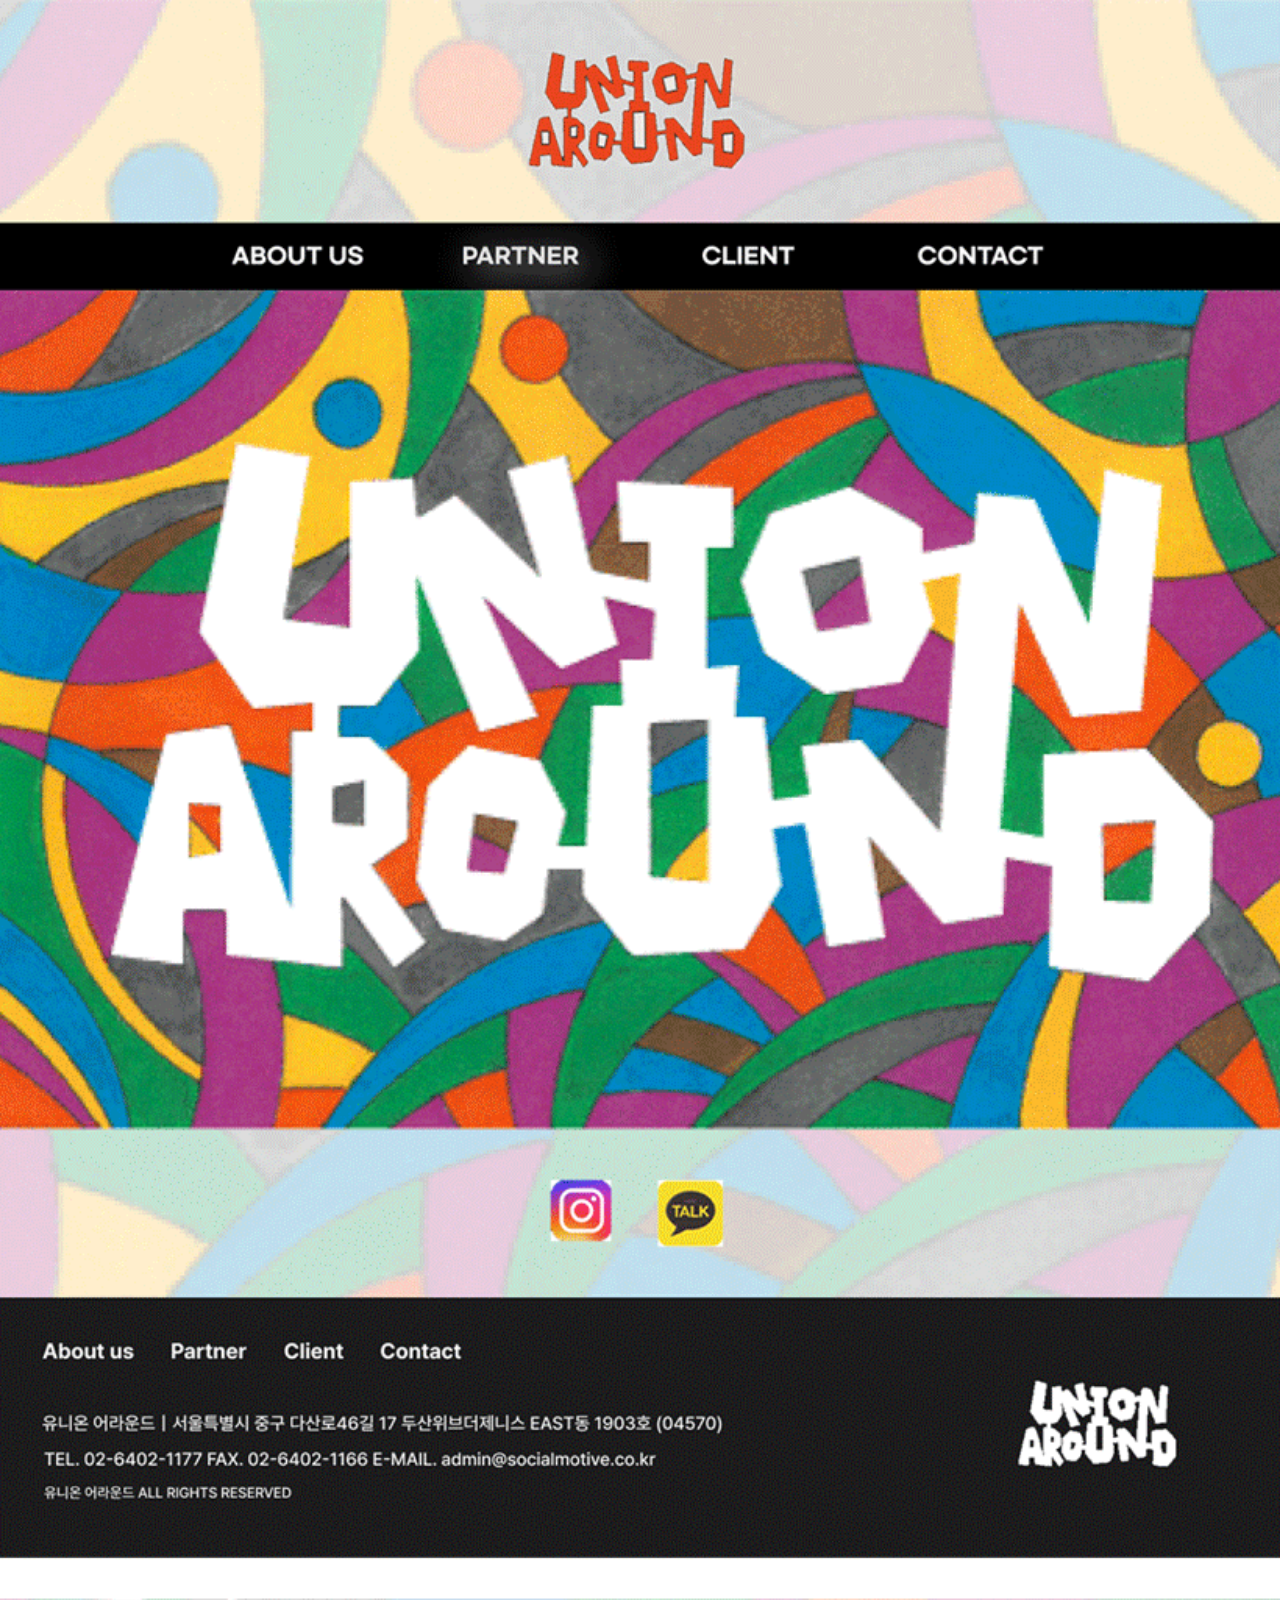
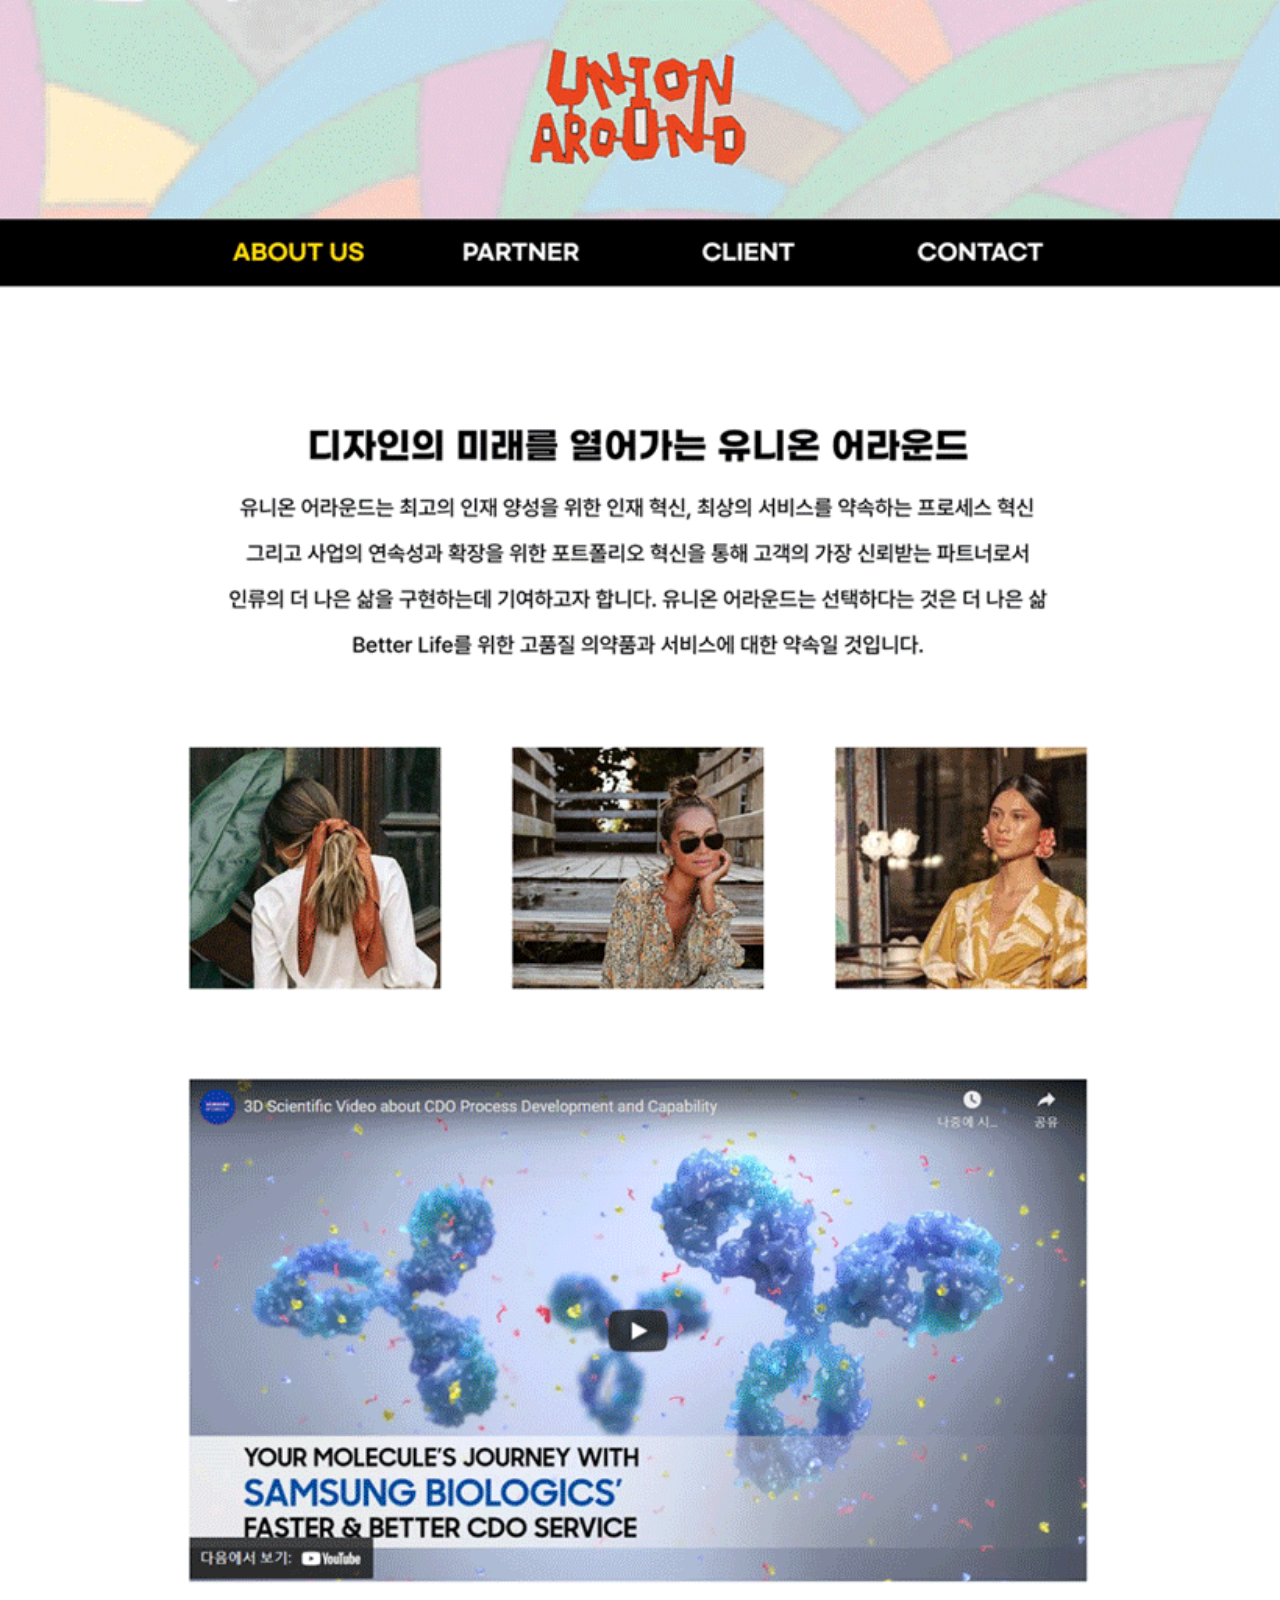
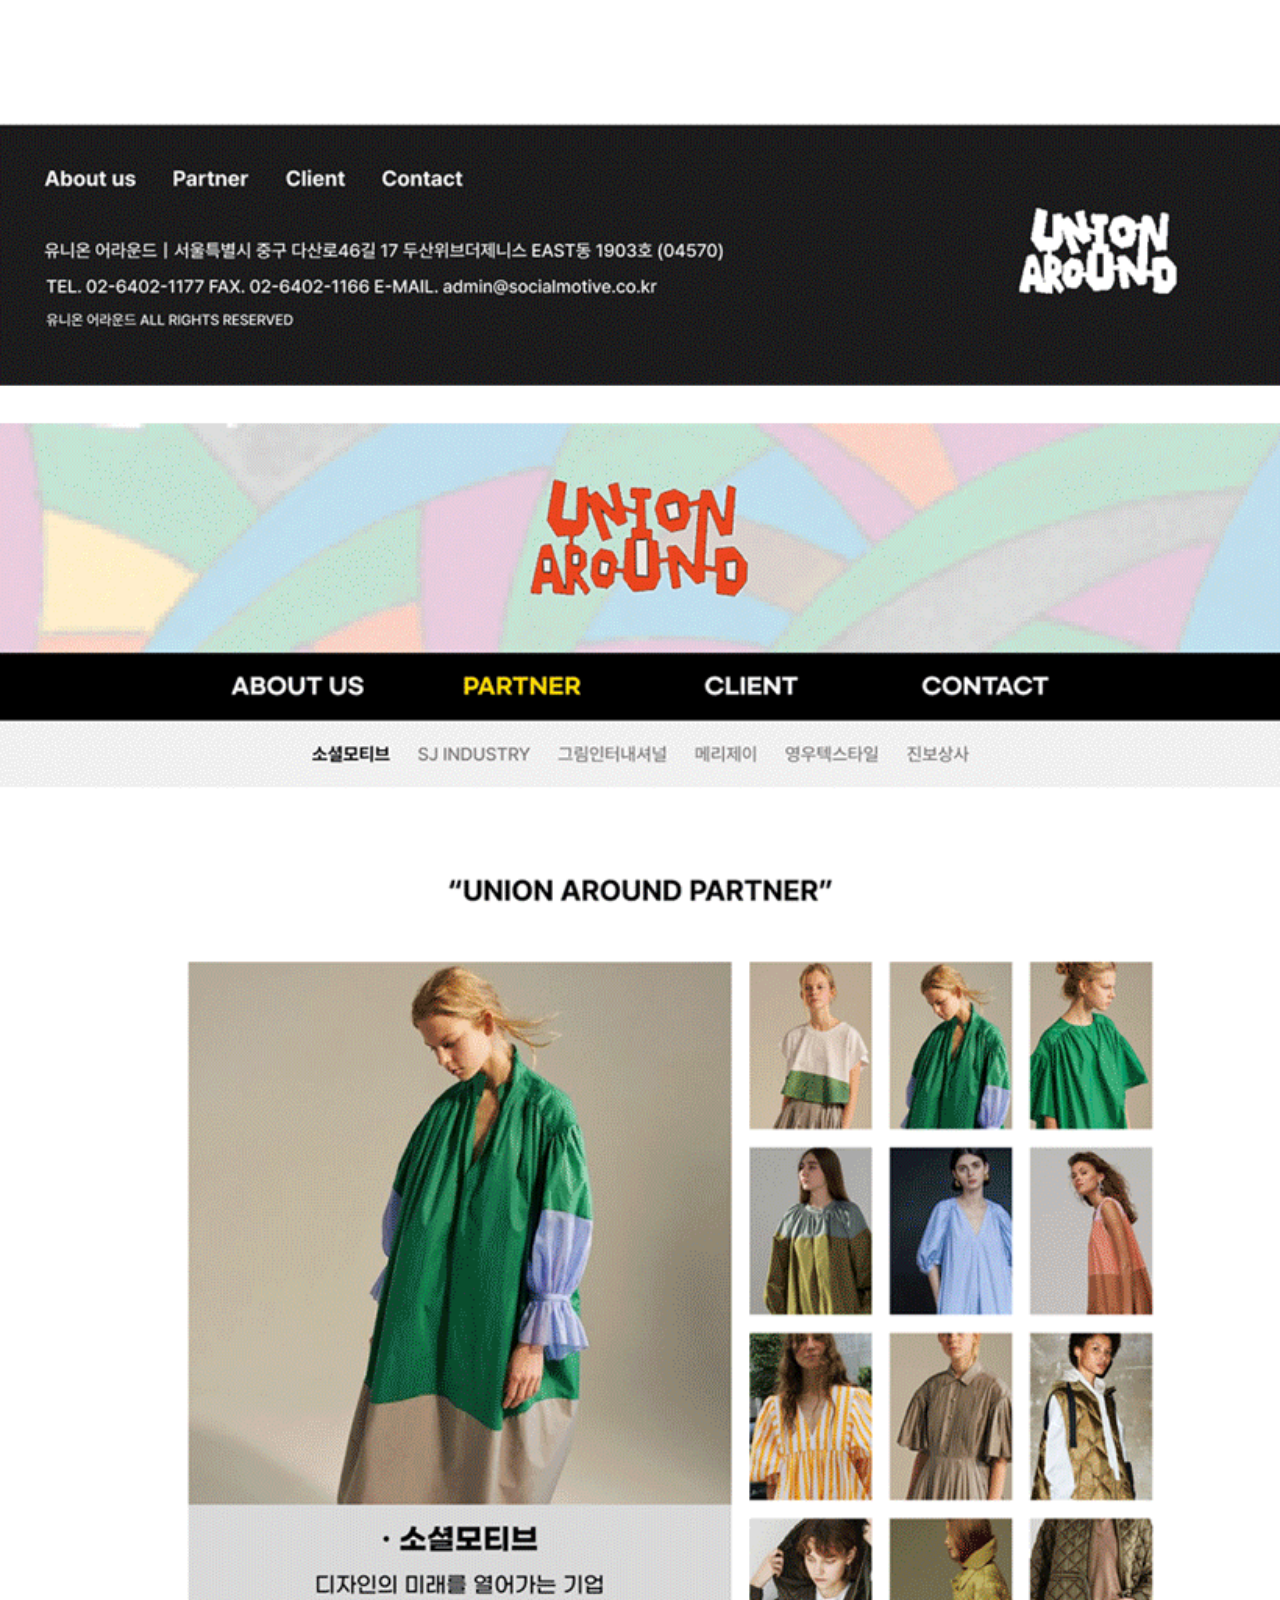
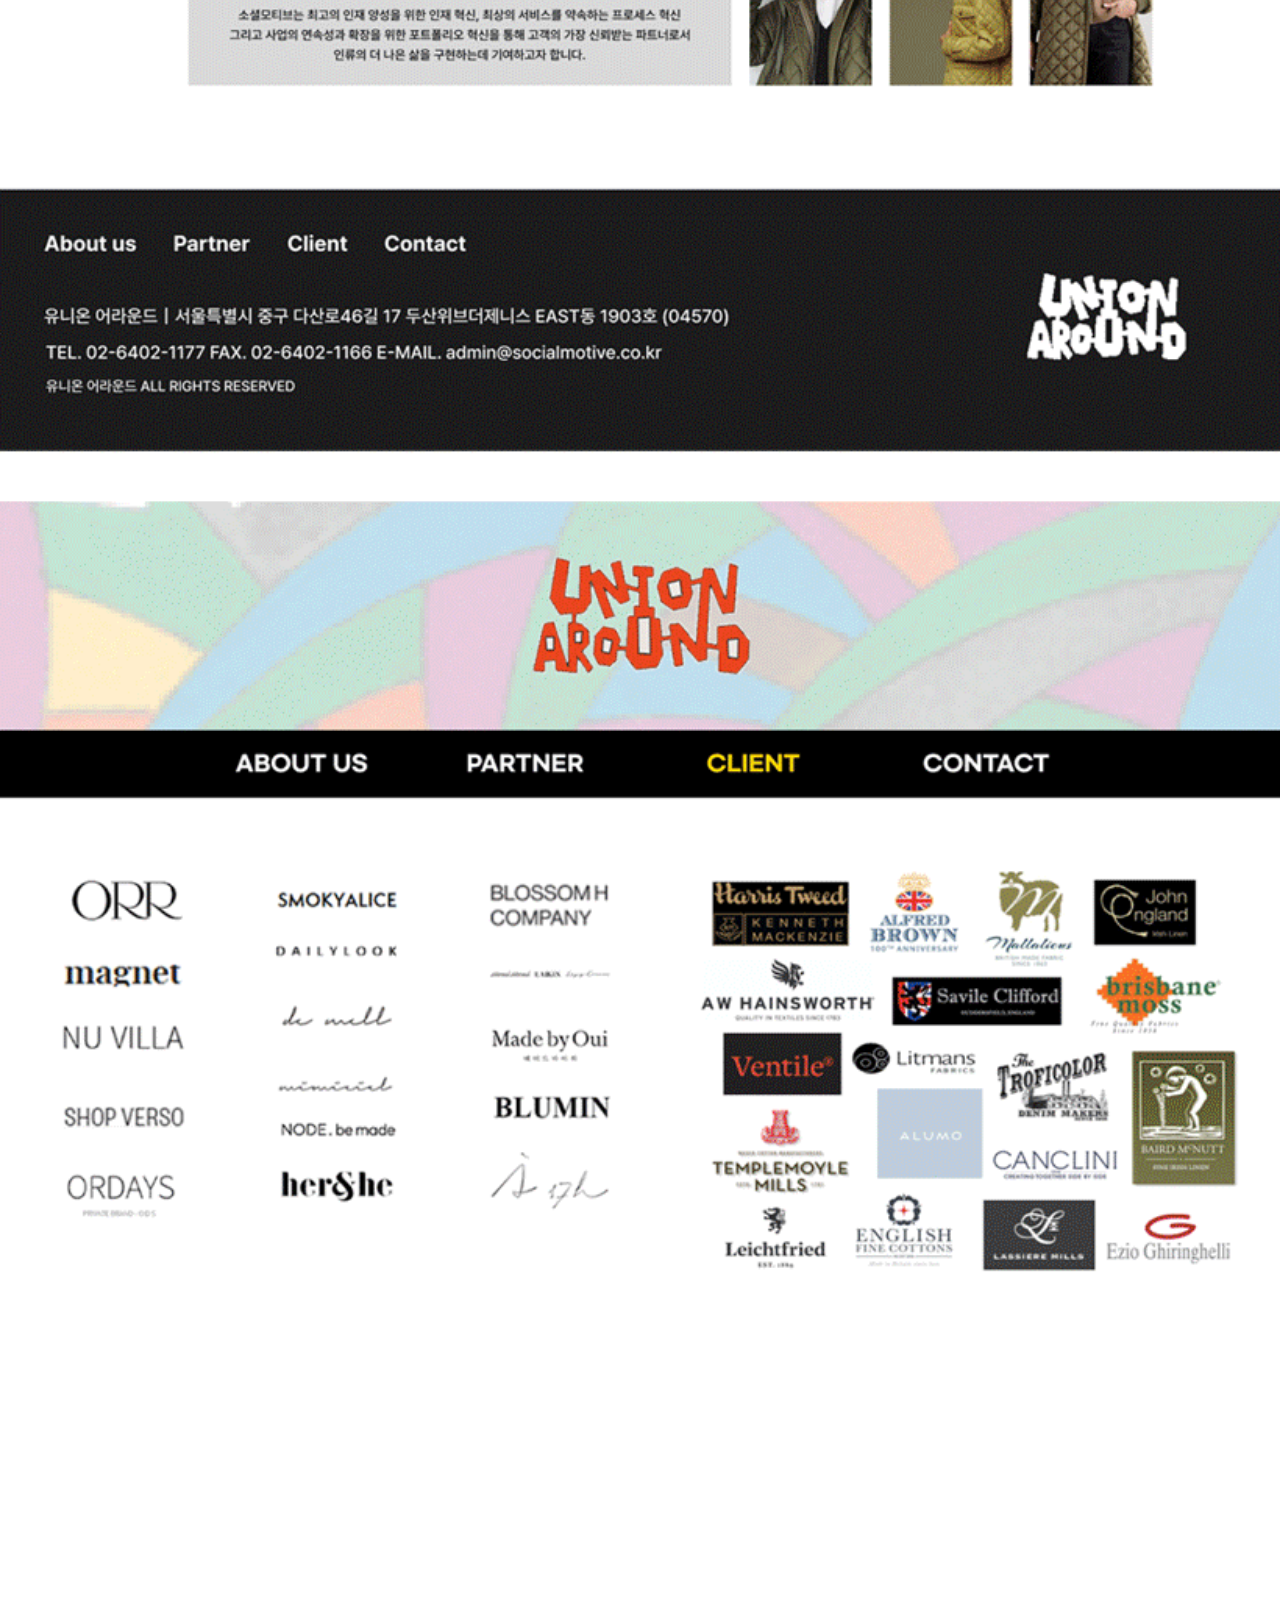
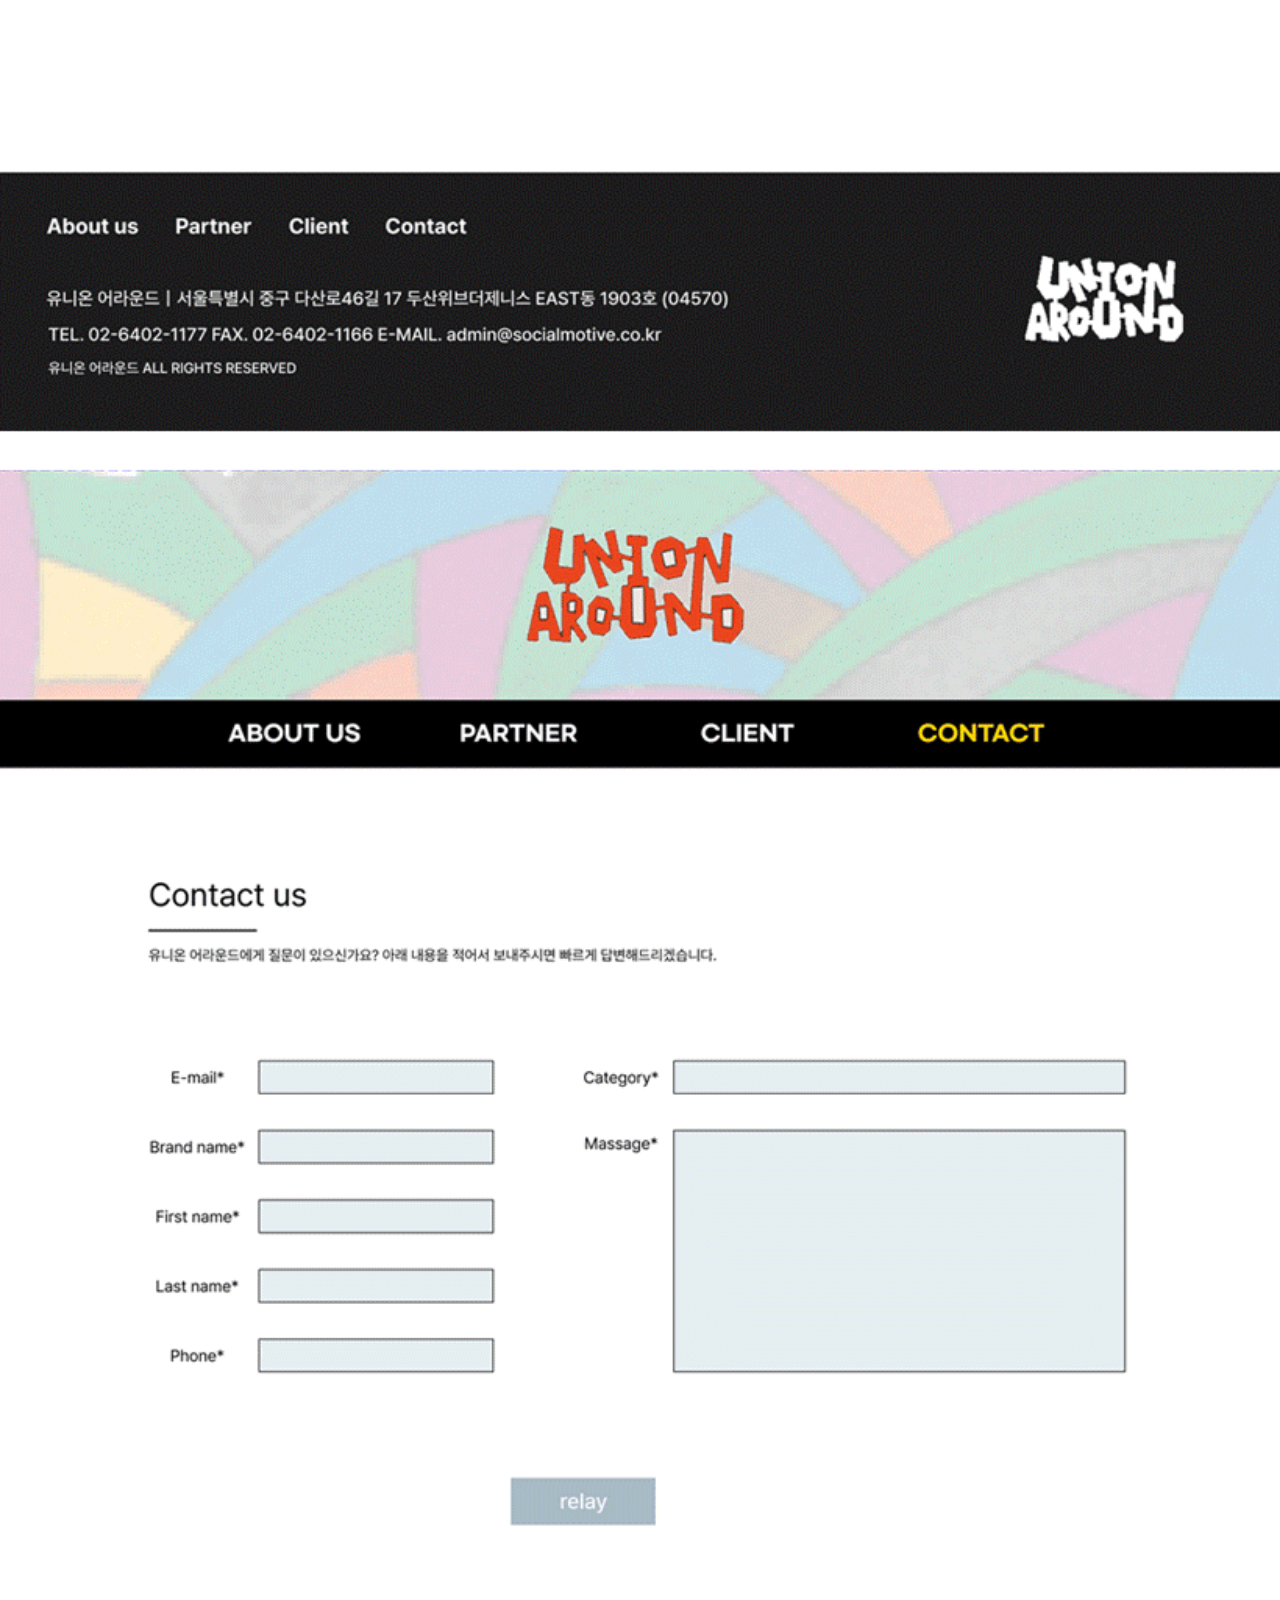
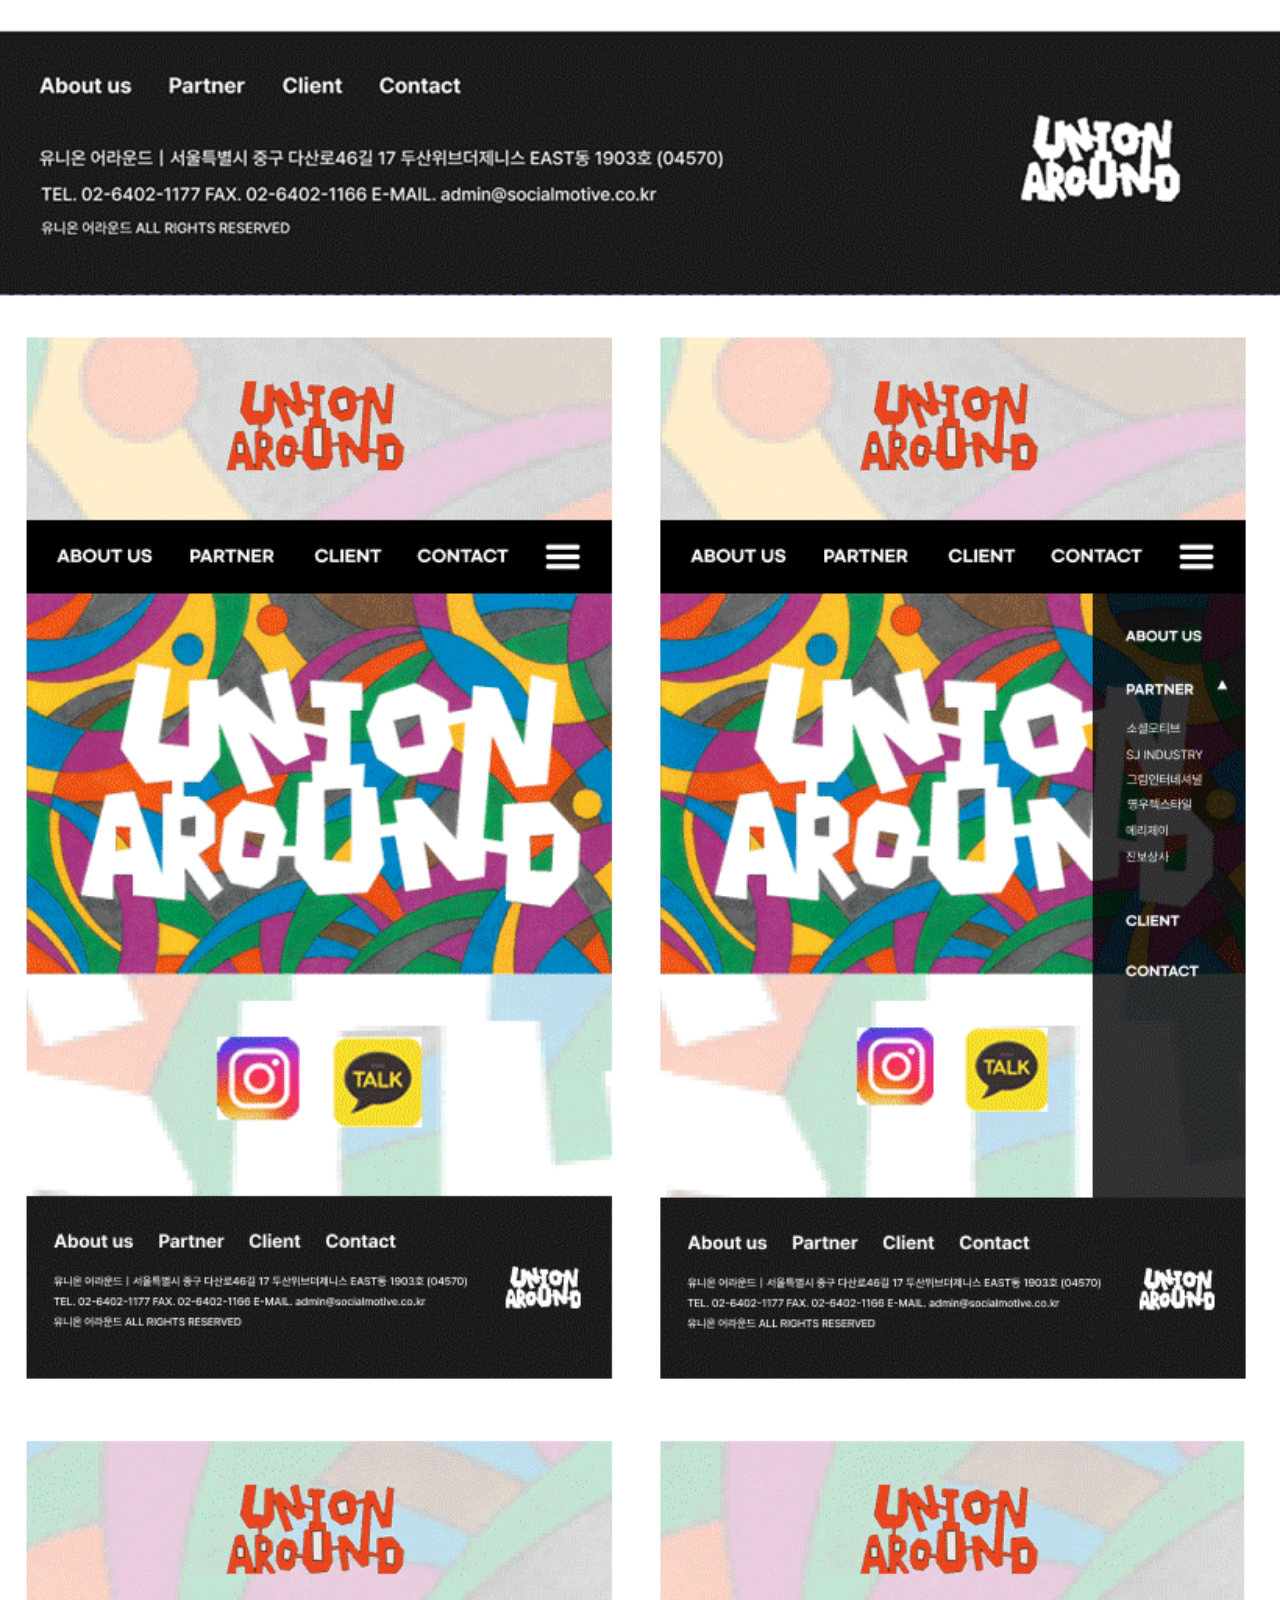
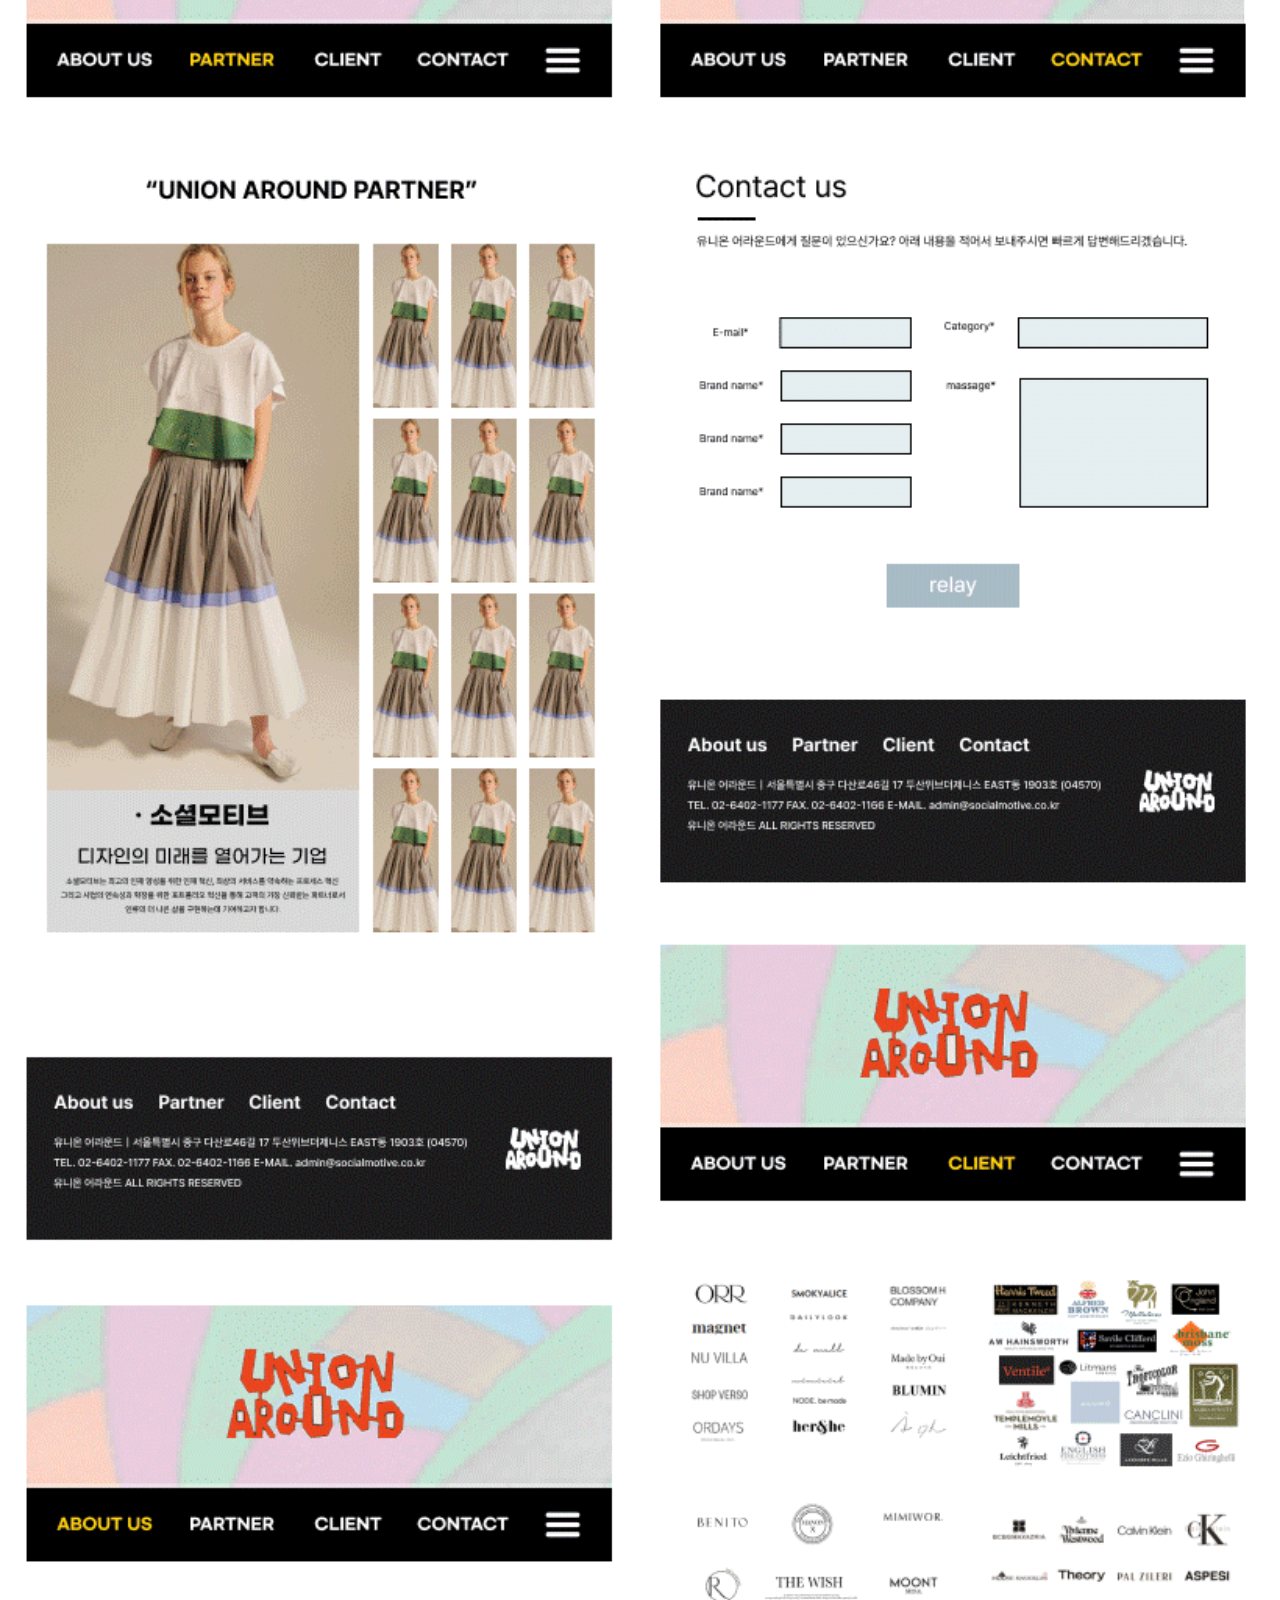
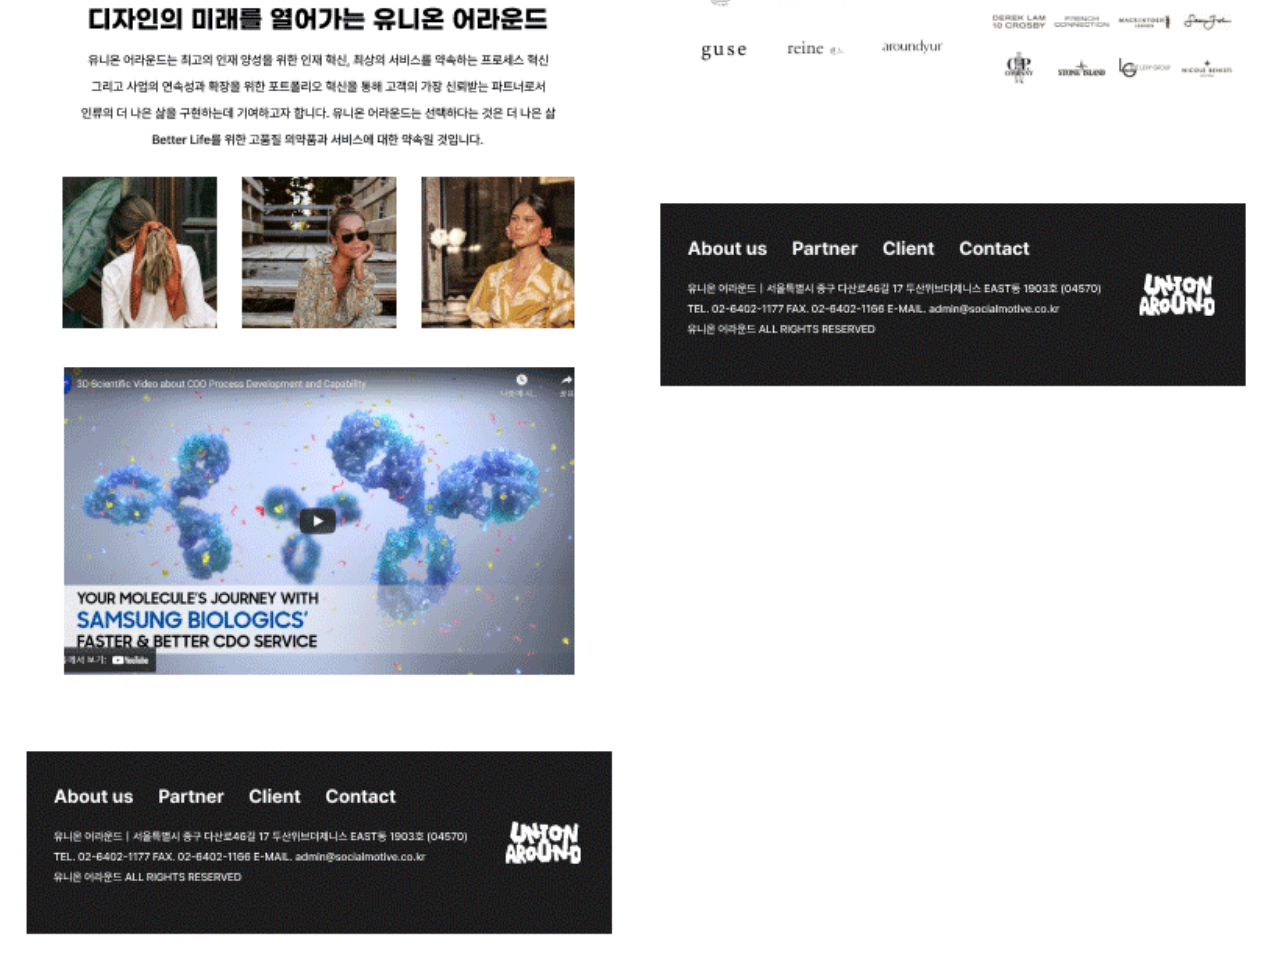
<file: html/popup5.html>
<!DOCTYPE html>
<html lang="zxx">
<head>
  <meta charset="UTF-8">
  <meta http-equiv="X-UA-Compatible" content="IE=edge">
  <meta name="viewport" content="width=device-width, initial-scale=1.0">
  <title>TP-LINK</title>
  <style>
    * {margin: 0; padding: 0;}
    img {width: 100%;}
  </style>
</head>
<body>
    <div>
        <img src="/images/UNION_01.png" alt="">
    </div>
</body>
</html>
</file>
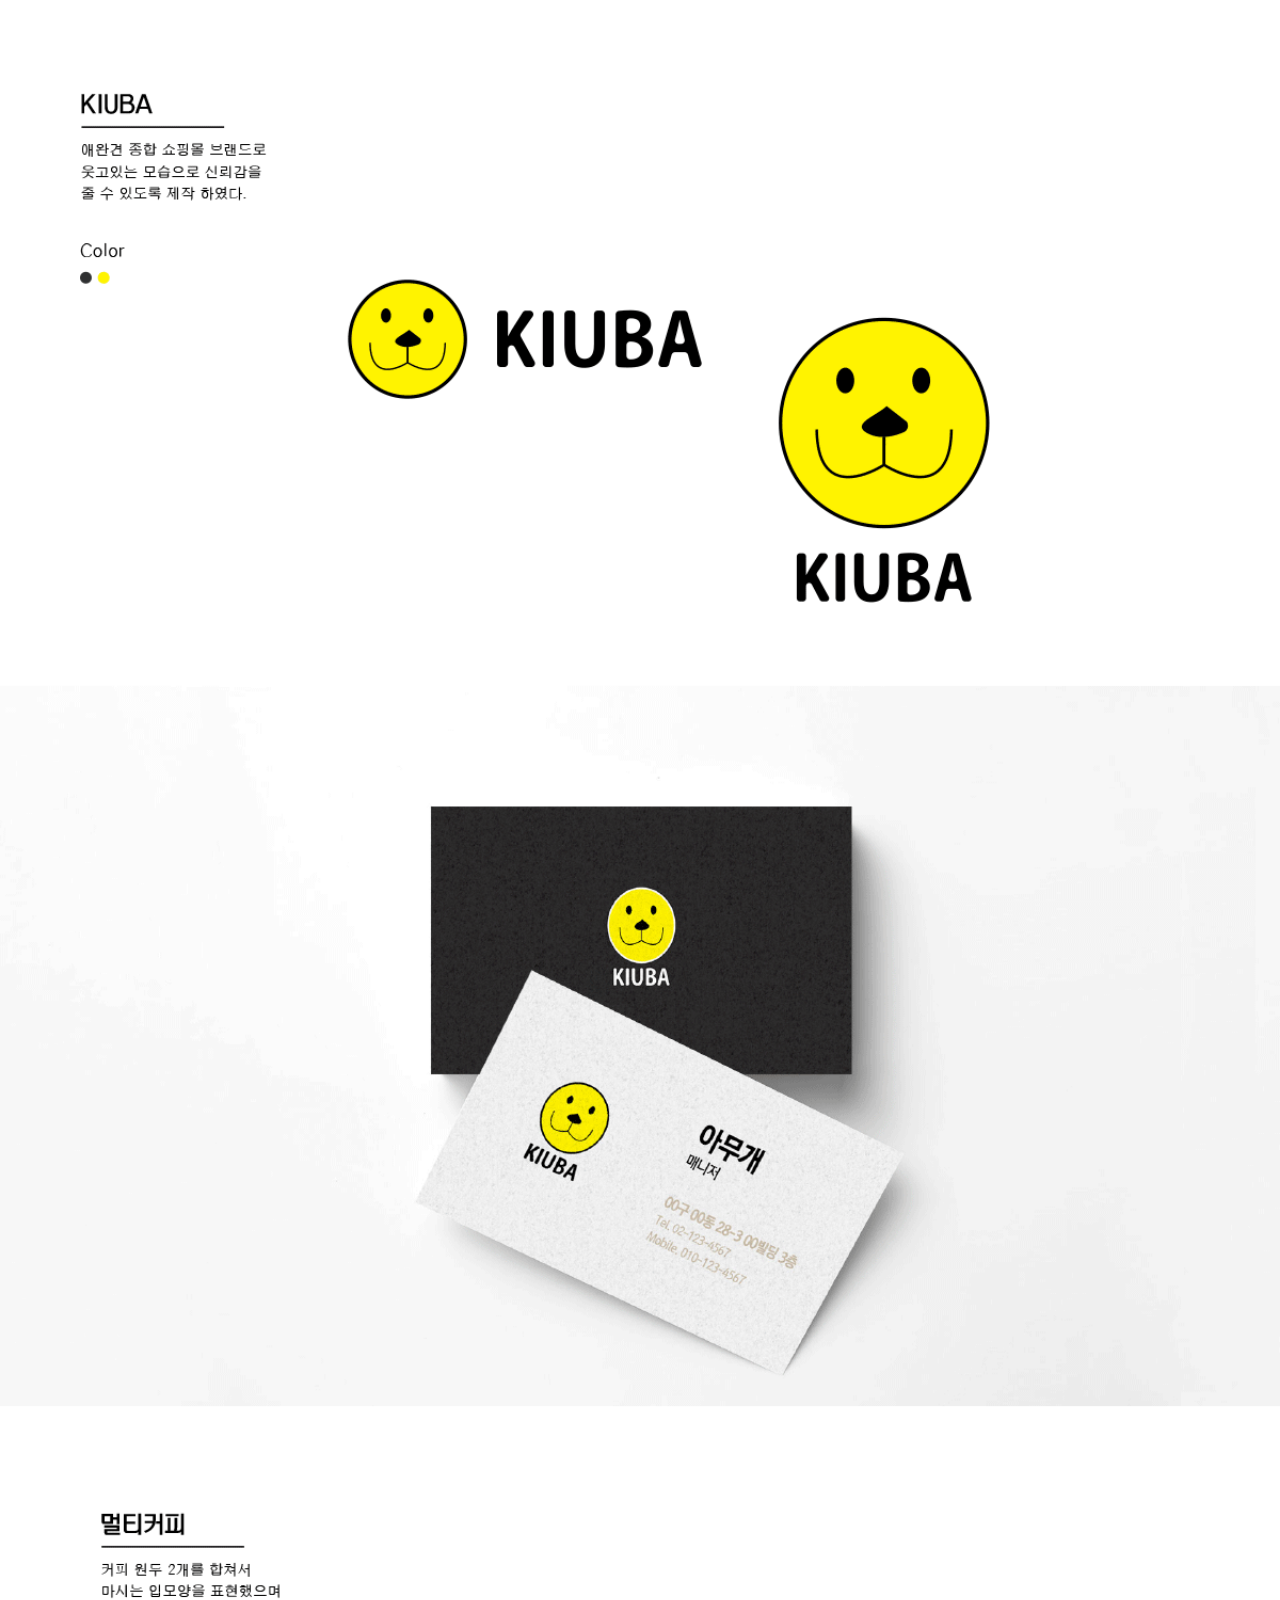
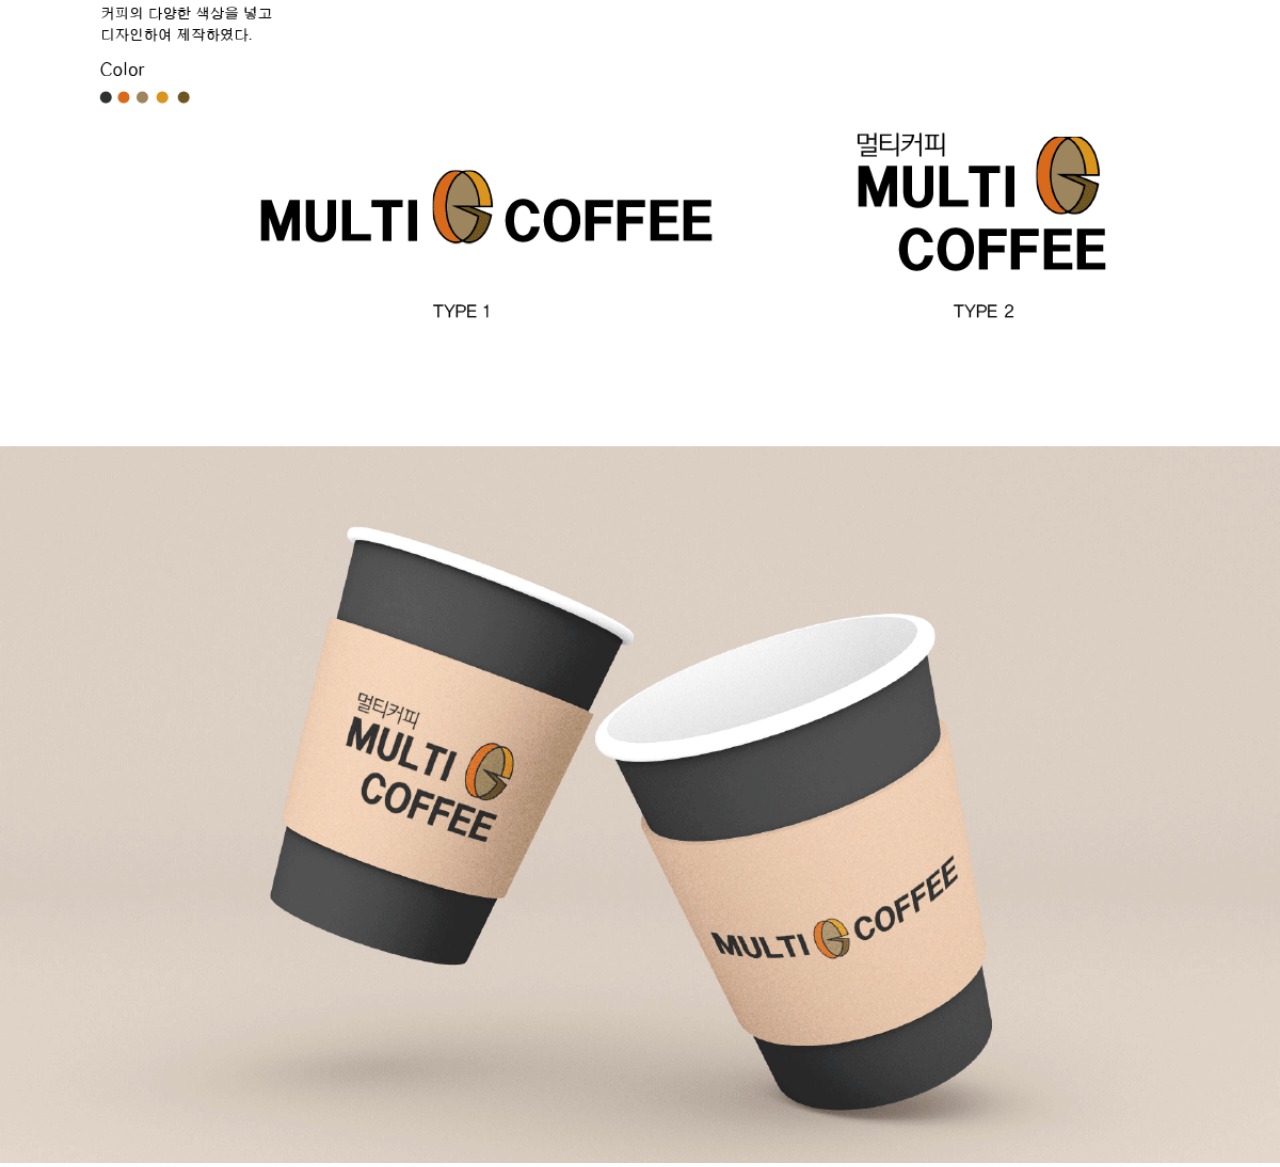
<file: html/popup6.html>
<!DOCTYPE html>
<html lang="zxx">
<head>
  <meta charset="UTF-8">
  <meta http-equiv="X-UA-Compatible" content="IE=edge">
  <meta name="viewport" content="width=device-width, initial-scale=1.0">
  <title>TP-LINK</title>
  <style>
    * {margin: 0; padding: 0;}
    img {width: 100%;}
  </style>
</head>
<body>
    <div>
        <img src="/images/LOGO_01.png" alt="">
    </div>
</body>
</html>
</file>
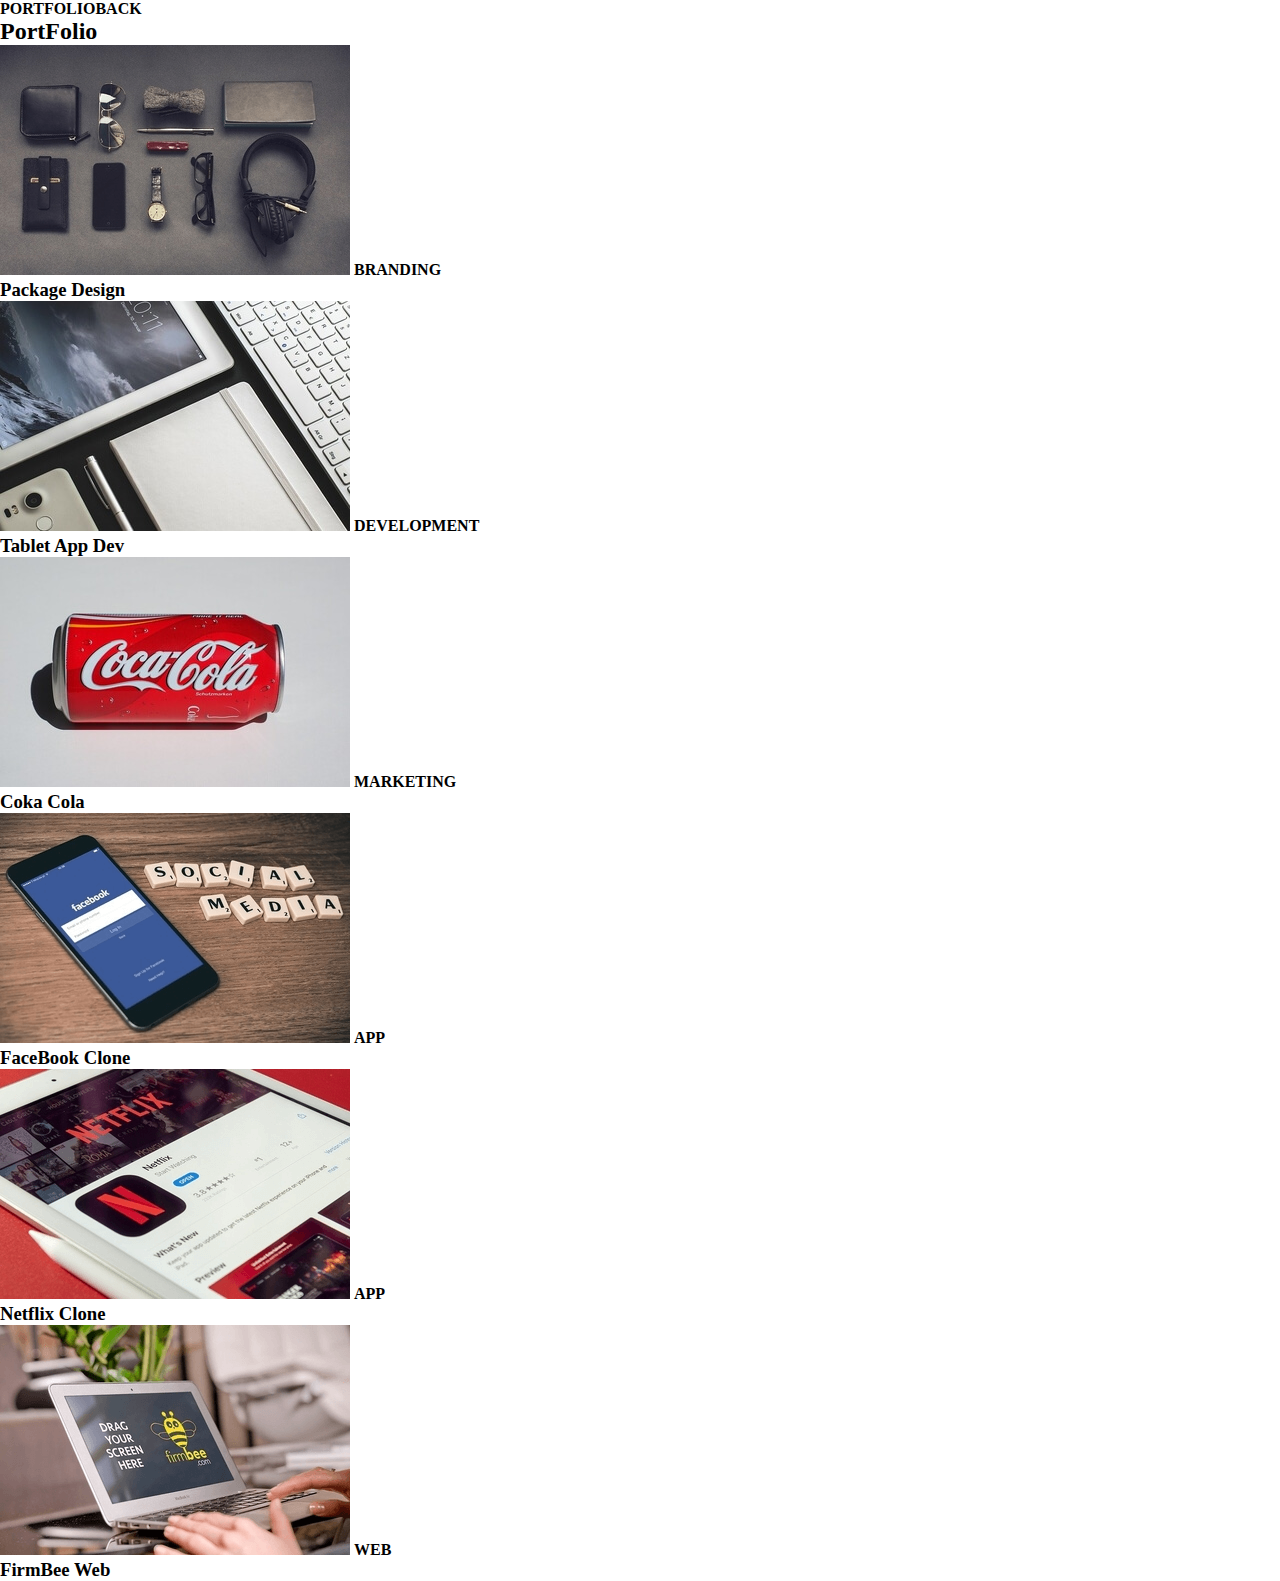
<file: html/portfolio.html>
<!DOCTYPE html>
<html lang="ko">
<head>
  <meta charset="UTF-8">
  <meta http-equiv="X-UA-Compatible" content="IE=edge">
  <meta name="viewport" content="width=device-width, initial-scale=1.0">
  <title>portfolio 영역</title>
  <link rel="stylesheet" href="init.css">
</head>
<body>
  <!-- PortFolio -->
  <section id="portfolio" class="portfolio">
    <div class="container">
      <div class="title">
        <h4>PORTFOLIOBACK</h4>
        <h2>PortFolio</h2>
      </div>
      <div class="portfolio-me">
        <div class="portfolio-inner">
          <img src="images/mock1.png" alt="">
          <strong>BRANDING</strong>
          <h3>Package Design</h3>
        </div>
        <div class="portfolio-inner">
          <img src="images/mock2.png" alt="">
          <strong>DEVELOPMENT</strong>
          <h3>Tablet App Dev</h3>
        </div>
        <div class="portfolio-inner">
          <img src="images/mock3.png" alt="">
          <strong>MARKETING</strong>
          <h3>Coka Cola </h3>
        </div>
        <div class="portfolio-inner">
          <img src="images/mock4.png" alt="">
          <strong>APP</strong>
          <h3>FaceBook Clone</h3>
        </div>
        <div class="portfolio-inner">
          <img src="images/mock5.png" alt="">
          <strong>APP</strong>
          <h3>Netflix Clone</h3>
        </div>
        <div class="portfolio-inner">
          <img src="images/mock6.png" alt="">
          <strong>WEB</strong>
          <h3>FirmBee Web</h3>
        </div>
      </div>
    </div>
  </section>
  <!-- //end PortFolio -->
</body>
</html>
</file>
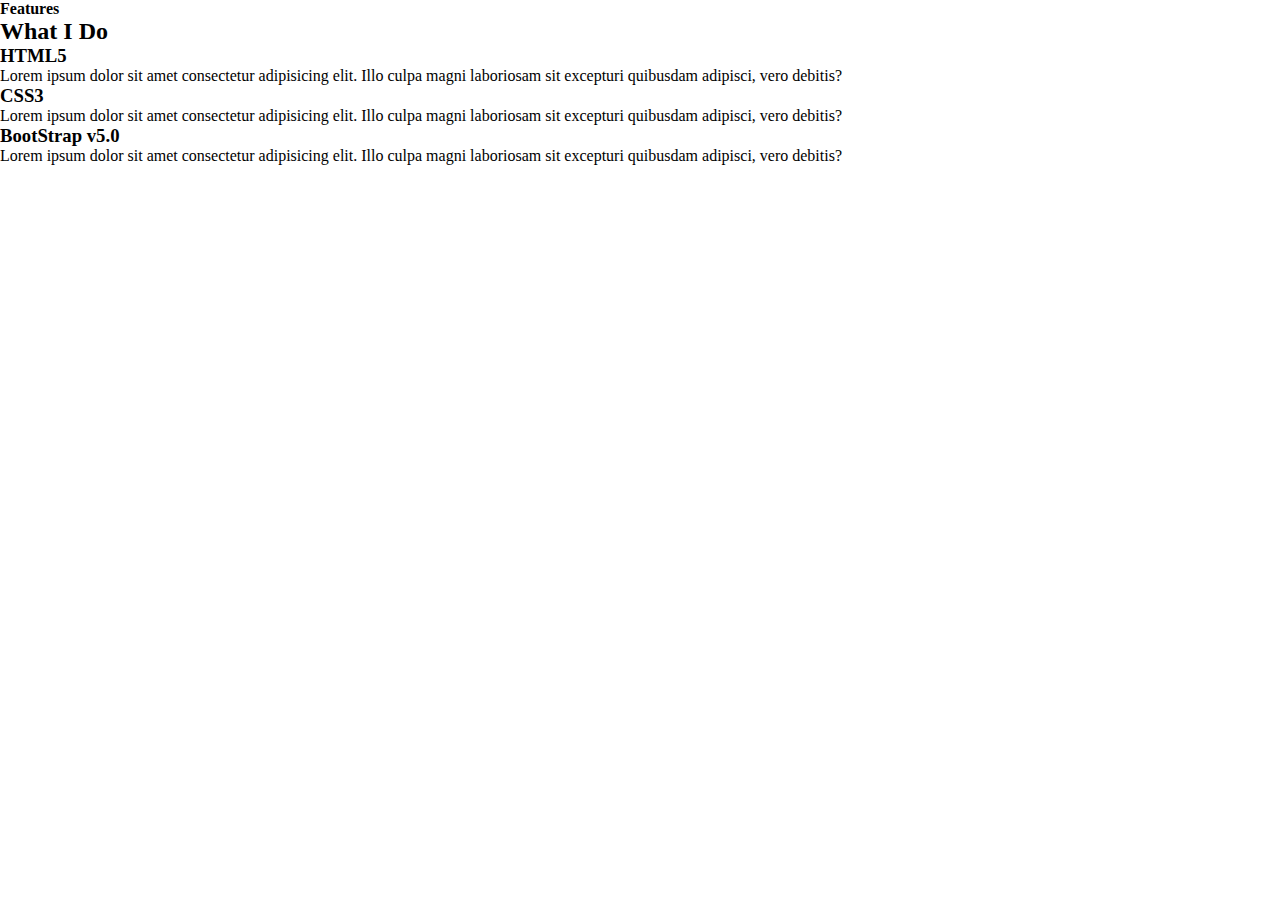
<file: html/what_i_do.html>
<!DOCTYPE html>
<html lang="ko">
<head>
  <meta charset="UTF-8">
  <meta http-equiv="X-UA-Compatible" content="IE=edge">
  <meta name="viewport" content="width=device-width, initial-scale=1.0">
  <title>What I Do</title>
  <link rel="stylesheet" href="https://cdnjs.cloudflare.com/ajax/libs/font-awesome/6.1.1/css/all.min.css" integrity="sha512-KfkfwYDsLkIlwQp6LFnl8zNdLGxu9YAA1QvwINks4PhcElQSvqcyVLLD9aMhXd13uQjoXtEKNosOWaZqXgel0g==" crossorigin="anonymous" referrerpolicy="no-referrer" />

  <link rel="stylesheet" href="init.css">
</head>
<body>
  <!-- What I Do -->
  <section id="features" class="do">
    <div class="container">
      <div class="title">
        <h4>Features</h4>
        <h2>What I Do</h2>
      </div>
      <div class="do-me">                
        <div class="do-inner">
          <div class="icon">
            <i class="fa-brands fa-html5"></i>
          </div>
          <div class="content">
            <h3>HTML5</h3>
            <p>Lorem ipsum dolor sit amet consectetur adipisicing elit. Illo culpa magni laboriosam sit excepturi quibusdam adipisci, vero debitis?</p>
          </div>
        </div>        
        <div class="do-inner">
          <div class="icon">
            <i class="fa-brands fa-css3-alt"></i>        
          </div>
          <div class="content">
            <h3>CSS3</h3>
            <p>Lorem ipsum dolor sit amet consectetur adipisicing elit. Illo culpa magni laboriosam sit excepturi quibusdam adipisci, vero debitis?</p>
          </div>
        </div>
        <div class="do-inner">
          <div class="icon">
            <i class="fa-brands fa-bootstrap"></i>
          </div>
          <div class="content">
            <h3>BootStrap v5.0</h3>
            <p>Lorem ipsum dolor sit amet consectetur adipisicing elit. Illo culpa magni laboriosam sit excepturi quibusdam adipisci, vero debitis?</p>
          </div>
        </div>
      </div>
    </div>  
  </section>
  <!-- //end What I Do -->
</body>
</html>
</file>
<file: style.css>
@import url('https://fonts.googleapis.com/css2?family=Poppins:wght@400;700&family=Varela+Round&display=swap');
/* header.css */
*{
  margin:0;
  padding:0;
  box-sizing:border-box;
}
a, a:link, a:visited{
  color:inherit;
  text-decoration:none;
}
li{
  list-style:none;
}
.container{
  width:1140px;
  margin:0 auto;
}
header{
  position:fixed;
  color:white;
  top:0;
  z-index:1;
  width:100%;
  padding:1rem;
}
header .container{
  display:flex;
  justify-content:space-between;
  align-items:center;
  width:100%;
}
header nav ul{
  display:flex;
}
header nav ul li{
  padding:10px;
}
header button{
  background: transparent;
  border:0;
  cursor: pointer;
  color:white; 
}
header h1 button{
  font-size: 2rem;
  font-weight: bold;
}
header nav ul li button{
  font-size: 1.2rem;
}
/* End header.css */
/* main.css */
main{
  width:100%;
  height:100vh;
  color:white;
  background:linear-gradient(rgba(0,0,0,0.8), rgba(0,0,0,0.8)), url('images/backg01.jpg') center center;
  background-size:cover;
  display:flex;
  justify-content:center;
  align-items:center;
  text-align:center;
}
main h4{
  font-size:2rem;
}
main h2{
  font-size:3.5rem;
  margin:2rem 0;
  letter-spacing:3px;
  font-family:'Varela Round', sans-serif; /* 웹 폰트 추가 */
}
main p{
  max-width:500px;
  margin:0 auto;
  font-size:1.25rem;
}
/*main button.download{
  background-color:transparent;
  border:3px solid white;
  border-radius:20px;
  padding:1rem 2rem;
  margin-top:3rem;
  color:white;
  font-weight:bold;
  cursor:pointer;
}*/
main button.mouse{
  background-color:transparent;
  border:none;
  color:white;
  font-size:2rem;
  position:absolute;
  bottom:1rem;
  left:50%;
  transform:translateX(-50%);
  animation:upDown 1s ease-in-out infinite;
  cursor:pointer;
}
@keyframes upDown{
  0%{
    bottom:1rem;
  }
  50%{
    bottom:1.5rem;
  }
  100%{
    bottom:1rem;
  }
}
main h2 span::after{
  content:"";
  height:40px;
  width:3px;
  background-color:#fff;
  display:inline-block;
  animation: blink .7s ease-in-out infinite;
}
@keyframes blink {
  0%{
    opacity: 1;
  }
  100%{
    opacity: 0;
  }
}

/* about_me.css */
section{
  font-family:'Poppins', sans-serif;
  padding:5rem 0;
}
section:nth-child(3n){
  background-color:#f8f8f8;
}
section .title{
  margin-bottom:3rem;
}
section .title h4{
  font-size:1.35rem;
  color:#ed4848;
  position:relative;
}
section .title h2{
  font-size:3.5rem; 
}
section .title p{
  font-size:1.15rem;
}
/* float 속성 해제 */
section .about-self::after{
  content:"";
  clear:both;
  display:block;
}
/* 본문 너비 절반 지정 & 왼쪽 배치 */
section .about-self .left{
  width:50%;
  float:left;
}
/* 이미지 크기가 부모 영역을 넘지 않도록 부모 영역의 최대 크기로 지정 */
section .about-self .left img{
  max-width:100%;
}
/* 본문 너비 절반 지정 & 오른쪽 배치 */
section .about-self .right{
  width:50%;
  float:left;
  padding:0 2rem;
}
/* 본문 오른쪽 h3 태그의 글자 크기와 여백 지정 */
section .about-self .right h3{
  font-size:2.25rem;
  margin-bottom:1rem;
}
/* 본문 오른쪽 h3 태그의 strong 태그 색상 강조 */
section .about-self .right h3 strong{
  color:#ed4848;
}
/* 본문 오른쪽 p 태그의 크기와 여백 지정 */
section .about-self .right p{
  font-size:1.15rem;
  margin:1rem 0;
}
/* 본문 오른쪽의 아이콘 폰트 크기와 여백 지정 */
section .about-self .right .social a{
  font-size:2.5rem;
  margin-right:0.2rem;
}
/* End about_me.css */
/* what_i_do.css */
/* float 속성 해제*/
section .do-me::after{
  content:"";
  display:block;
  clear:both;
}
/* 사각형 크기와 간격, 내부 여백 설정 */
section .do-me .do-inner{
  background-color:#fff;
  width:25%;
  padding:2rem; 
  float:left;
  margin-right:5%;
  cursor:pointer;
  border-radius: 10%;
  margin-bottom: 30px;
  margin-left: 35px;
}
/* 마지막 사각형의 외부 여백 설정 */
section .do-me .do-inner:last-child{
  margin-right:0;
}
/* 아이콘 폰트 크기와 색상 */
section .do-me .do-inner .icon img{
  width: 50px;
}
/* HTML5, CSS3, BootStrap v5.0 텍스트 크기와 간격 */
section .do-me .do-inner .content h3{
  font-size:2rem;
  margin:1rem 0;
}
/* 사각형 텍스트 크기 */
section .do-me .do-inner .content p{
  font-size:1.15rem;
}
/* do-inner 클래스에 마우스를 올리면 배경색과 텍스트 색상 변경 */
section .do-me .do-inner:hover{
  background-color:lightcoral;
  color:white;
}
/* do-inner 클래스에 마우스를 올리면 아이콘 폰트 색상 변경 */
section .do-me .do-inner:hover i{
  color:white;
}
/* End what_i_do.css */
/* background.css */
/*.bg{
  background:url('images/bg_01.PNG') center center;
  background-size:cover;
  background-attachment:fixed;
  height:650px;
}*/
/* End background.css */
/* portfolio.css */
/* clear 속성으로 float 속성값 해제*/
section.portfolio::after{
  content:"";
  display:block;
  clear:both;
}
/* portfolio-inner 사각형 꾸미기 */
section.portfolio .portfolio-inner{
  width:30%;
  margin-right:5%;
  padding:1rem 1rem 1.5rem 1rem;
  float:left;
  background-color:#fff;
  border:1px solid #ccc;
  margin-bottom:3rem;
  cursor: pointer;
}
/* 3번째마다 margin-right 0 적용 */
section.portfolio .portfolio-inner:nth-child(3n){
   margin-right: 0;
}
/* 이미지의 크기가 부모 요소를 넘지 않도록 100%로 지정 */
section.portfolio .portfolio-inner img{
  width:100%;
  display:block;
}
/* strong 태그 색상과 간격 */
section.portfolio .portfolio-inner strong{
  color:#ff6a6a;
  margin:0.5rem 0;
  display:block;
}
/* h3 태그 색상과 간격 */
section.portfolio .portfolio-inner h3{
  font-size:1.75rem;
}

/*디자인태그 영역*/
section.design::after{
  content:"";
  display:block;
  clear:both;
}
/* portfolio-inner 사각형 꾸미기 */
section.design .design-inner{
  width:30%;
  margin-right:5%;
  padding:1rem 1rem 1.5rem 1rem;
  float:left;
  background-color:#fff;
  border:1px solid #ccc;
  margin-bottom:3rem;
  cursor: pointer;
}
/* 3번째마다 margin-right 0 적용 */
section.design .design-inner:nth-child(3n){
   margin-right: 0;
}
/* 이미지의 크기가 부모 요소를 넘지 않도록 100%로 지정 */
section.design .design-inner img{
  width:100%;
  display:block;
}
/* strong 태그 색상과 간격 */
section.design .design-inner strong{
  color:#ff6a6a;
  margin:0.5rem 0;
  display:block;
}
/* h3 태그 색상과 간격 */
section.design .design-inner h3{
  font-size:1.75rem;
}
/* End portfolio.css */
/* contact_with_me.css */

section.contact .contact-me::after{
  content:"";
  display:block;
  clear:both;
}
section.contact .contact-me .left{
  width:30%;
  float:left;
}
section.contact .contact-me .right{
  float:left;
  width:65%;
  margin-left:5%;
}
section.contact .contact-me .left .card{
  border:1px solid #ccc;
  padding:1rem;
  display:flex;
  align-items:center;
  margin-bottom:1.25rem;
}
section.contact .contact-me .left .card .icon i{
  font-size:2rem;
  margin-right:15px;
}
section.contact .contact-me .right{ 
  float:left;
  width:65%;
  margin-left:5%;
  margin-bottom:2rem;
  border:1px solid #ccc;
  padding:1rem;
}
/* pure-group 사이 간격 지정 */
section.contact .contact-me .right .pure-group{
  margin-bottom:1.25rem;
}
/* label 태그가 인라인 성격이어서 외부 여백을 적용하기 위해 block으로 변경 */
section.contact .contact-me .right .pure-group label{
  display:block;
  margin-bottom:0.85rem;
}
/* input 요소 꾸미기 */
section.contact .contact-me .right .pure-group input{
  padding:0.625rem;
  width:100%;
  outline:none;
  border:1px solid #ccc;
  border-radius:10px;
}
/* :focus 가상 클래스 선택자로 입력 요소에 커서가 활성화되면 파란색 테두리와 그림자 효과 추가 */ 
section.contact .contact-me .right .pure-group input:focus{
  border:1px solid #719ECE;
  box-shadow:0 0 10px #719ECE;
}
/* textarea 요소 꾸미기 */
section.contact .contact-me .right .pure-group textarea{
  height:300px;
  width:100%;
  resize:none;
  border:1px solid #ccc;
  border-radius:10px;
}
/* textarea 요소에 커서 활성화가 되면 파란색 테두리와 그림자 효과 추가 */
section.contact .contact-me .right .pure-group textarea:focus{
  outline:none;
  border:1px solid #719ECE;
  box-shadow:0 0 10px #719ECE;
}
/* 버튼 요소 꾸미기 */
section.contact .contact-me .right button{
  width:100%;
  padding:1rem;
  background-color:#ff6a6a;
  border:none;
  color:white;
}

/* End contact_with_me.css */
/* media.css */
@media screen and (max-width: 1140px){

  /* 메인 container 기준 1140 -> 992px */
  main .container{
    width: 992px;
  }
  
  /* 섹션 container 기준 1140 -> 600px */
  section .container{
    width:600px;
  }

  /* About me 영역 왼쪽을 너비를 50% -> 100% 변경 */
  section .about-self .left{
    width:100%;
    margin-bottom: 1.5rem;
  }
  /* About me 영역 오른쪽 너비를 50% -> 100% 변경 */
  section  .about-self .right{
    width:100%;
    padding:0;
  }

  /* What I Do 영역의 콘텐츠 박스의 너비를 30% -> 48% 변경 */
  section .do-me .do-inner{
    width:48%;
    margin-bottom: 1.5rem;
    margin-right: 0;
  }

  section .do-me .do-inner:nth-child(2n+1){
    margin-right:4%; /* 1, 3, 5...번째 본문 사각형에 margin-right 4% 적용 */
  }
  
  /* PortFolio 영역의 콘텐츠 박스 너비를 30% ->  48% 변경 */
  section .portfolio-me .portfolio-inner{
    width:48%;
    margin-right: 0;
  }

  section .portfolio-me .portfolio-inner:nth-child(2n+1){
    margin-right:4%;
  }

  /* Contact With Me 영역 */
  section.contact .contact-me .left{
    width:100%; /* 너비 변경 30% -> 100% */
  }
  
  section.contact .contact-me .right{
    width:100%;/* 너비 변경 65% -> 100% */
    margin-left: 0; /* margin 초기화 */
    
  }
}

@media (max-width: 992px){
  html{
    font-size: 14px;
  }

  /* 메인 영역 container 기준 너비 변경 */
  main .container{
    width: 768px; /* 992px -> 768px */
  }

  /* PortFolio 영역 */
  section .portfolio-me .portfolio-inner{
    width:100%; /* 48% -> 100% 변경 */
  } 
}

@media (max-width: 768px){
  html{
    font-size: 13px;
  }
  
  /* 메인 영역 container 기준 너비 변경 */
  main .container{
    width: 576px; /* 768px -> 576px */
  }

  section .container{
    width:400px; /* 600px -> 400px */
  }

  section .do-me .do-inner{
    width:100%; /* 48% -> 100% */
    margin-right: 0; /* margin 초기화 */
  }
}

@media (max-width: 576px){
  
  html{
    font-size: 12px;
  }

  main .container{
    width: 400px; /* 576px -> 400px */
  }

  section .container{
    width:360px; /* 400px -> 360px */
  }
}

@media (max-width: 400px){
  
  html{
    font-size: 11px;
  }
  main .container{
    width: 320px;/* 400px -> 320px */
  }

  main h4{
    font-size: 1.5rem;
  }
  section .container{
    width: 320px;/* 360px -> 320px */
  }
  section .title h2{
    font-size: 3rem; /* 3.5rem -> 3rem */
  }
}
/* End media.css */
header.active{
  background-color:rgba(0,0,0);
  animation:fadeIn 0.5s ease-in-out;
}
@keyframes fadeIn{
  0%{
    opacity:0;
  }
  100%{
    opacity:1;
  }
}
</file>
<file: html/init.css>
*{
  margin:0;
  padding:0;
  box-sizing: border-box;
}
a, a:link, a:visited{
  color:inherit;
  text-decoration:none;
}
li{
  list-style:none;
}
</file>
<file: css/header.css>
/* header.css */
*{
  margin:0;
  padding:0;
  box-sizing:border-box;
}

a, a:link, a:visited{
  color:inherit;
  text-decoration:none;
}

li{
  list-style:none;
}

.container{
  width:1140px;
  margin:0 auto;
}

header{
  position:absolute; /* 13.3.3 absolute -> fixed */
  color:black; /* 13.3.3 black -> white */
  top:0;
  z-index:1;
  width:100%;
  padding:1rem;
}

header .container{
  display:flex;
  justify-content:space-between;
  align-items:center;
  width:100%;
}

header nav ul{
  display:flex;
}

header nav ul li{
  padding:10px;
}

header button{
  background: transparent;
  border:0;
  cursor: pointer;
  /* 13.3.3 에서 추가*/
  /* color:white;  */
}
header h1 button{
  font-size: 2rem;
  font-weight: bold;
}
header nav ul li button{
  font-size: 1.2rem;
}
/* 13.10.2에 추가 */

header.active{
  background-color:rgba(0,0,0);
  animation:fadeIn 0.5s ease-in-out;
}
@keyframes fadeIn{
  0%{
    opacity:0;
  }
  100%{
    opacity:1;
  }
}

/* End header.css */
</file>
